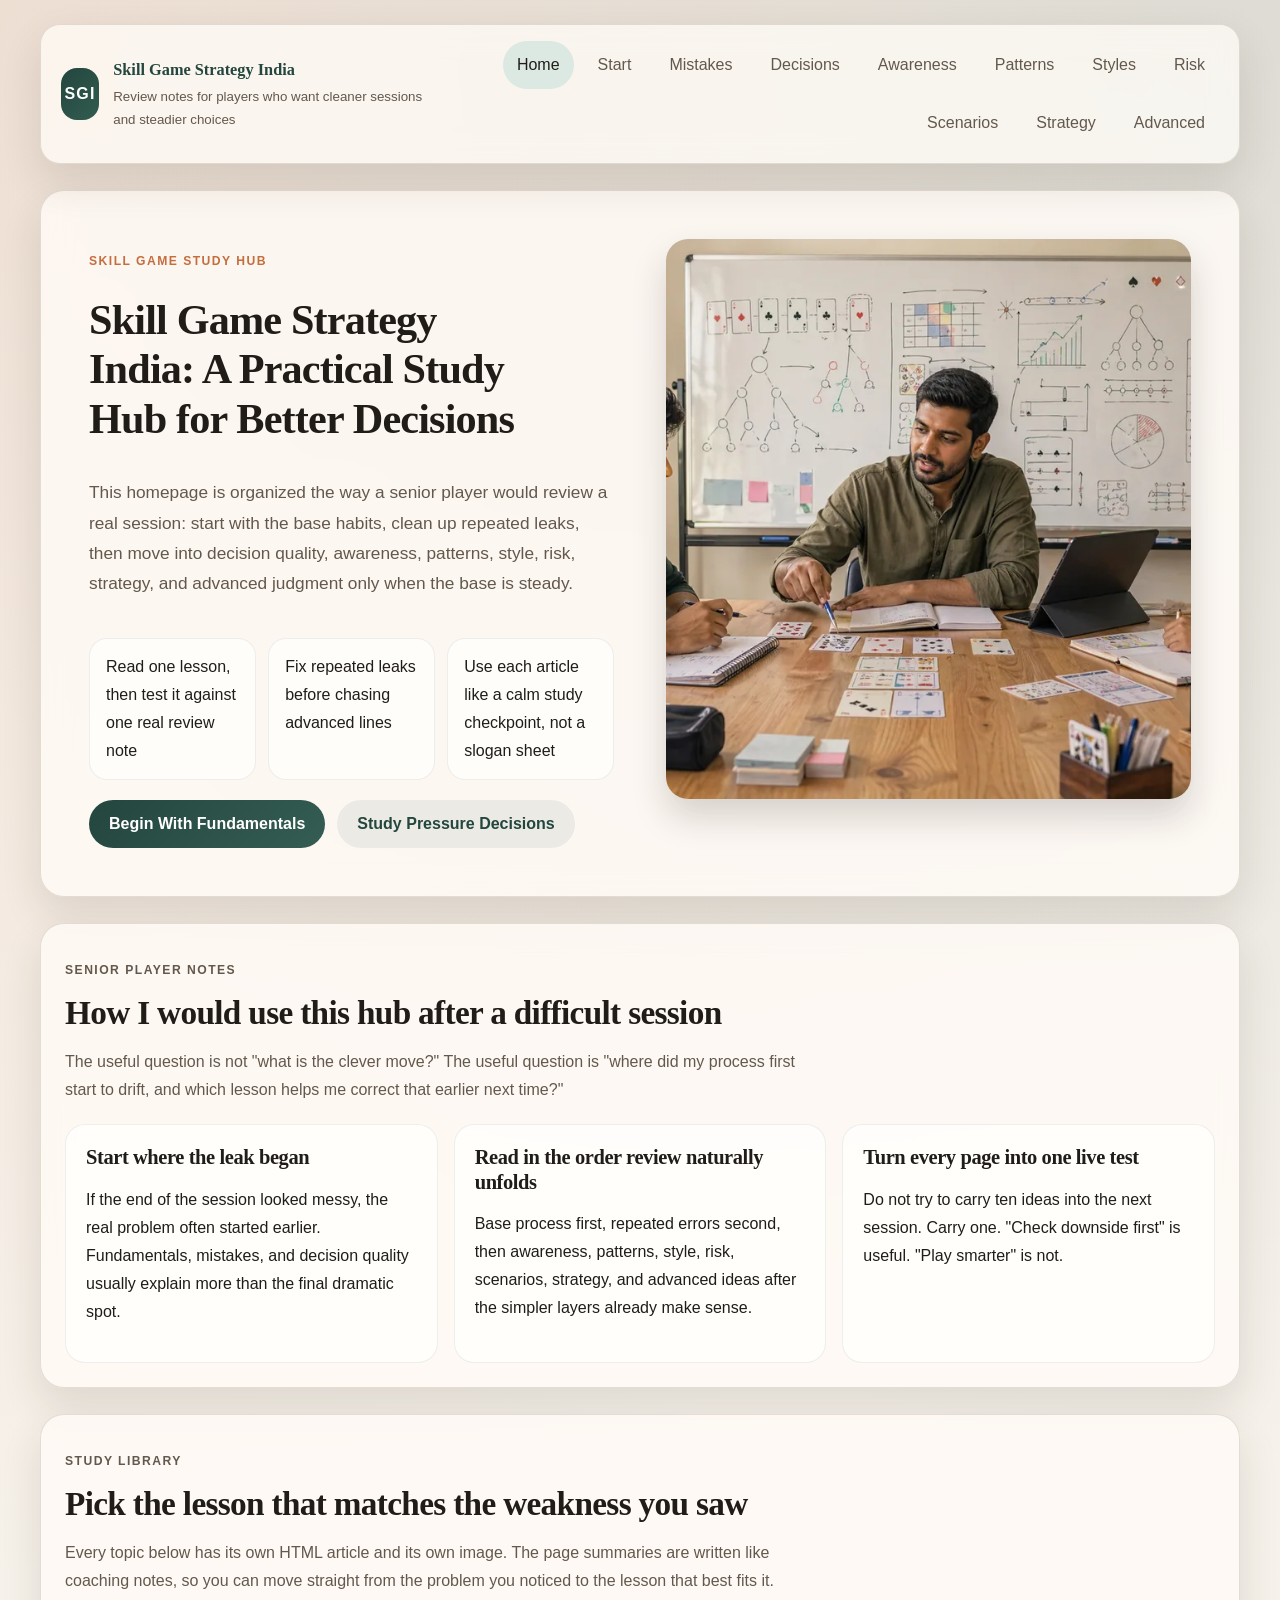
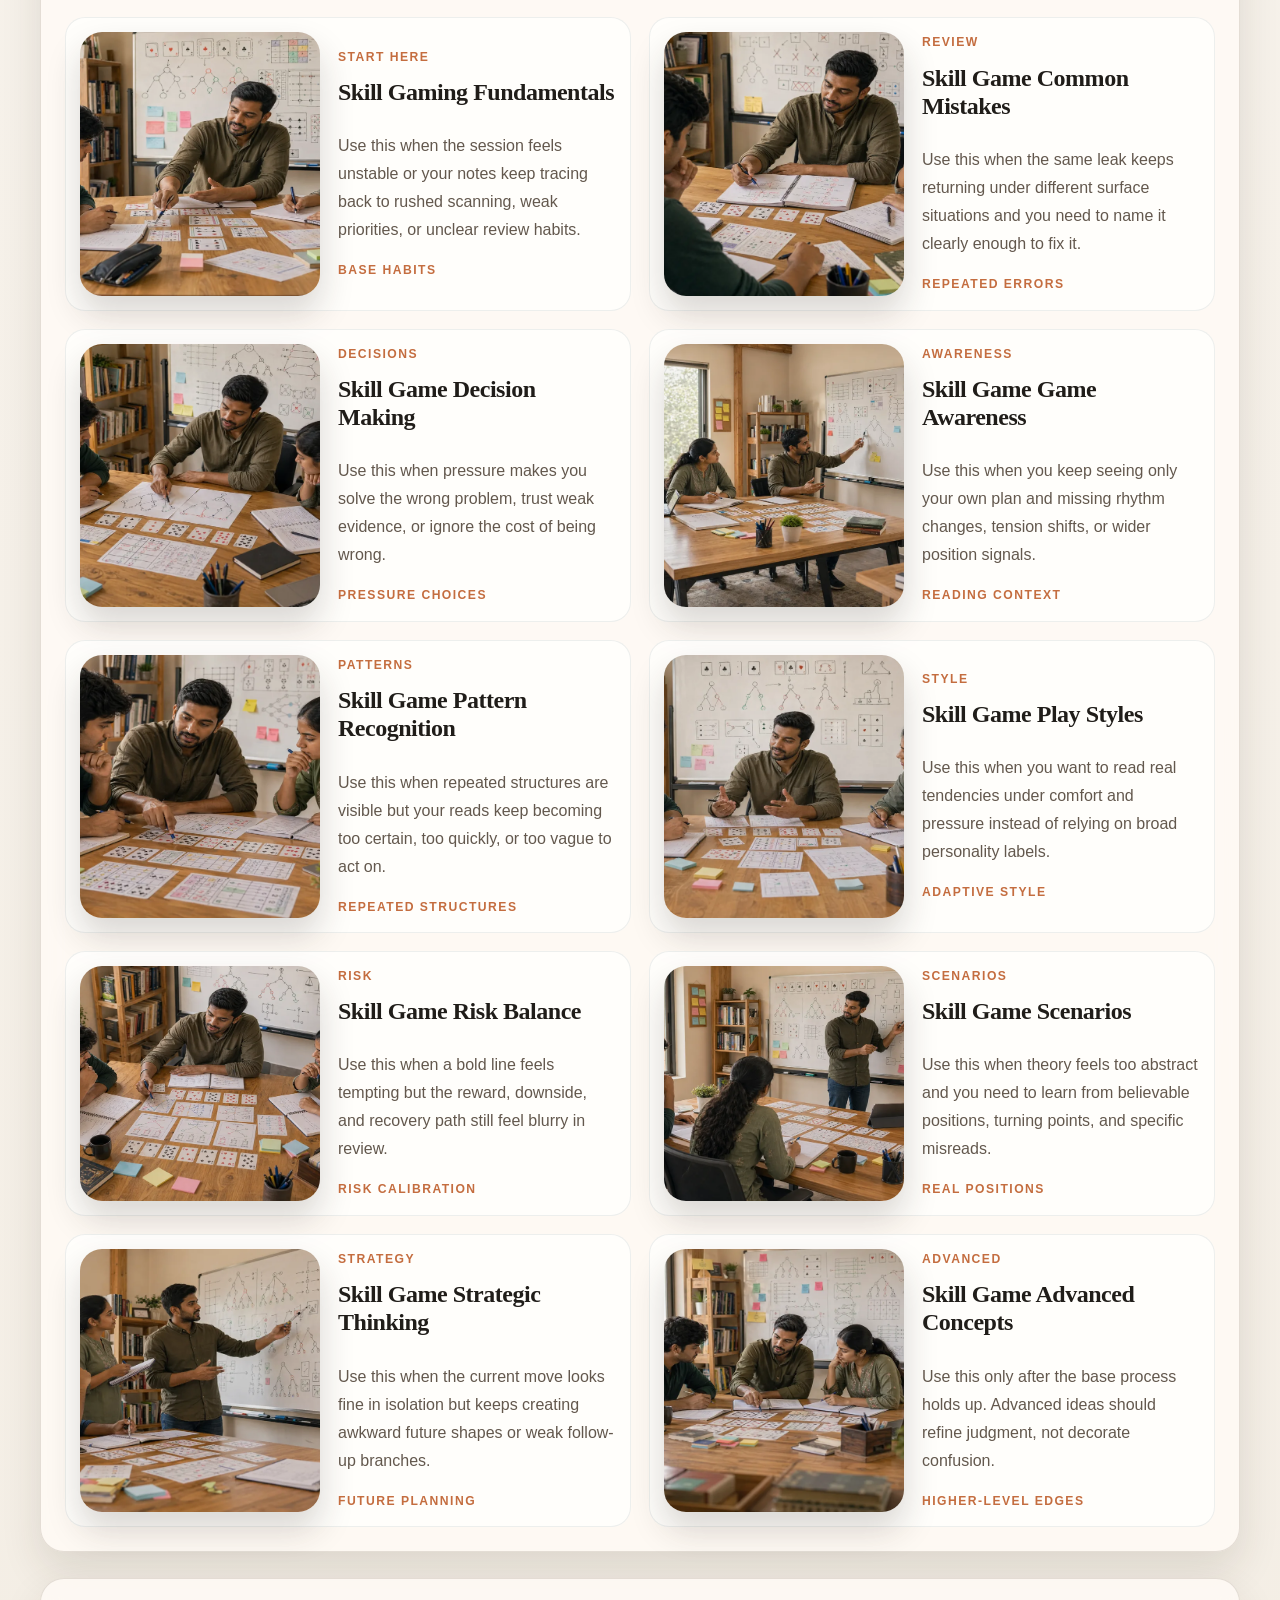
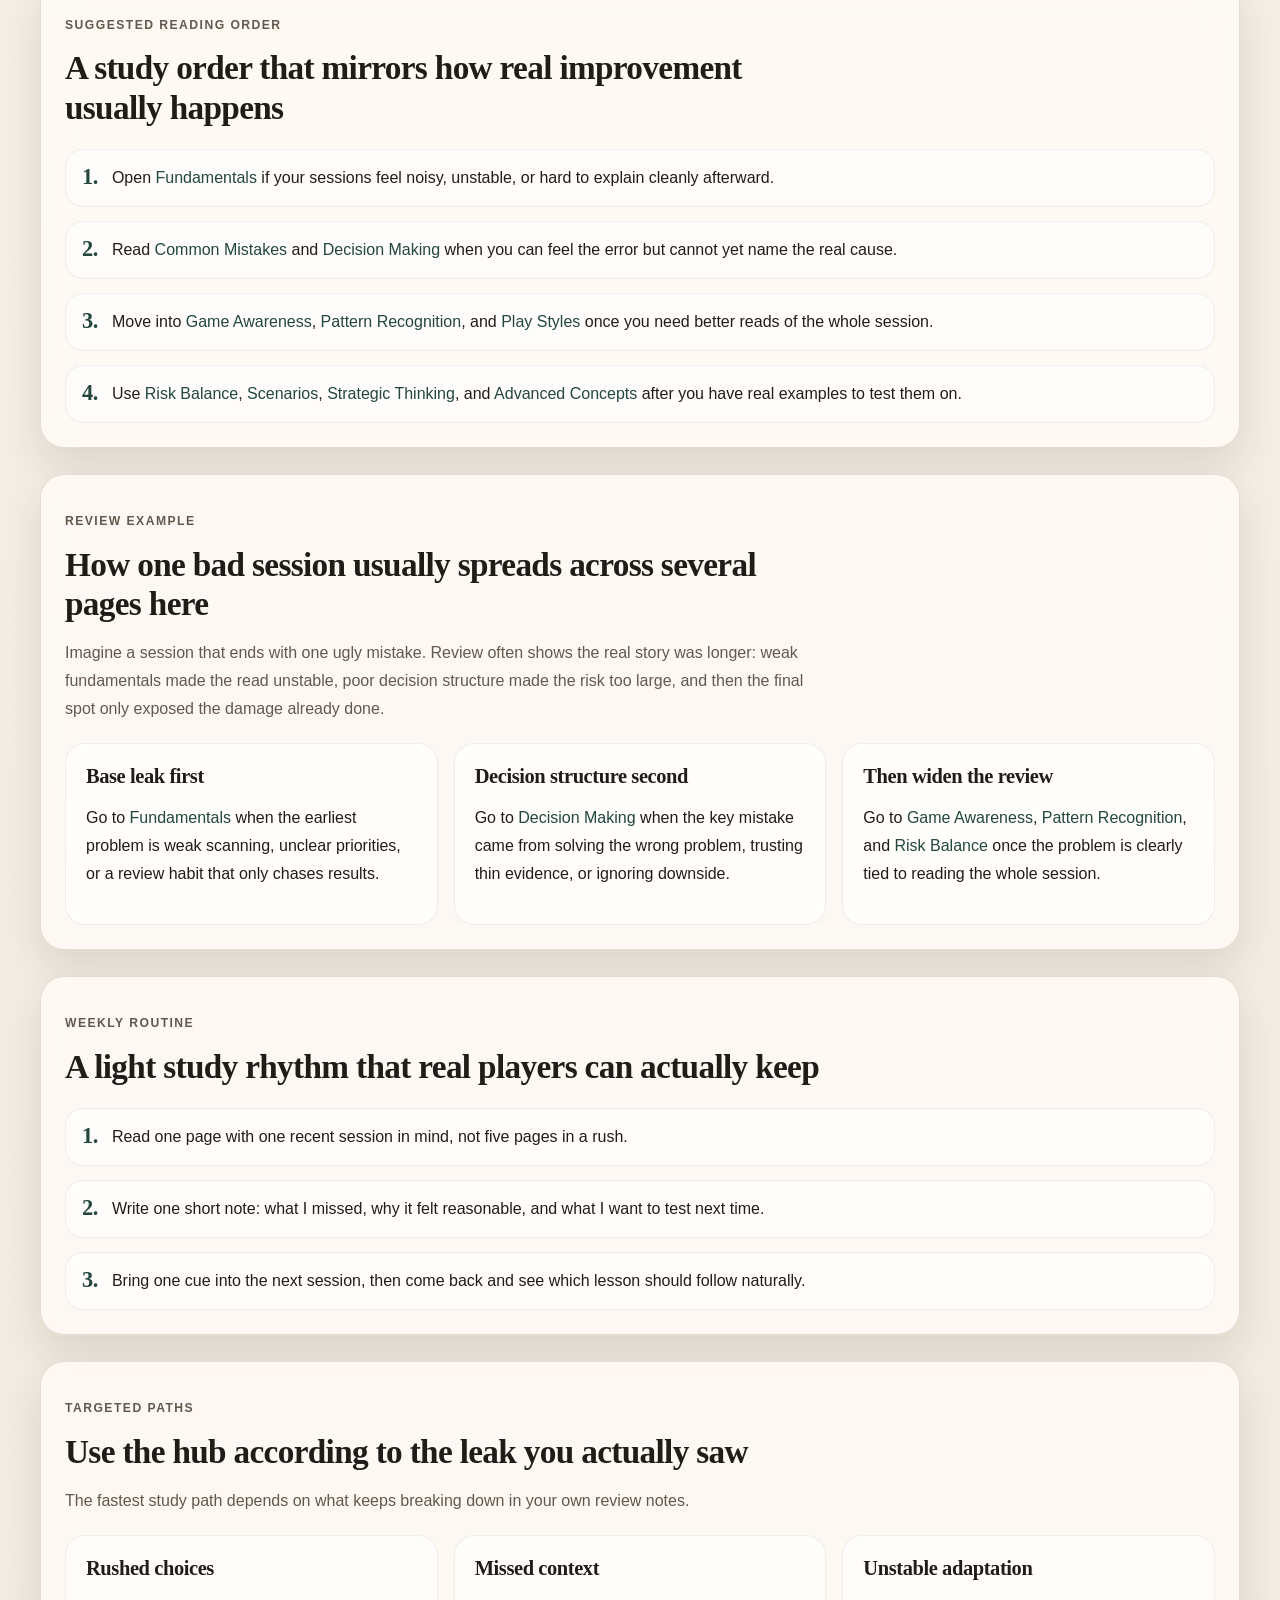
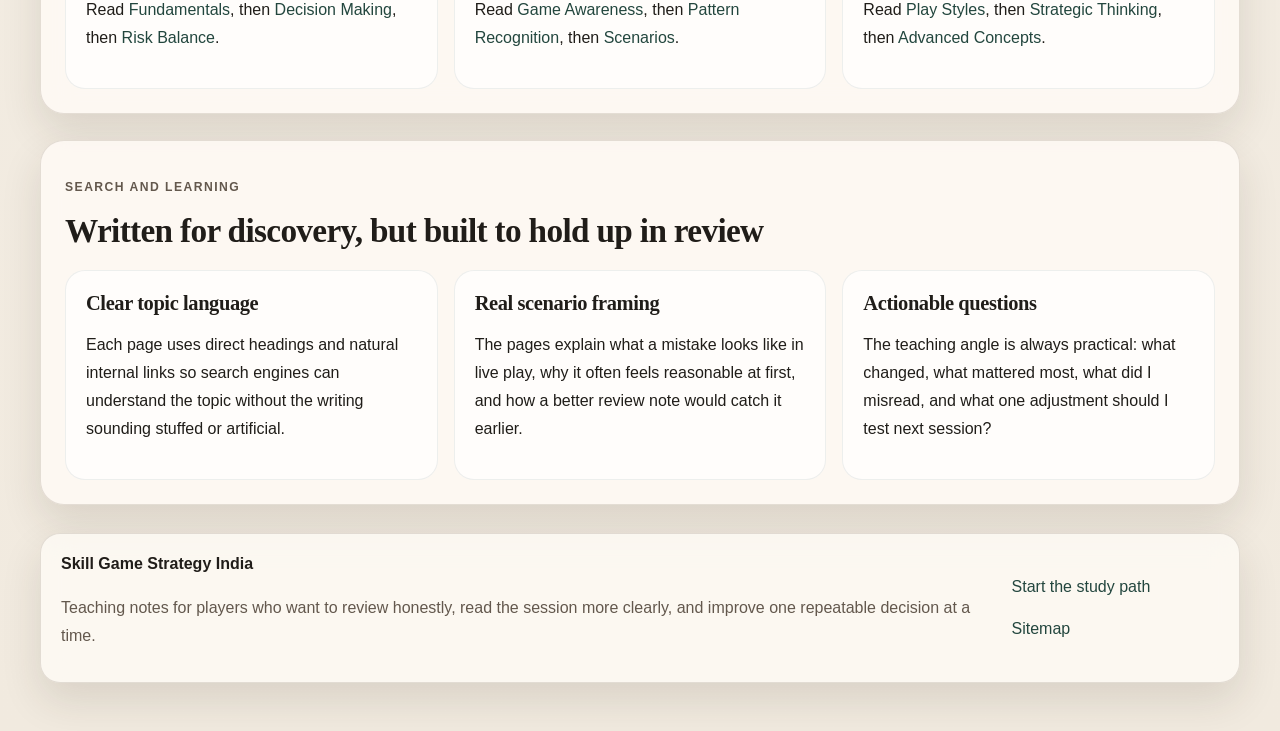
<file: index.html>
<!doctype html>
<html lang="en">
<head>
  <meta charset="utf-8" />
  <meta name="viewport" content="width=device-width, initial-scale=1" />
  <title>Skill Game Strategy India: A Practical Study Hub for Better Decisions</title>
  <meta name="description" content="A practical skill game study hub written from a serious player review desk, covering fundamentals, mistakes, decisions, awareness, styles, risk, scenarios, strategy, and advanced concepts." />
  <link rel="canonical" href="./index.html" />
  <meta property="og:type" content="website" />
  <meta property="og:title" content="Skill Game Strategy India: A Practical Study Hub for Better Decisions" />
  <meta property="og:description" content="A practical skill game study hub written from a serious player review desk, covering fundamentals, mistakes, decisions, awareness, styles, risk, scenarios, strategy, and advanced concepts." />
  <meta property="og:url" content="./index.html" />
  <meta property="og:image" content="./assets/images/overview.webp" />
  <meta name="twitter:card" content="summary_large_image" />
  <meta name="twitter:title" content="Skill Game Strategy India: A Practical Study Hub for Better Decisions" />
  <meta name="twitter:description" content="A practical skill game study hub written from a serious player review desk, covering fundamentals, mistakes, decisions, awareness, styles, risk, scenarios, strategy, and advanced concepts." />
  <meta name="twitter:image" content="./assets/images/overview.webp" />
  <link rel="stylesheet" href="assets/css/index.css" />
  <script type="application/ld+json">{
  "@context": "https://schema.org",
  "@type": "CollectionPage",
  "name": "Skill Game Strategy India: A Practical Study Hub for Better Decisions",
  "description": "A practical skill game study hub written from a serious player review desk, covering fundamentals, mistakes, decisions, awareness, styles, risk, scenarios, strategy, and advanced concepts.",
  "url": "./index.html",
  "hasPart": [
    {"@type": "Article", "headline": "Skill Gaming Fundamentals: The Base Habits Behind Better Play", "url": "./fundamentals.html"},
    {"@type": "Article", "headline": "Skill Game Common Mistakes: Repeated Leaks That Quietly Cost Good Sessions", "url": "./common-mistakes.html"},
    {"@type": "Article", "headline": "Skill Game Decision Making: How to Choose Better Lines Under Pressure", "url": "./decision-making.html"},
    {"@type": "Article", "headline": "Skill Game Game Awareness: How to Read the Whole Session More Clearly", "url": "./game-awareness.html"},
    {"@type": "Article", "headline": "Skill Game Pattern Recognition: Spotting Repeated Structures Without Forcing the Read", "url": "./pattern-recognition.html"},
    {"@type": "Article", "headline": "Skill Game Play Styles: How Different Tendencies Shape Real Decisions", "url": "./play-styles.html"},
    {"@type": "Article", "headline": "Skill Game Risk Balance: Choosing Risk That Makes Sense", "url": "./risk-balance.html"},
    {"@type": "Article", "headline": "Skill Game Scenarios: How to Learn From Real Positions Instead of Abstract Advice", "url": "./scenarios.html"},
    {"@type": "Article", "headline": "Skill Game Strategic Thinking: Planning Beyond the Immediate Move", "url": "./strategic-thinking.html"},
    {"@type": "Article", "headline": "Skill Game Advanced Concepts: Higher-Level Ideas That Only Work on a Stable Base", "url": "./advanced-concepts.html"}
  ]
}</script>
</head>
<body data-page="index">
  <div class="site-shell">
    <header class="site-header">
      <a class="brand" href="index.html">
        <span class="brand-mark">SGI</span>
        <span>
          <strong>Skill Game Strategy India</strong>
          <small>Review notes for players who want cleaner sessions and steadier choices</small>
        </span>
      </a>
      <button class="menu-toggle" type="button" aria-expanded="false" aria-controls="site-nav">Menu</button>
      <nav id="site-nav" class="site-nav"><a href="index.html" class="active">Home</a><a href="fundamentals.html">Start</a><a href="common-mistakes.html">Mistakes</a><a href="decision-making.html">Decisions</a><a href="game-awareness.html">Awareness</a><a href="pattern-recognition.html">Patterns</a><a href="play-styles.html">Styles</a><a href="risk-balance.html">Risk</a><a href="scenarios.html">Scenarios</a><a href="strategic-thinking.html">Strategy</a><a href="advanced-concepts.html">Advanced</a></nav>
    </header>
    <main>
      <section class="hero home-hero">
        <div class="hero-copy">
          <p class="eyebrow">Skill Game Study Hub</p>
          <h1>Skill Game Strategy India: A Practical Study Hub for Better Decisions</h1>
          <p class="hero-summary">This homepage is organized the way a senior player would review a real session: start with the base habits, clean up repeated leaks, then move into decision quality, awareness, patterns, style, risk, strategy, and advanced judgment only when the base is steady.</p>
          <div class="hero-points">
            <span>Read one lesson, then test it against one real review note</span>
            <span>Fix repeated leaks before chasing advanced lines</span>
            <span>Use each article like a calm study checkpoint, not a slogan sheet</span>
          </div>
          <div class="hero-actions">
            <a class="button primary" href="fundamentals.html">Begin With Fundamentals</a>
            <a class="button secondary" href="decision-making.html">Study Pressure Decisions</a>
          </div>
        </div>
        <div class="hero-visual">
          <img src="assets/images/overview.webp" alt="Skill Game Strategy India study desk with whiteboard notes, notebook, and calm strategy review setup" loading="eager" />
        </div>
      </section>
      <section class="story-panel">
        <div class="section-heading">
          <p class="eyebrow">Senior Player Notes</p>
          <h2>How I would use this hub after a difficult session</h2>
          <p>The useful question is not "what is the clever move?" The useful question is "where did my process first start to drift, and which lesson helps me correct that earlier next time?"</p>
        </div>
        <div class="story-grid">
          <div class="story-card"><h3>Start where the leak began</h3><p>If the end of the session looked messy, the real problem often started earlier. Fundamentals, mistakes, and decision quality usually explain more than the final dramatic spot.</p></div>
          <div class="story-card"><h3>Read in the order review naturally unfolds</h3><p>Base process first, repeated errors second, then awareness, patterns, style, risk, scenarios, strategy, and advanced ideas after the simpler layers already make sense.</p></div>
          <div class="story-card"><h3>Turn every page into one live test</h3><p>Do not try to carry ten ideas into the next session. Carry one. "Check downside first" is useful. "Play smarter" is not.</p></div>
        </div>
      </section>
      <section class="hub-grid-section">
        <div class="section-heading">
          <p class="eyebrow">Study Library</p>
          <h2>Pick the lesson that matches the weakness you saw</h2>
          <p>Every topic below has its own HTML article and its own image. The page summaries are written like coaching notes, so you can move straight from the problem you noticed to the lesson that best fits it.</p>
        </div>
        <div class="guide-grid">
          <a class="guide-card" href="fundamentals.html"><img src="assets/images/fundamentals.webp" alt="Skill gaming fundamentals study scene" loading="lazy" /><div class="guide-card-copy"><span class="eyebrow">Start Here</span><h3>Skill Gaming Fundamentals</h3><p>Use this when the session feels unstable or your notes keep tracing back to rushed scanning, weak priorities, or unclear review habits.</p><span class="guide-meta">Base habits</span></div></a>
          <a class="guide-card" href="common-mistakes.html"><img src="assets/images/common-mistakes.webp" alt="Skill game common mistakes review scene" loading="lazy" /><div class="guide-card-copy"><span class="eyebrow">Review</span><h3>Skill Game Common Mistakes</h3><p>Use this when the same leak keeps returning under different surface situations and you need to name it clearly enough to fix it.</p><span class="guide-meta">Repeated errors</span></div></a>
          <a class="guide-card" href="decision-making.html"><img src="assets/images/decision-making.webp" alt="Skill game decision making study scene" loading="lazy" /><div class="guide-card-copy"><span class="eyebrow">Decisions</span><h3>Skill Game Decision Making</h3><p>Use this when pressure makes you solve the wrong problem, trust weak evidence, or ignore the cost of being wrong.</p><span class="guide-meta">Pressure choices</span></div></a>
          <a class="guide-card" href="game-awareness.html"><img src="assets/images/game-awareness.webp" alt="Skill game awareness practice scene" loading="lazy" /><div class="guide-card-copy"><span class="eyebrow">Awareness</span><h3>Skill Game Game Awareness</h3><p>Use this when you keep seeing only your own plan and missing rhythm changes, tension shifts, or wider position signals.</p><span class="guide-meta">Reading context</span></div></a>
          <a class="guide-card" href="pattern-recognition.html"><img src="assets/images/pattern-recognition.webp" alt="Skill game pattern recognition study setup" loading="lazy" /><div class="guide-card-copy"><span class="eyebrow">Patterns</span><h3>Skill Game Pattern Recognition</h3><p>Use this when repeated structures are visible but your reads keep becoming too certain, too quickly, or too vague to act on.</p><span class="guide-meta">Repeated structures</span></div></a>
          <a class="guide-card" href="play-styles.html"><img src="assets/images/play-styles.webp" alt="Skill game play styles comparison workspace" loading="lazy" /><div class="guide-card-copy"><span class="eyebrow">Style</span><h3>Skill Game Play Styles</h3><p>Use this when you want to read real tendencies under comfort and pressure instead of relying on broad personality labels.</p><span class="guide-meta">Adaptive style</span></div></a>
          <a class="guide-card" href="risk-balance.html"><img src="assets/images/risk-balance.webp" alt="Skill game risk balance learning scene" loading="lazy" /><div class="guide-card-copy"><span class="eyebrow">Risk</span><h3>Skill Game Risk Balance</h3><p>Use this when a bold line feels tempting but the reward, downside, and recovery path still feel blurry in review.</p><span class="guide-meta">Risk calibration</span></div></a>
          <a class="guide-card" href="scenarios.html"><img src="assets/images/scenarios.webp" alt="Skill game scenario study scene" loading="lazy" /><div class="guide-card-copy"><span class="eyebrow">Scenarios</span><h3>Skill Game Scenarios</h3><p>Use this when theory feels too abstract and you need to learn from believable positions, turning points, and specific misreads.</p><span class="guide-meta">Real positions</span></div></a>
          <a class="guide-card" href="strategic-thinking.html"><img src="assets/images/strategic-thinking.webp" alt="Skill game strategic thinking workspace" loading="lazy" /><div class="guide-card-copy"><span class="eyebrow">Strategy</span><h3>Skill Game Strategic Thinking</h3><p>Use this when the current move looks fine in isolation but keeps creating awkward future shapes or weak follow-up branches.</p><span class="guide-meta">Future planning</span></div></a>
          <a class="guide-card" href="advanced-concepts.html"><img src="assets/images/advanced-concepts.webp" alt="Skill game advanced concepts study scene" loading="lazy" /><div class="guide-card-copy"><span class="eyebrow">Advanced</span><h3>Skill Game Advanced Concepts</h3><p>Use this only after the base process holds up. Advanced ideas should refine judgment, not decorate confusion.</p><span class="guide-meta">Higher-level edges</span></div></a>
        </div>
      </section>
      <section class="pathway-panel">
        <div class="section-heading">
          <p class="eyebrow">Suggested Reading Order</p>
          <h2>A study order that mirrors how real improvement usually happens</h2>
        </div>
        <div class="pathway-steps">
          <div class="path-step"><strong>1.</strong><span>Open <a href="fundamentals.html">Fundamentals</a> if your sessions feel noisy, unstable, or hard to explain cleanly afterward.</span></div>
          <div class="path-step"><strong>2.</strong><span>Read <a href="common-mistakes.html">Common Mistakes</a> and <a href="decision-making.html">Decision Making</a> when you can feel the error but cannot yet name the real cause.</span></div>
          <div class="path-step"><strong>3.</strong><span>Move into <a href="game-awareness.html">Game Awareness</a>, <a href="pattern-recognition.html">Pattern Recognition</a>, and <a href="play-styles.html">Play Styles</a> once you need better reads of the whole session.</span></div>
          <div class="path-step"><strong>4.</strong><span>Use <a href="risk-balance.html">Risk Balance</a>, <a href="scenarios.html">Scenarios</a>, <a href="strategic-thinking.html">Strategic Thinking</a>, and <a href="advanced-concepts.html">Advanced Concepts</a> after you have real examples to test them on.</span></div>
        </div>
      </section>
      <section class="story-panel">
        <div class="section-heading">
          <p class="eyebrow">Review Example</p>
          <h2>How one bad session usually spreads across several pages here</h2>
          <p>Imagine a session that ends with one ugly mistake. Review often shows the real story was longer: weak fundamentals made the read unstable, poor decision structure made the risk too large, and then the final spot only exposed the damage already done.</p>
        </div>
        <div class="story-grid">
          <div class="story-card"><h3>Base leak first</h3><p>Go to <a href="fundamentals.html">Fundamentals</a> when the earliest problem is weak scanning, unclear priorities, or a review habit that only chases results.</p></div>
          <div class="story-card"><h3>Decision structure second</h3><p>Go to <a href="decision-making.html">Decision Making</a> when the key mistake came from solving the wrong problem, trusting thin evidence, or ignoring downside.</p></div>
          <div class="story-card"><h3>Then widen the review</h3><p>Go to <a href="game-awareness.html">Game Awareness</a>, <a href="pattern-recognition.html">Pattern Recognition</a>, and <a href="risk-balance.html">Risk Balance</a> once the problem is clearly tied to reading the whole session.</p></div>
        </div>
      </section>
      <section class="pathway-panel">
        <div class="section-heading">
          <p class="eyebrow">Weekly Routine</p>
          <h2>A light study rhythm that real players can actually keep</h2>
        </div>
        <div class="pathway-steps">
          <div class="path-step"><strong>1.</strong><span>Read one page with one recent session in mind, not five pages in a rush.</span></div>
          <div class="path-step"><strong>2.</strong><span>Write one short note: what I missed, why it felt reasonable, and what I want to test next time.</span></div>
          <div class="path-step"><strong>3.</strong><span>Bring one cue into the next session, then come back and see which lesson should follow naturally.</span></div>
        </div>
      </section>
      <section class="hub-grid-section">
        <div class="section-heading">
          <p class="eyebrow">Targeted Paths</p>
          <h2>Use the hub according to the leak you actually saw</h2>
          <p>The fastest study path depends on what keeps breaking down in your own review notes.</p>
        </div>
        <div class="story-grid">
          <div class="story-card"><h3>Rushed choices</h3><p>Read <a href="fundamentals.html">Fundamentals</a>, then <a href="decision-making.html">Decision Making</a>, then <a href="risk-balance.html">Risk Balance</a>.</p></div>
          <div class="story-card"><h3>Missed context</h3><p>Read <a href="game-awareness.html">Game Awareness</a>, then <a href="pattern-recognition.html">Pattern Recognition</a>, then <a href="scenarios.html">Scenarios</a>.</p></div>
          <div class="story-card"><h3>Unstable adaptation</h3><p>Read <a href="play-styles.html">Play Styles</a>, then <a href="strategic-thinking.html">Strategic Thinking</a>, then <a href="advanced-concepts.html">Advanced Concepts</a>.</p></div>
        </div>
      </section>
      <section class="story-panel">
        <div class="section-heading">
          <p class="eyebrow">Search And Learning</p>
          <h2>Written for discovery, but built to hold up in review</h2>
        </div>
        <div class="story-grid">
          <div class="story-card"><h3>Clear topic language</h3><p>Each page uses direct headings and natural internal links so search engines can understand the topic without the writing sounding stuffed or artificial.</p></div>
          <div class="story-card"><h3>Real scenario framing</h3><p>The pages explain what a mistake looks like in live play, why it often feels reasonable at first, and how a better review note would catch it earlier.</p></div>
          <div class="story-card"><h3>Actionable questions</h3><p>The teaching angle is always practical: what changed, what mattered most, what did I misread, and what one adjustment should I test next session?</p></div>
        </div>
      </section>
    </main>
    <footer class="site-footer">
      <div>
        <strong>Skill Game Strategy India</strong>
        <p>Teaching notes for players who want to review honestly, read the session more clearly, and improve one repeatable decision at a time.</p>
      </div>
      <div class="footer-links">
        <a href="fundamentals.html">Start the study path</a>
        <a href="sitemap.xml">Sitemap</a>
      </div>
    </footer>
  </div>
  <script src="assets/js/index.js"></script>
</body>
</html>
</file>
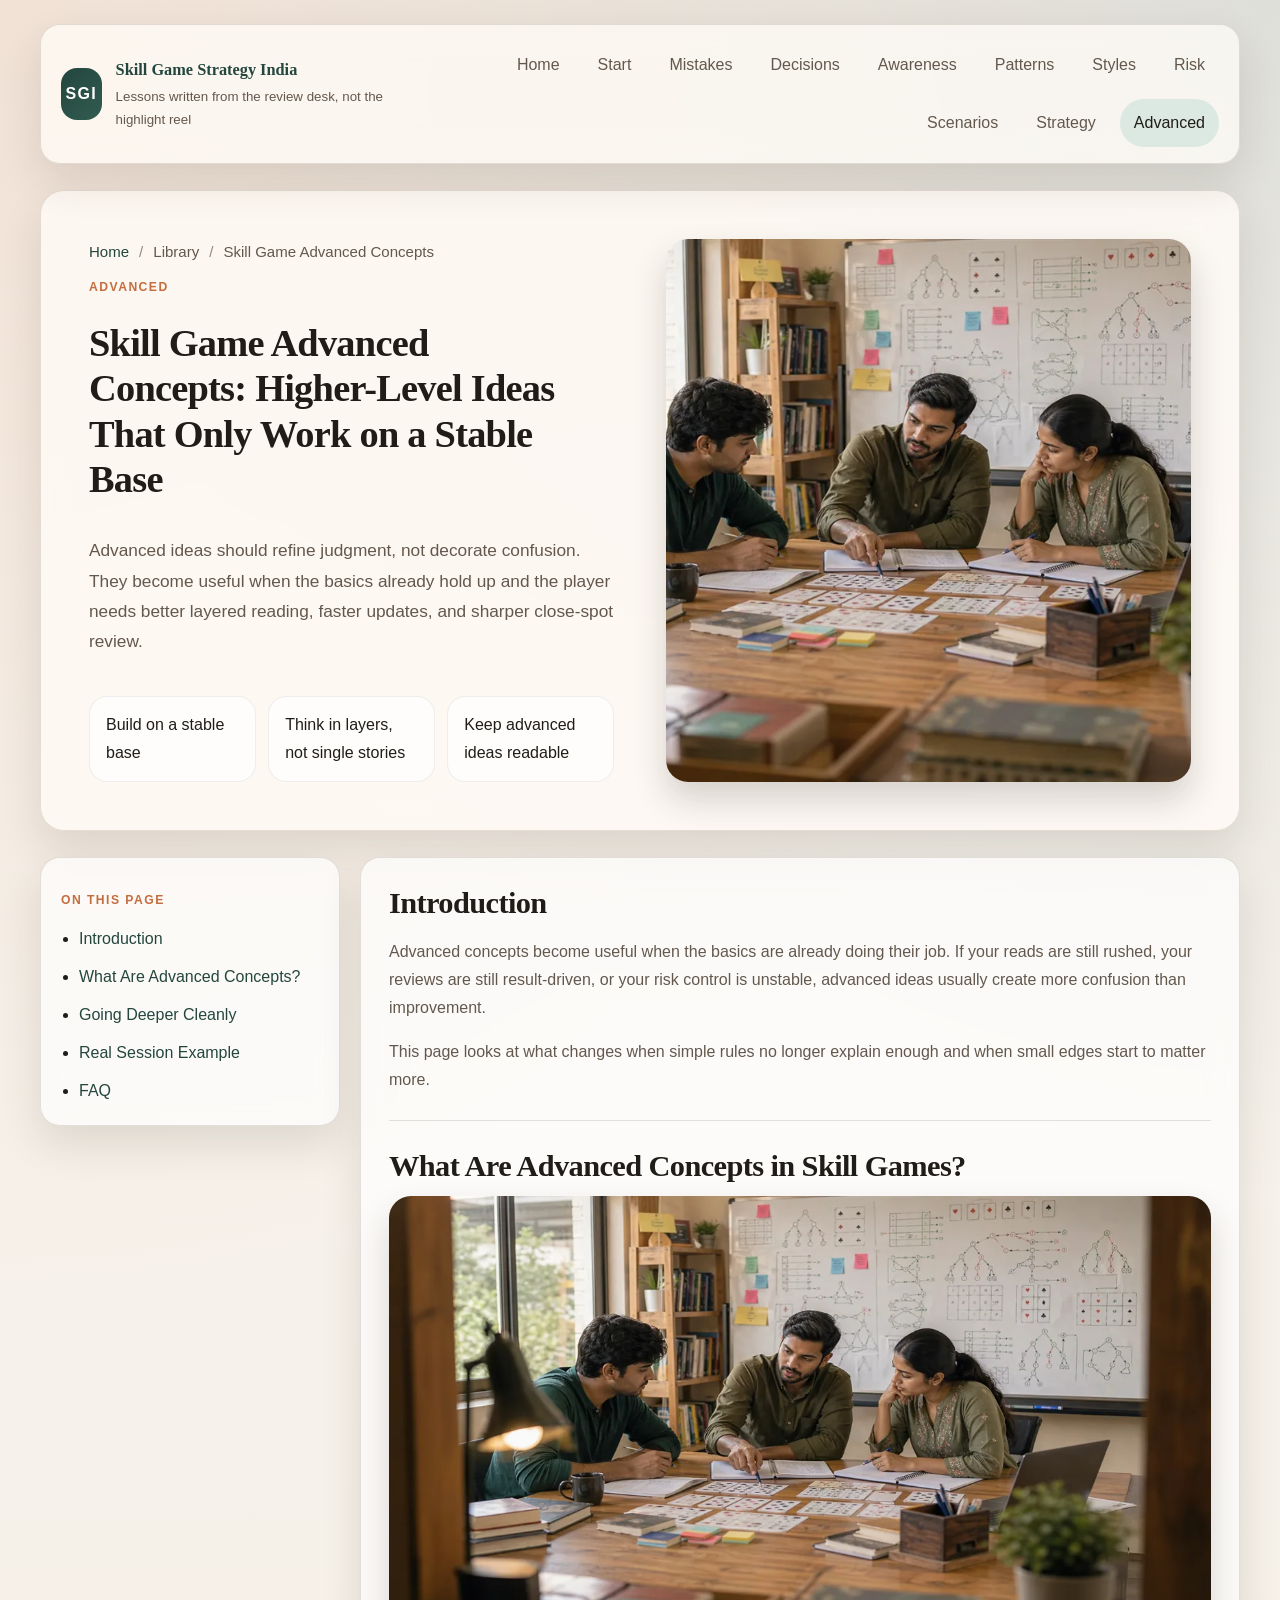
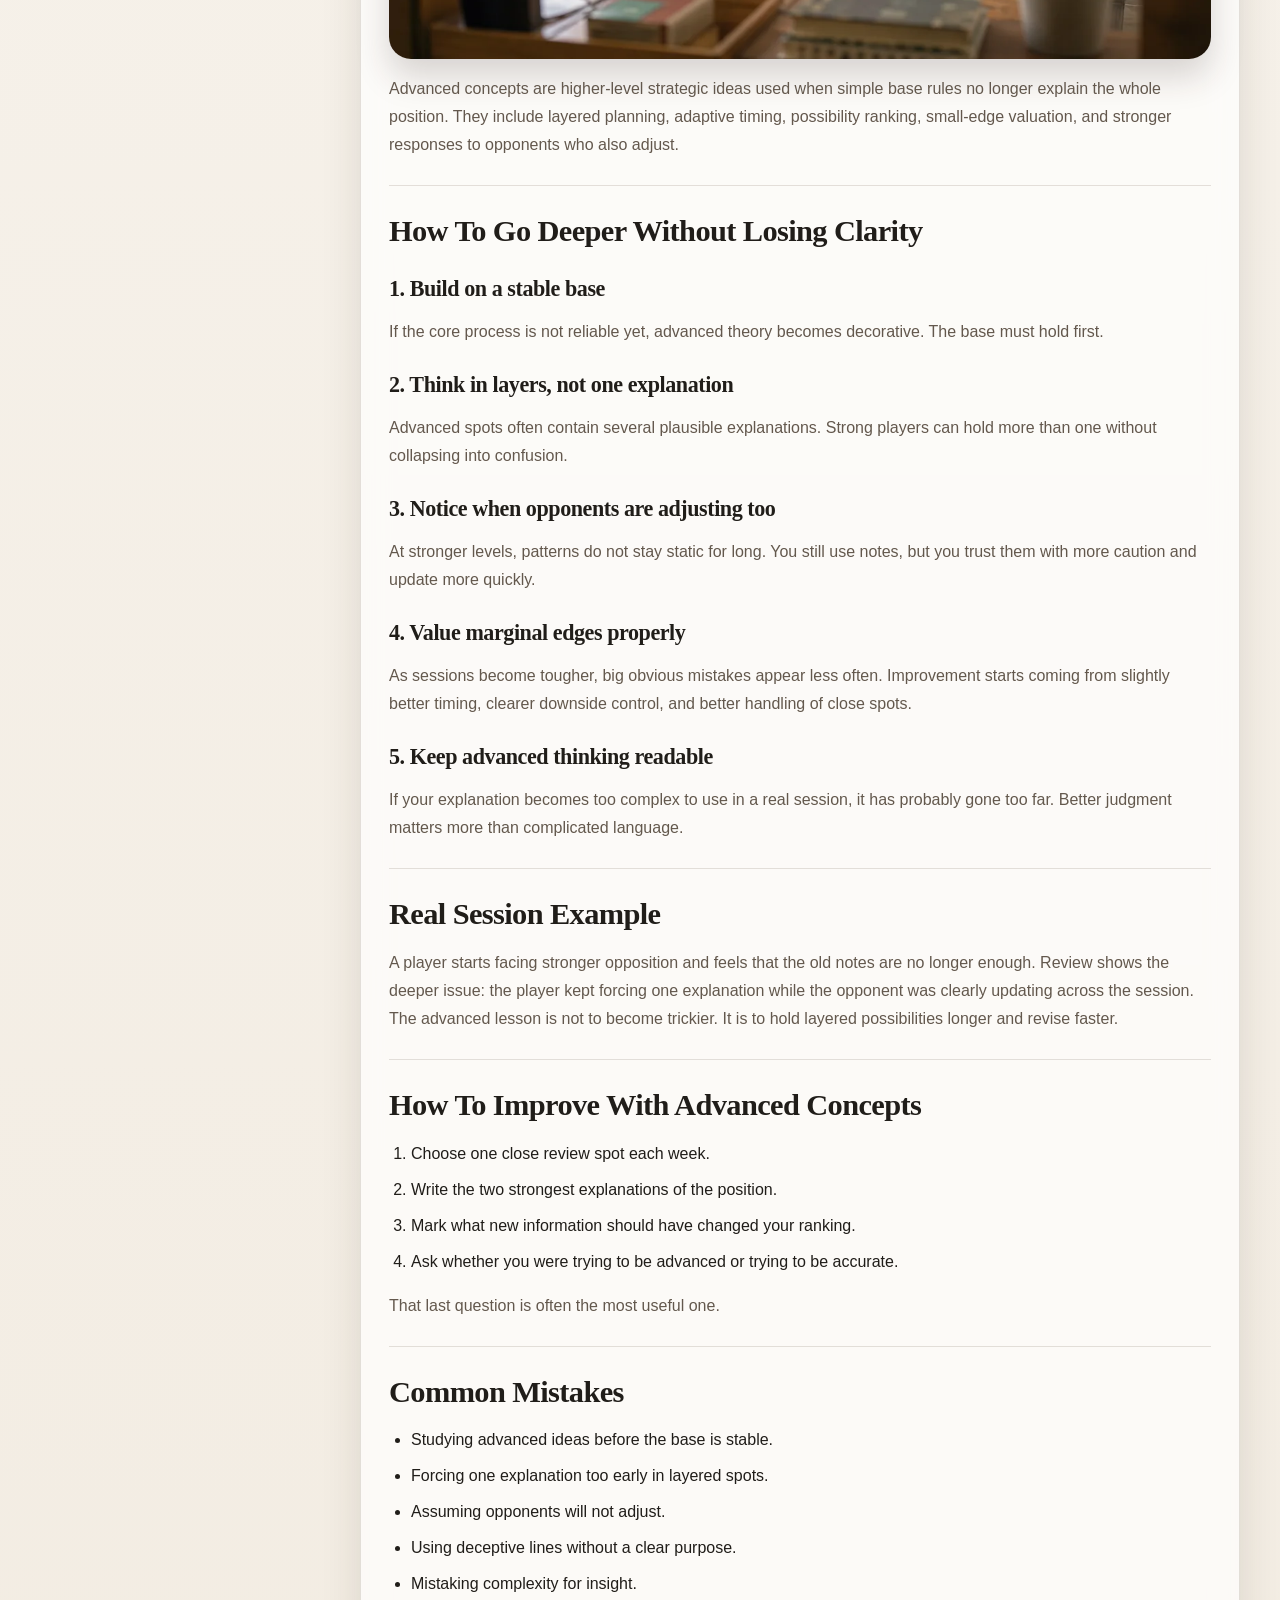
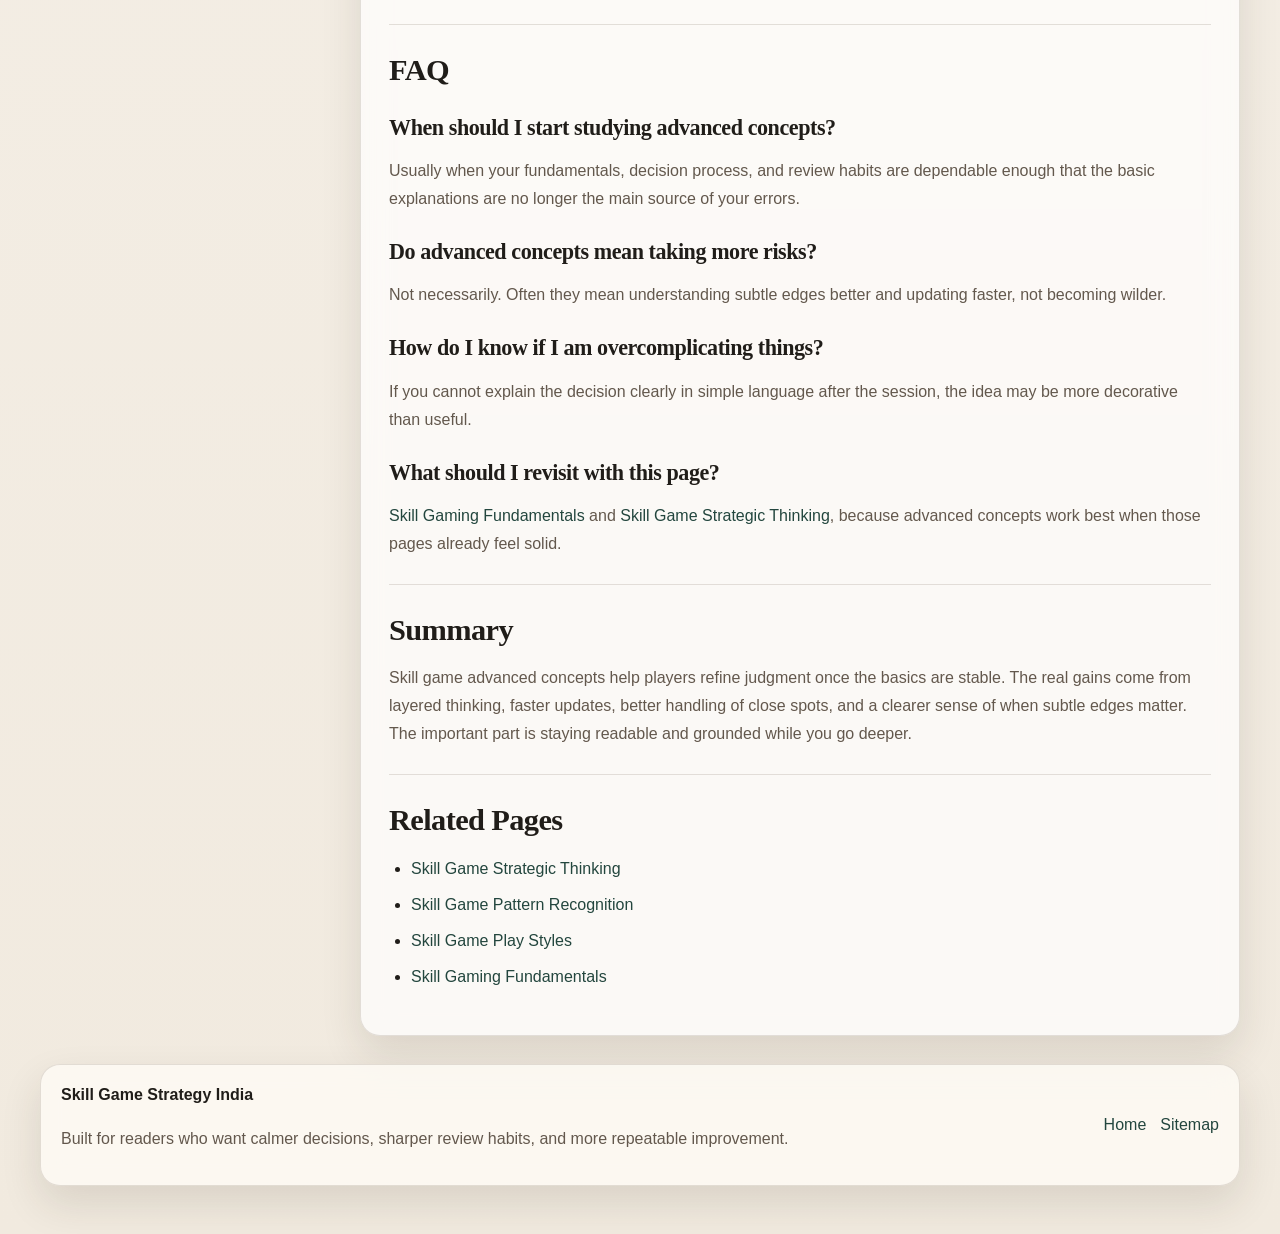
<file: advanced-concepts.html>
<!doctype html>
<html lang="en">
<head><meta charset="utf-8" /><meta name="viewport" content="width=device-width, initial-scale=1" /><title>Skill Game Advanced Concepts: Higher-Level Ideas That Only Work on a Stable Base</title><meta name="description" content="Learn practical advanced concepts for skill games, including layered thinking, faster adaptation, close-spot review, and how to go deeper without becoming decorative." /><link rel="canonical" href="./advanced-concepts.html" /><meta property="og:image" content="./assets/images/advanced-concepts.webp" /><link rel="stylesheet" href="assets/css/index.css" /></head>
<body data-page="advanced-concepts"><div class="site-shell"><header class="site-header"><a class="brand" href="index.html"><span class="brand-mark">SGI</span><span><strong>Skill Game Strategy India</strong><small>Lessons written from the review desk, not the highlight reel</small></span></a><button class="menu-toggle" type="button" aria-expanded="false" aria-controls="site-nav">Menu</button><nav id="site-nav" class="site-nav"><a href="index.html">Home</a><a href="fundamentals.html">Start</a><a href="common-mistakes.html">Mistakes</a><a href="decision-making.html">Decisions</a><a href="game-awareness.html">Awareness</a><a href="pattern-recognition.html">Patterns</a><a href="play-styles.html">Styles</a><a href="risk-balance.html">Risk</a><a href="scenarios.html">Scenarios</a><a href="strategic-thinking.html">Strategy</a><a href="advanced-concepts.html" class="active">Advanced</a></nav></header><main>
<section class="hero article-hero"><div class="hero-copy"><nav class="breadcrumbs"><a href="index.html">Home</a><span>Library</span><span>Skill Game Advanced Concepts</span></nav><p class="eyebrow">Advanced</p><h1>Skill Game Advanced Concepts: Higher-Level Ideas That Only Work on a Stable Base</h1><p class="hero-summary">Advanced ideas should refine judgment, not decorate confusion. They become useful when the basics already hold up and the player needs better layered reading, faster updates, and sharper close-spot review.</p><div class="hero-points"><span>Build on a stable base</span><span>Think in layers, not single stories</span><span>Keep advanced ideas readable</span></div></div><div class="hero-visual"><img src="assets/images/advanced-concepts.webp" alt="Skill game advanced concepts study scene with layered notes, diagrams, and focused analysis workspace" loading="eager" /></div></section>
<section class="page-layout"><aside class="page-toc"><div class="toc-card"><p class="toc-label">On This Page</p><ul><li><a href="#introduction">Introduction</a></li><li><a href="#what-are">What Are Advanced Concepts?</a></li><li><a href="#going-deeper">Going Deeper Cleanly</a></li><li><a href="#real-session-example">Real Session Example</a></li><li><a href="#faq">FAQ</a></li></ul></div></aside><article class="article-card"><div class="article-body">
<h2 id="introduction">Introduction</h2><p>Advanced concepts become useful when the basics are already doing their job. If your reads are still rushed, your reviews are still result-driven, or your risk control is unstable, advanced ideas usually create more confusion than improvement.</p><p>This page looks at what changes when simple rules no longer explain enough and when small edges start to matter more.</p><hr class="divider" />
<h2 id="what-are">What Are Advanced Concepts in Skill Games?</h2><figure class="feature-image"><img src="assets/images/advanced-concepts.webp" alt="Skill game advanced concepts study scene with layered notes, diagrams, and focused analysis workspace" loading="lazy" /></figure><p>Advanced concepts are higher-level strategic ideas used when simple base rules no longer explain the whole position. They include layered planning, adaptive timing, possibility ranking, small-edge valuation, and stronger responses to opponents who also adjust.</p><hr class="divider" />
<h2 id="going-deeper">How To Go Deeper Without Losing Clarity</h2><h3>1. Build on a stable base</h3><p>If the core process is not reliable yet, advanced theory becomes decorative. The base must hold first.</p><h3>2. Think in layers, not one explanation</h3><p>Advanced spots often contain several plausible explanations. Strong players can hold more than one without collapsing into confusion.</p><h3>3. Notice when opponents are adjusting too</h3><p>At stronger levels, patterns do not stay static for long. You still use notes, but you trust them with more caution and update more quickly.</p><h3>4. Value marginal edges properly</h3><p>As sessions become tougher, big obvious mistakes appear less often. Improvement starts coming from slightly better timing, clearer downside control, and better handling of close spots.</p><h3>5. Keep advanced thinking readable</h3><p>If your explanation becomes too complex to use in a real session, it has probably gone too far. Better judgment matters more than complicated language.</p><hr class="divider" />
<h2 id="real-session-example">Real Session Example</h2><p>A player starts facing stronger opposition and feels that the old notes are no longer enough. Review shows the deeper issue: the player kept forcing one explanation while the opponent was clearly updating across the session. The advanced lesson is not to become trickier. It is to hold layered possibilities longer and revise faster.</p><hr class="divider" />
<h2>How To Improve With Advanced Concepts</h2><ol><li>Choose one close review spot each week.</li><li>Write the two strongest explanations of the position.</li><li>Mark what new information should have changed your ranking.</li><li>Ask whether you were trying to be advanced or trying to be accurate.</li></ol><p>That last question is often the most useful one.</p><hr class="divider" />
<h2>Common Mistakes</h2><ul><li>Studying advanced ideas before the base is stable.</li><li>Forcing one explanation too early in layered spots.</li><li>Assuming opponents will not adjust.</li><li>Using deceptive lines without a clear purpose.</li><li>Mistaking complexity for insight.</li></ul><hr class="divider" />
<h2 id="faq">FAQ</h2><h3>When should I start studying advanced concepts?</h3><p>Usually when your fundamentals, decision process, and review habits are dependable enough that the basic explanations are no longer the main source of your errors.</p><h3>Do advanced concepts mean taking more risks?</h3><p>Not necessarily. Often they mean understanding subtle edges better and updating faster, not becoming wilder.</p><h3>How do I know if I am overcomplicating things?</h3><p>If you cannot explain the decision clearly in simple language after the session, the idea may be more decorative than useful.</p><h3>What should I revisit with this page?</h3><p><a href="fundamentals.html">Skill Gaming Fundamentals</a> and <a href="strategic-thinking.html">Skill Game Strategic Thinking</a>, because advanced concepts work best when those pages already feel solid.</p><hr class="divider" />
<h2>Summary</h2><p>Skill game advanced concepts help players refine judgment once the basics are stable. The real gains come from layered thinking, faster updates, better handling of close spots, and a clearer sense of when subtle edges matter. The important part is staying readable and grounded while you go deeper.</p><hr class="divider" />
<h2>Related Pages</h2><ul><li><a href="strategic-thinking.html">Skill Game Strategic Thinking</a></li><li><a href="pattern-recognition.html">Skill Game Pattern Recognition</a></li><li><a href="play-styles.html">Skill Game Play Styles</a></li><li><a href="fundamentals.html">Skill Gaming Fundamentals</a></li></ul>
</div></article></section></main><footer class="site-footer"><div><strong>Skill Game Strategy India</strong><p>Built for readers who want calmer decisions, sharper review habits, and more repeatable improvement.</p></div><div class="footer-links"><a href="index.html">Home</a><a href="sitemap.xml">Sitemap</a></div></footer></div><script src="assets/js/index.js"></script></body></html>
</file>
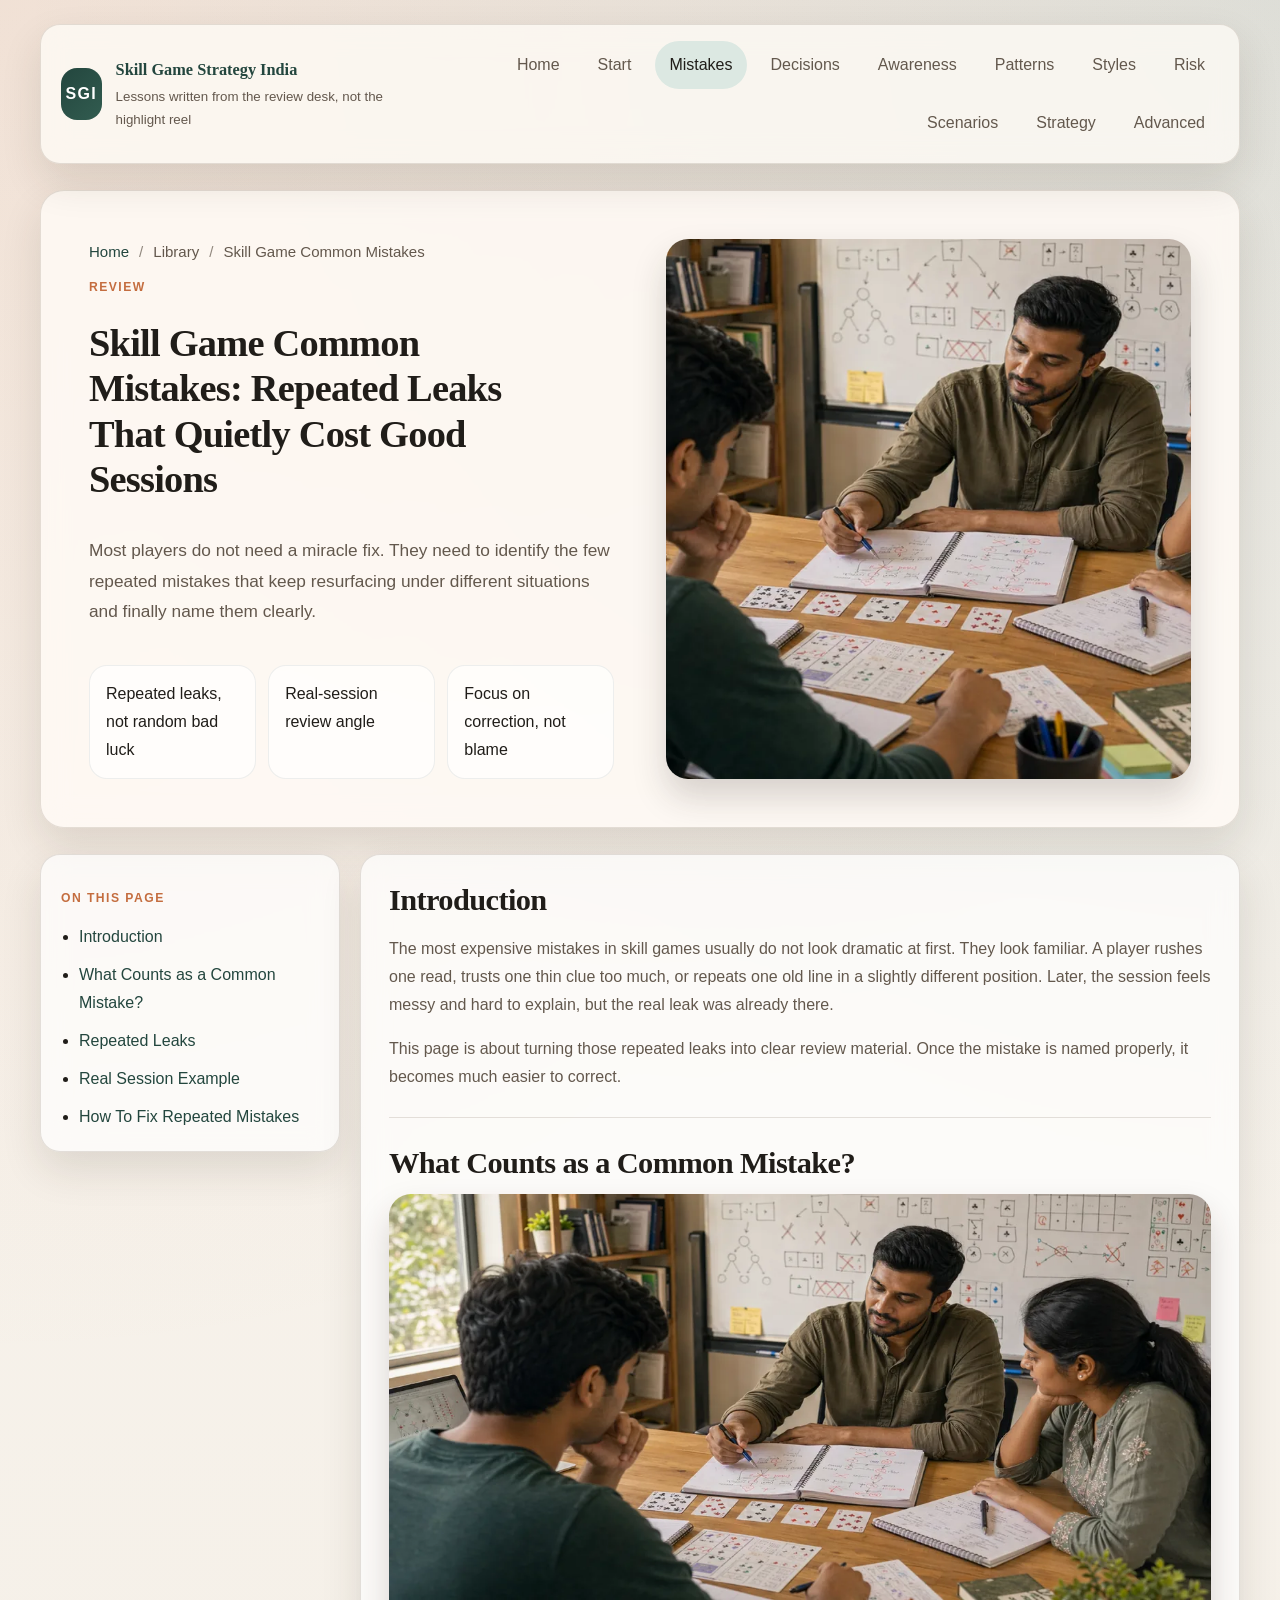
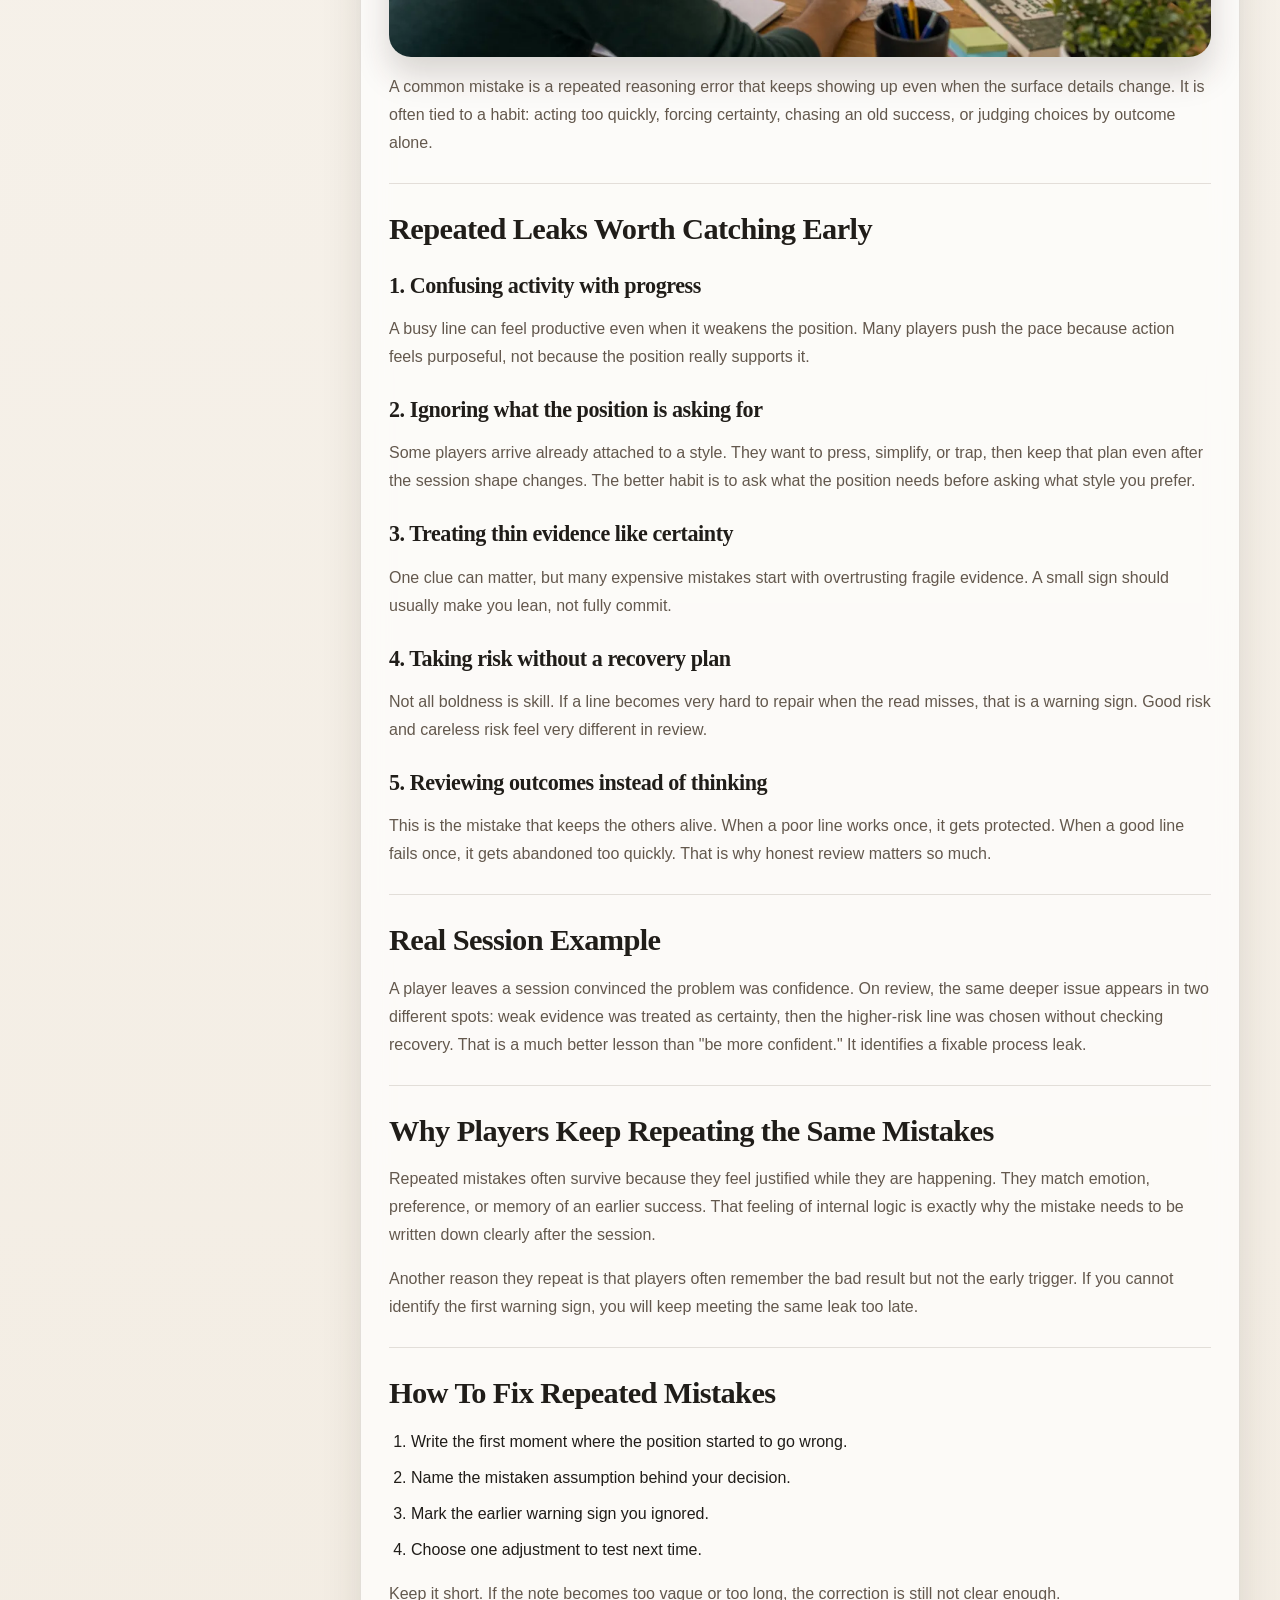
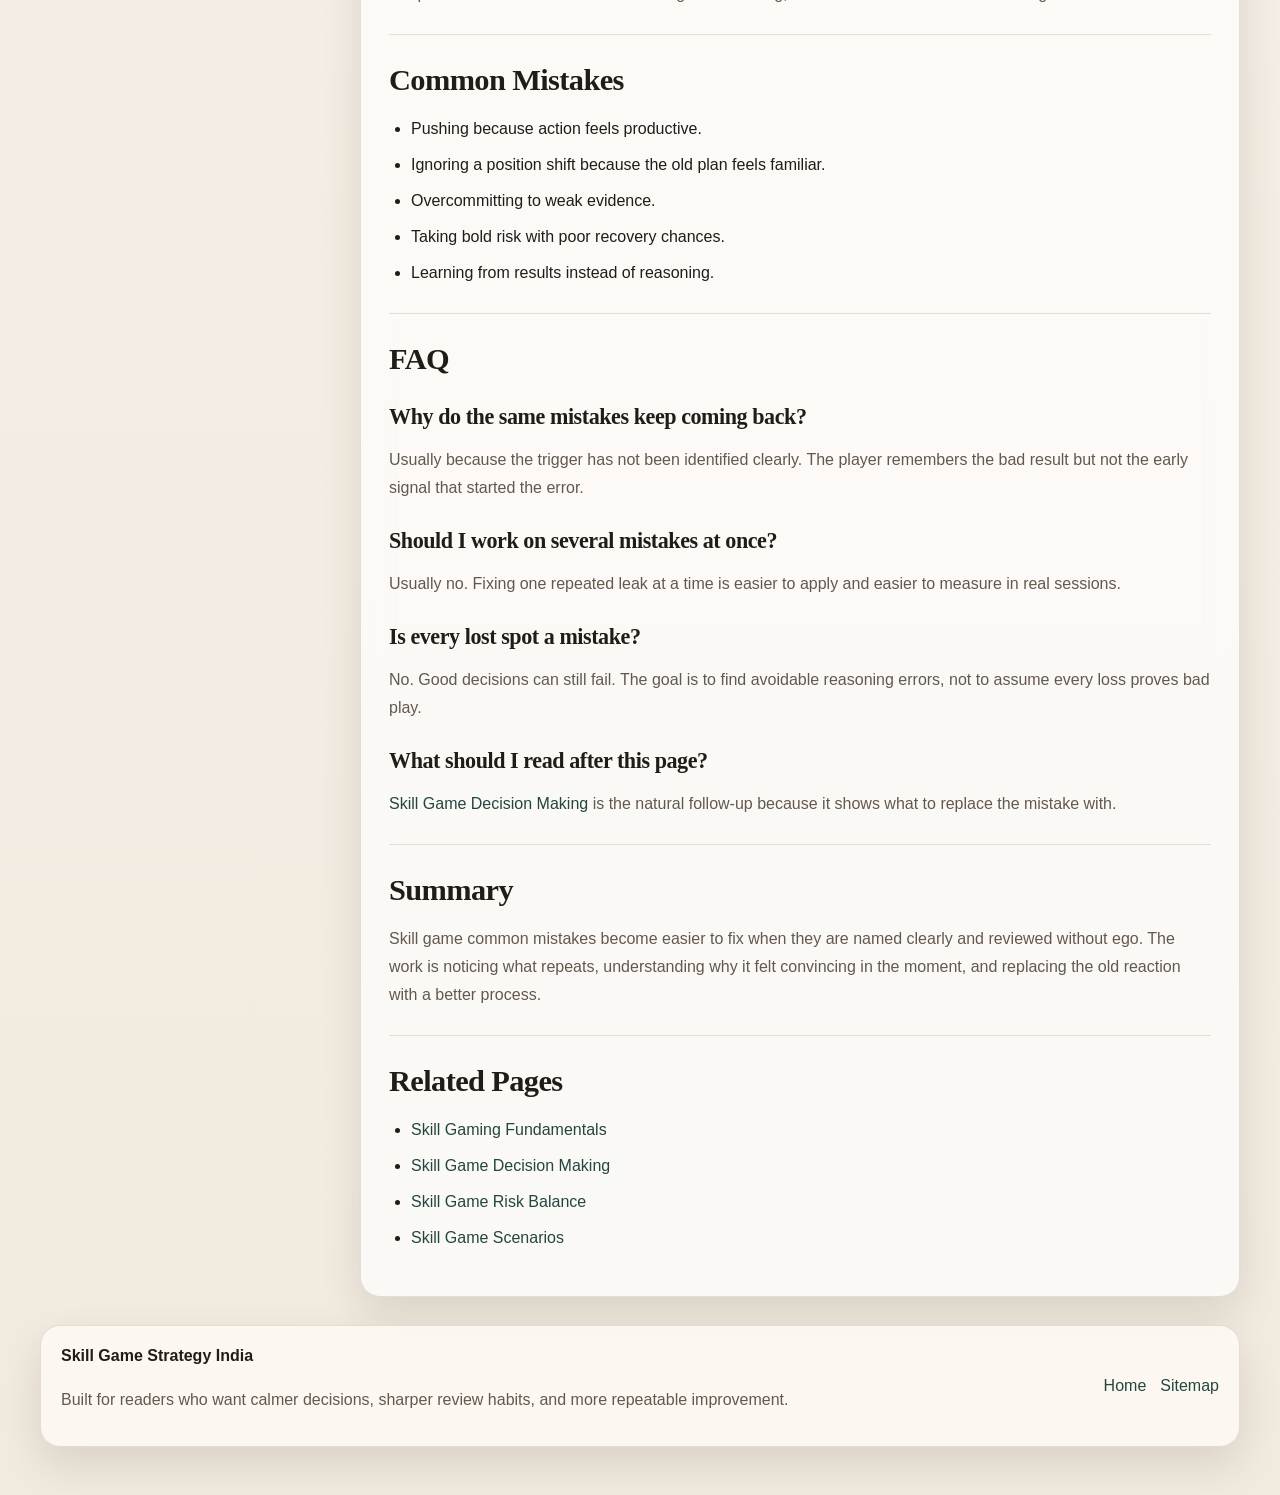
<file: common-mistakes.html>
<!doctype html>
<html lang="en">
<head>
  <meta charset="utf-8" />
  <meta name="viewport" content="width=device-width, initial-scale=1" />
  <title>Skill Game Common Mistakes: Repeated Leaks That Quietly Cost Good Sessions</title>
  <meta name="description" content="Study the repeated mistakes that quietly damage skill game sessions, from rushed reads and weak evidence to bad risk and result-driven review." />
  <link rel="canonical" href="./common-mistakes.html" />
  <meta property="og:type" content="article" />
  <meta property="og:title" content="Skill Game Common Mistakes: Repeated Leaks That Quietly Cost Good Sessions" />
  <meta property="og:description" content="Study the repeated mistakes that quietly damage skill game sessions, from rushed reads and weak evidence to bad risk and result-driven review." />
  <meta property="og:url" content="./common-mistakes.html" />
  <meta property="og:image" content="./assets/images/common-mistakes.webp" />
  <link rel="stylesheet" href="assets/css/index.css" />
</head>
<body data-page="common-mistakes">
  <div class="site-shell">
    <header class="site-header"><a class="brand" href="index.html"><span class="brand-mark">SGI</span><span><strong>Skill Game Strategy India</strong><small>Lessons written from the review desk, not the highlight reel</small></span></a><button class="menu-toggle" type="button" aria-expanded="false" aria-controls="site-nav">Menu</button><nav id="site-nav" class="site-nav"><a href="index.html">Home</a><a href="fundamentals.html">Start</a><a href="common-mistakes.html" class="active">Mistakes</a><a href="decision-making.html">Decisions</a><a href="game-awareness.html">Awareness</a><a href="pattern-recognition.html">Patterns</a><a href="play-styles.html">Styles</a><a href="risk-balance.html">Risk</a><a href="scenarios.html">Scenarios</a><a href="strategic-thinking.html">Strategy</a><a href="advanced-concepts.html">Advanced</a></nav></header>
    <main>
      <section class="hero article-hero"><div class="hero-copy"><nav class="breadcrumbs"><a href="index.html">Home</a><span>Library</span><span>Skill Game Common Mistakes</span></nav><p class="eyebrow">Review</p><h1>Skill Game Common Mistakes: Repeated Leaks That Quietly Cost Good Sessions</h1><p class="hero-summary">Most players do not need a miracle fix. They need to identify the few repeated mistakes that keep resurfacing under different situations and finally name them clearly.</p><div class="hero-points"><span>Repeated leaks, not random bad luck</span><span>Real-session review angle</span><span>Focus on correction, not blame</span></div></div><div class="hero-visual"><img src="assets/images/common-mistakes.webp" alt="Skill game common mistakes review setup with notes, highlighted errors, and calm study environment" loading="eager" /></div></section>
      <section class="page-layout"><aside class="page-toc"><div class="toc-card"><p class="toc-label">On This Page</p><ul><li><a href="#introduction">Introduction</a></li><li><a href="#what-counts">What Counts as a Common Mistake?</a></li><li><a href="#repeated-leaks">Repeated Leaks</a></li><li><a href="#real-session-example">Real Session Example</a></li><li><a href="#fixing">How To Fix Repeated Mistakes</a></li></ul></div></aside><article class="article-card"><div class="article-body">
        <h2 id="introduction">Introduction</h2>
        <p>The most expensive mistakes in skill games usually do not look dramatic at first. They look familiar. A player rushes one read, trusts one thin clue too much, or repeats one old line in a slightly different position. Later, the session feels messy and hard to explain, but the real leak was already there.</p>
        <p>This page is about turning those repeated leaks into clear review material. Once the mistake is named properly, it becomes much easier to correct.</p>
        <hr class="divider" />
        <h2 id="what-counts">What Counts as a Common Mistake?</h2>
        <figure class="feature-image"><img src="assets/images/common-mistakes.webp" alt="Skill game common mistakes review setup with notes, highlighted errors, and calm study environment" loading="lazy" /></figure>
        <p>A common mistake is a repeated reasoning error that keeps showing up even when the surface details change. It is often tied to a habit: acting too quickly, forcing certainty, chasing an old success, or judging choices by outcome alone.</p>
        <hr class="divider" />
        <h2 id="repeated-leaks">Repeated Leaks Worth Catching Early</h2>
        <h3>1. Confusing activity with progress</h3>
        <p>A busy line can feel productive even when it weakens the position. Many players push the pace because action feels purposeful, not because the position really supports it.</p>
        <h3>2. Ignoring what the position is asking for</h3>
        <p>Some players arrive already attached to a style. They want to press, simplify, or trap, then keep that plan even after the session shape changes. The better habit is to ask what the position needs before asking what style you prefer.</p>
        <h3>3. Treating thin evidence like certainty</h3>
        <p>One clue can matter, but many expensive mistakes start with overtrusting fragile evidence. A small sign should usually make you lean, not fully commit.</p>
        <h3>4. Taking risk without a recovery plan</h3>
        <p>Not all boldness is skill. If a line becomes very hard to repair when the read misses, that is a warning sign. Good risk and careless risk feel very different in review.</p>
        <h3>5. Reviewing outcomes instead of thinking</h3>
        <p>This is the mistake that keeps the others alive. When a poor line works once, it gets protected. When a good line fails once, it gets abandoned too quickly. That is why honest review matters so much.</p>
        <hr class="divider" />
        <h2 id="real-session-example">Real Session Example</h2>
        <p>A player leaves a session convinced the problem was confidence. On review, the same deeper issue appears in two different spots: weak evidence was treated as certainty, then the higher-risk line was chosen without checking recovery. That is a much better lesson than "be more confident." It identifies a fixable process leak.</p>
        <hr class="divider" />
        <h2>Why Players Keep Repeating the Same Mistakes</h2>
        <p>Repeated mistakes often survive because they feel justified while they are happening. They match emotion, preference, or memory of an earlier success. That feeling of internal logic is exactly why the mistake needs to be written down clearly after the session.</p>
        <p>Another reason they repeat is that players often remember the bad result but not the early trigger. If you cannot identify the first warning sign, you will keep meeting the same leak too late.</p>
        <hr class="divider" />
        <h2 id="fixing">How To Fix Repeated Mistakes</h2>
        <ol><li>Write the first moment where the position started to go wrong.</li><li>Name the mistaken assumption behind your decision.</li><li>Mark the earlier warning sign you ignored.</li><li>Choose one adjustment to test next time.</li></ol>
        <p>Keep it short. If the note becomes too vague or too long, the correction is still not clear enough.</p>
        <hr class="divider" />
        <h2>Common Mistakes</h2>
        <ul><li>Pushing because action feels productive.</li><li>Ignoring a position shift because the old plan feels familiar.</li><li>Overcommitting to weak evidence.</li><li>Taking bold risk with poor recovery chances.</li><li>Learning from results instead of reasoning.</li></ul>
        <hr class="divider" />
        <h2>FAQ</h2>
        <h3>Why do the same mistakes keep coming back?</h3><p>Usually because the trigger has not been identified clearly. The player remembers the bad result but not the early signal that started the error.</p>
        <h3>Should I work on several mistakes at once?</h3><p>Usually no. Fixing one repeated leak at a time is easier to apply and easier to measure in real sessions.</p>
        <h3>Is every lost spot a mistake?</h3><p>No. Good decisions can still fail. The goal is to find avoidable reasoning errors, not to assume every loss proves bad play.</p>
        <h3>What should I read after this page?</h3><p><a href="decision-making.html">Skill Game Decision Making</a> is the natural follow-up because it shows what to replace the mistake with.</p>
        <hr class="divider" />
        <h2>Summary</h2>
        <p>Skill game common mistakes become easier to fix when they are named clearly and reviewed without ego. The work is noticing what repeats, understanding why it felt convincing in the moment, and replacing the old reaction with a better process.</p>
        <hr class="divider" />
        <h2>Related Pages</h2>
        <ul><li><a href="fundamentals.html">Skill Gaming Fundamentals</a></li><li><a href="decision-making.html">Skill Game Decision Making</a></li><li><a href="risk-balance.html">Skill Game Risk Balance</a></li><li><a href="scenarios.html">Skill Game Scenarios</a></li></ul>
      </div></article></section>
    </main>
    <footer class="site-footer"><div><strong>Skill Game Strategy India</strong><p>Built for readers who want calmer decisions, sharper review habits, and more repeatable improvement.</p></div><div class="footer-links"><a href="index.html">Home</a><a href="sitemap.xml">Sitemap</a></div></footer>
  </div><script src="assets/js/index.js"></script>
</body>
</html>
</file>
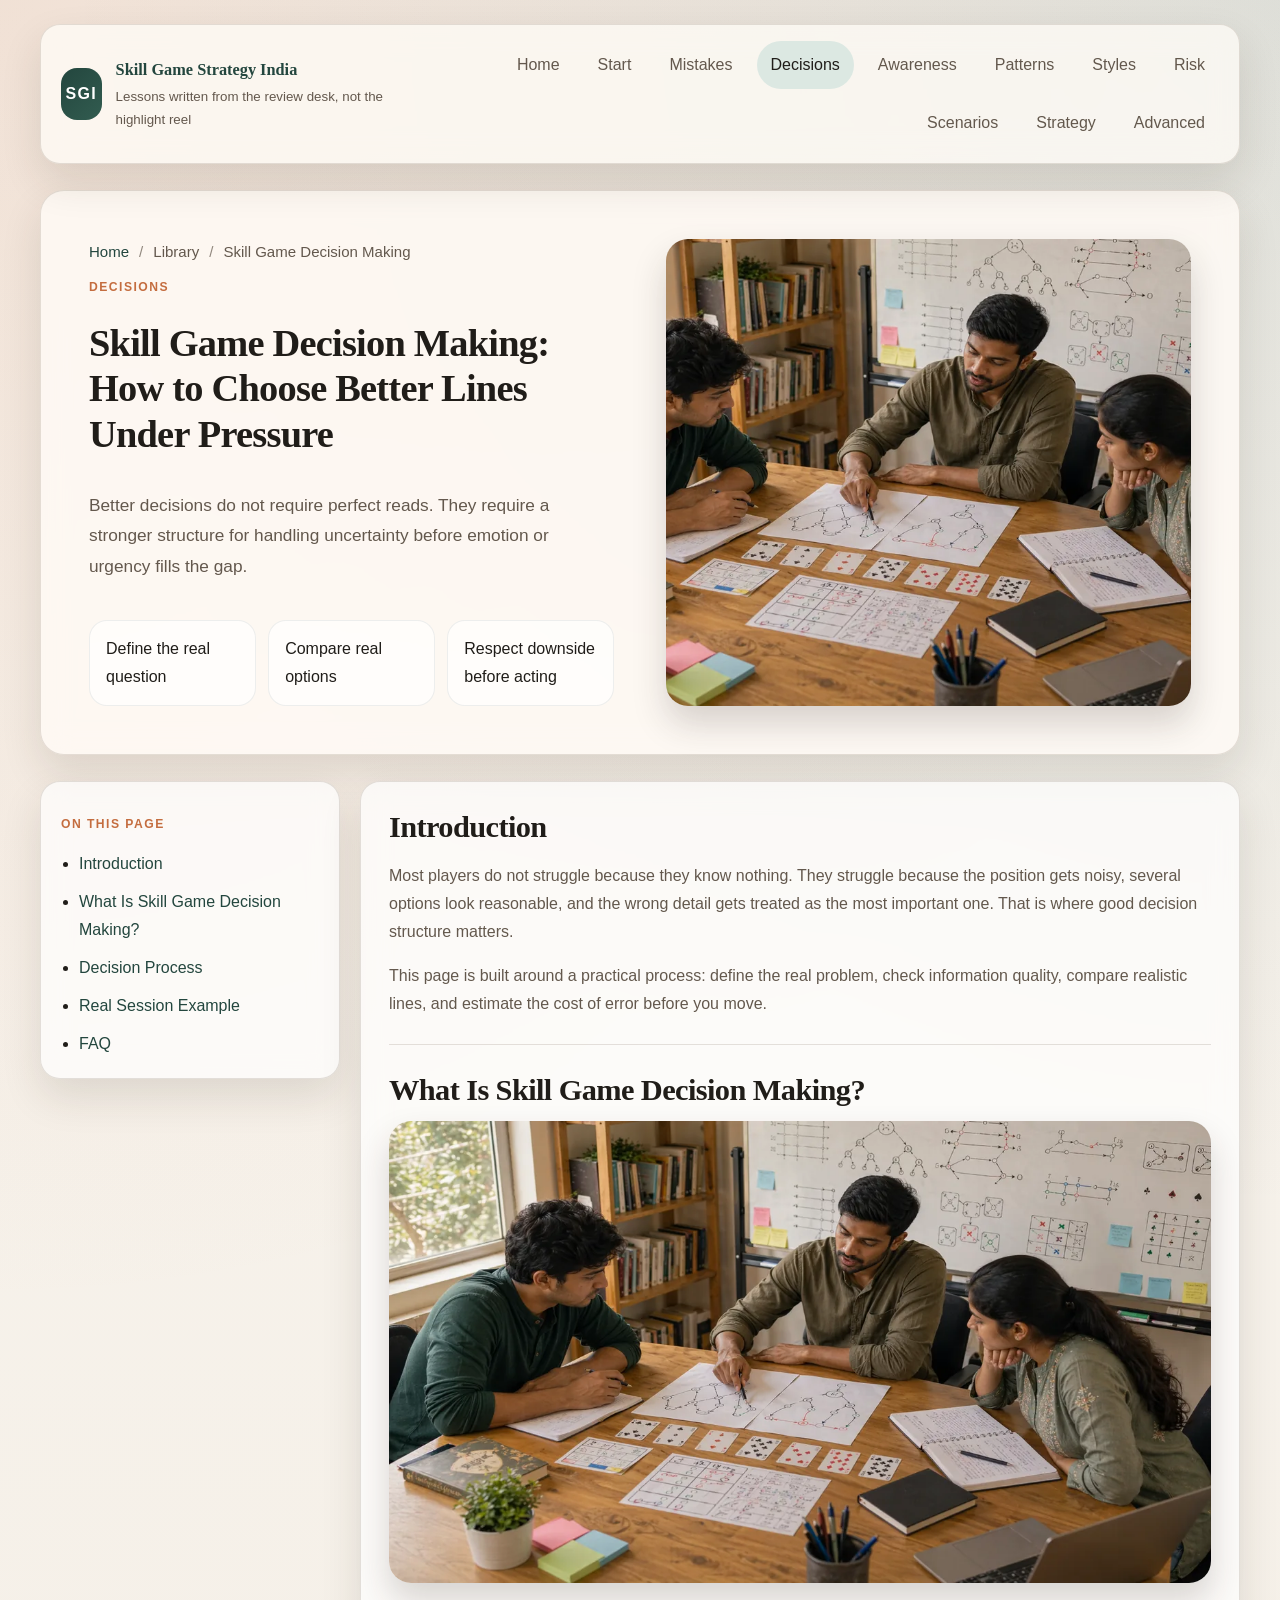
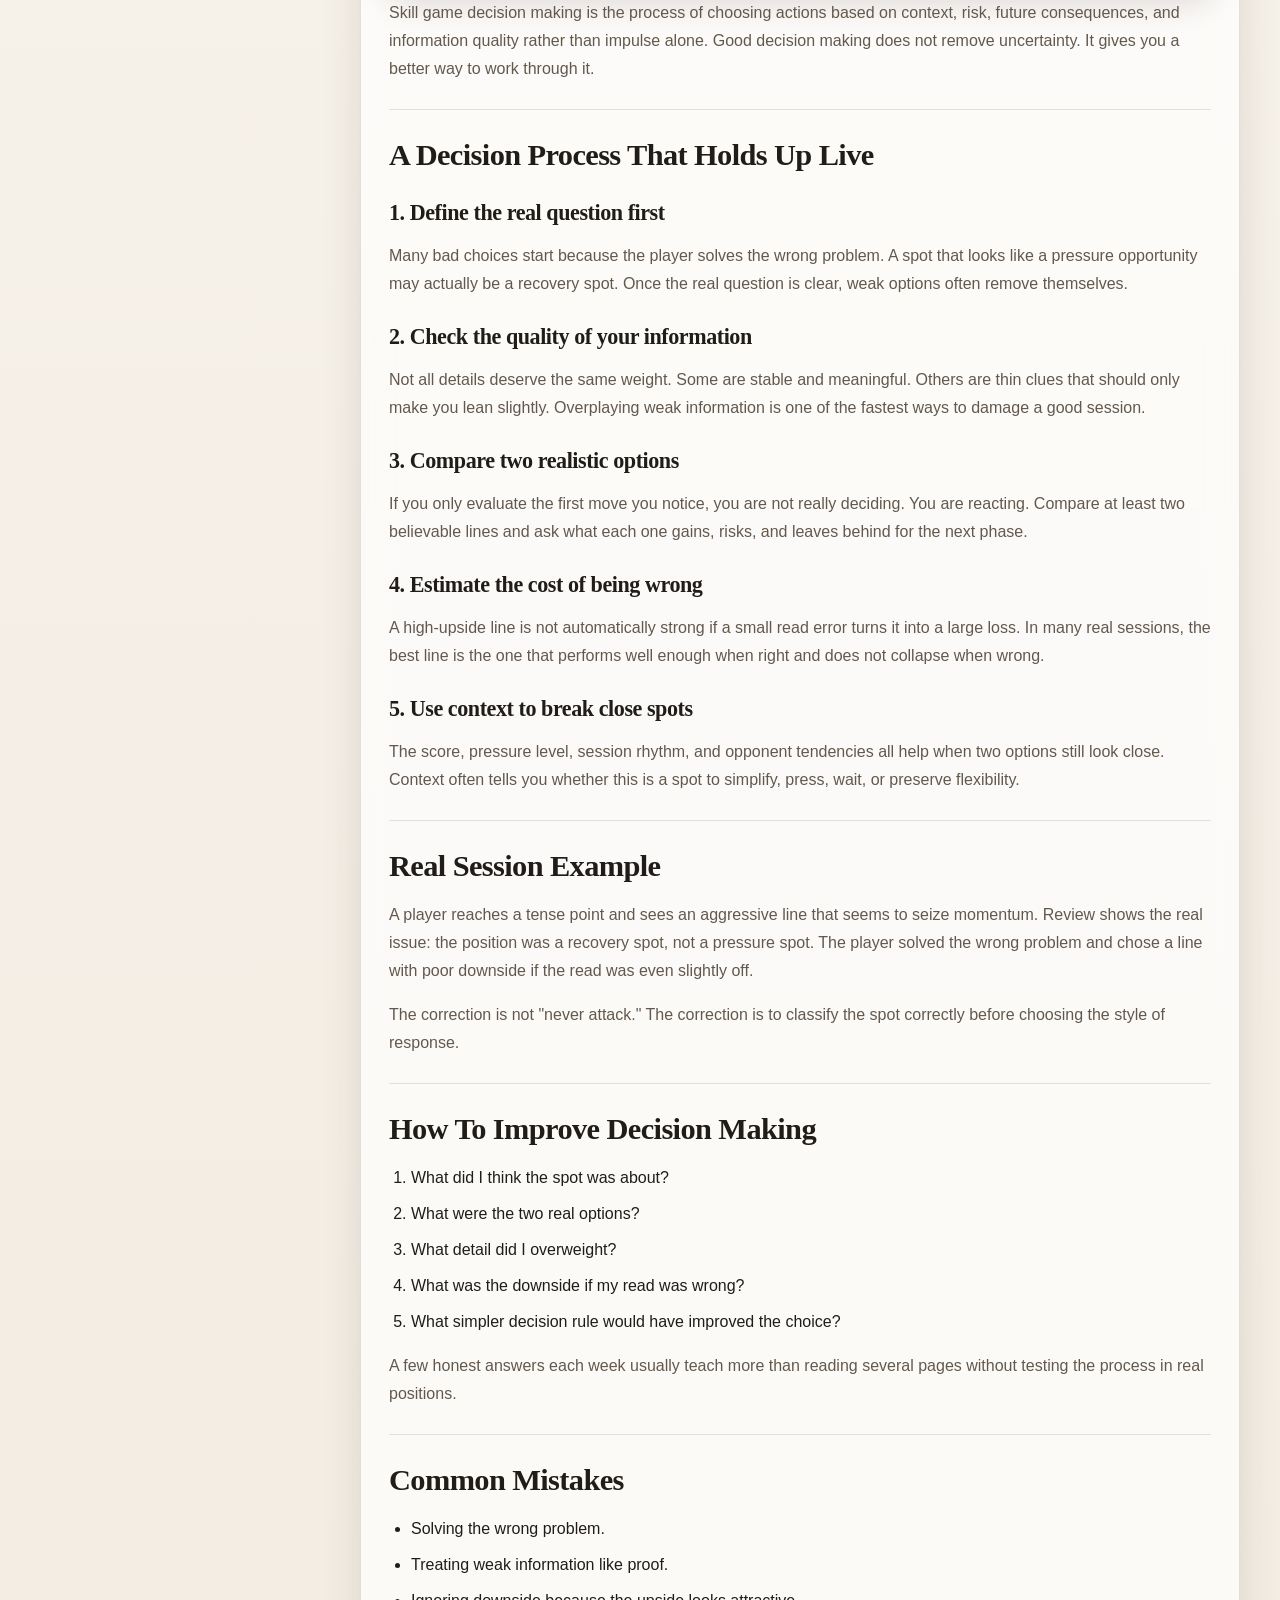
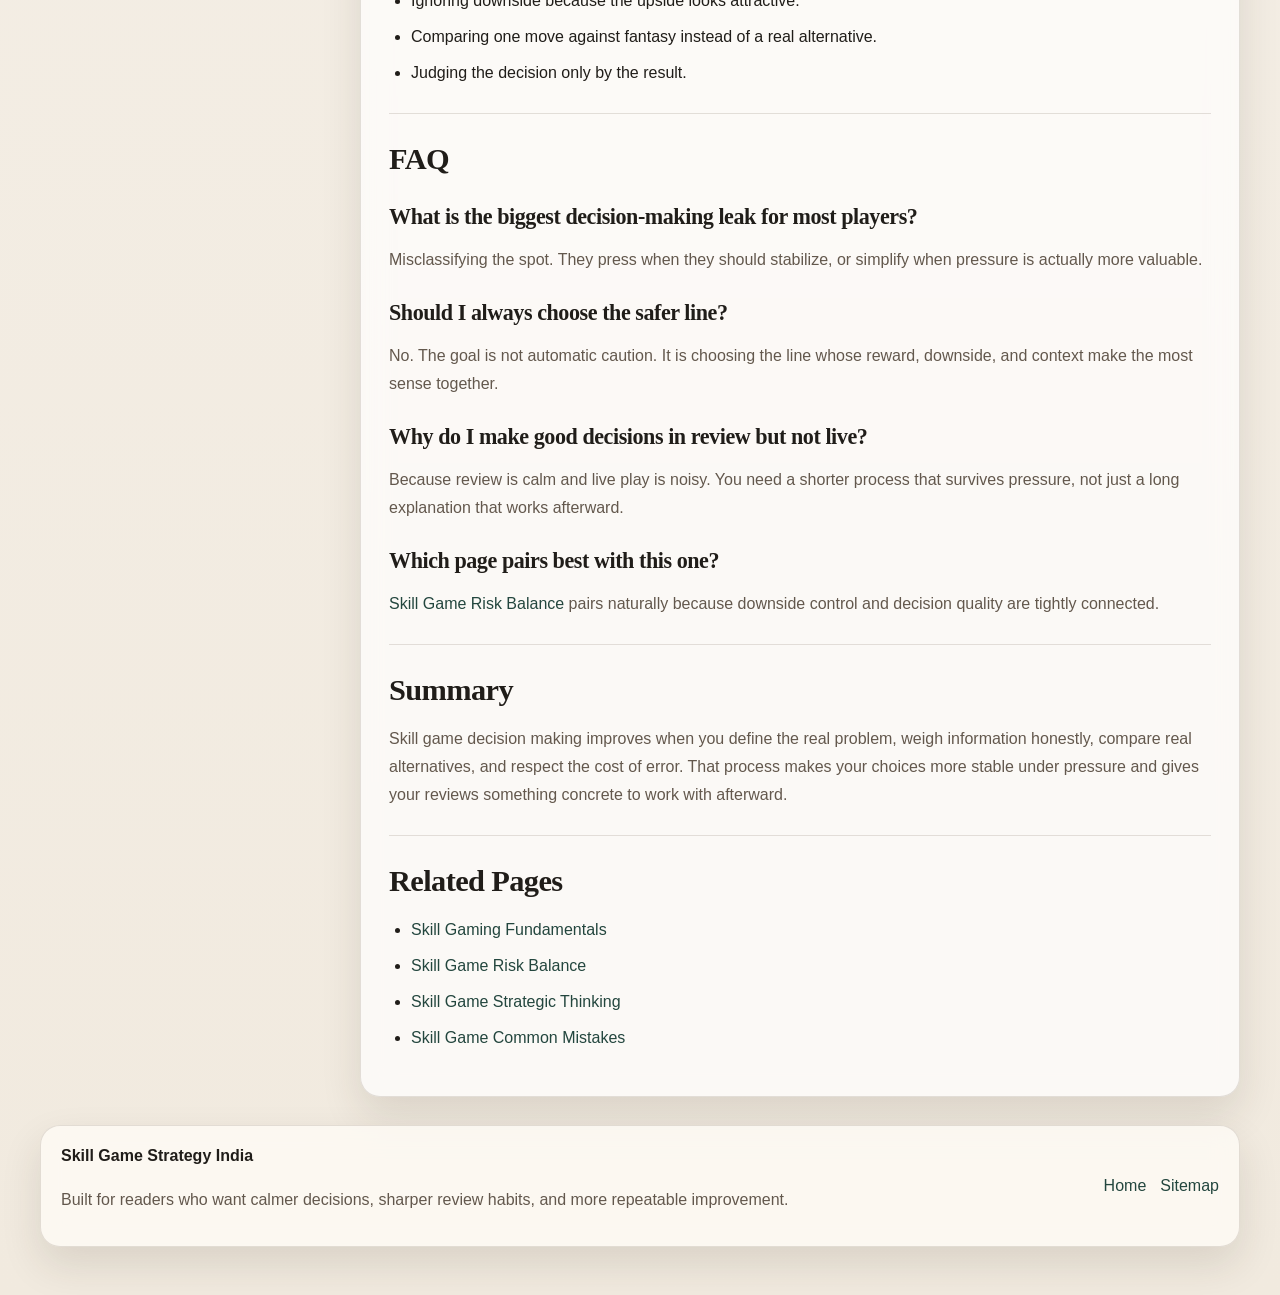
<file: decision-making.html>
<!doctype html>
<html lang="en">
<head><meta charset="utf-8" /><meta name="viewport" content="width=device-width, initial-scale=1" /><title>Skill Game Decision Making: How to Choose Better Lines Under Pressure</title><meta name="description" content="Learn a practical decision process for skill games: define the real problem, weigh information honestly, compare real options, and respect the cost of being wrong." /><link rel="canonical" href="./decision-making.html" /><meta property="og:type" content="article" /><meta property="og:title" content="Skill Game Decision Making: How to Choose Better Lines Under Pressure" /><meta property="og:description" content="Learn a practical decision process for skill games: define the real problem, weigh information honestly, compare real options, and respect the cost of being wrong." /><meta property="og:url" content="./decision-making.html" /><meta property="og:image" content="./assets/images/decision-making.webp" /><link rel="stylesheet" href="assets/css/index.css" /></head>
<body data-page="decision-making"><div class="site-shell"><header class="site-header"><a class="brand" href="index.html"><span class="brand-mark">SGI</span><span><strong>Skill Game Strategy India</strong><small>Lessons written from the review desk, not the highlight reel</small></span></a><button class="menu-toggle" type="button" aria-expanded="false" aria-controls="site-nav">Menu</button><nav id="site-nav" class="site-nav"><a href="index.html">Home</a><a href="fundamentals.html">Start</a><a href="common-mistakes.html">Mistakes</a><a href="decision-making.html" class="active">Decisions</a><a href="game-awareness.html">Awareness</a><a href="pattern-recognition.html">Patterns</a><a href="play-styles.html">Styles</a><a href="risk-balance.html">Risk</a><a href="scenarios.html">Scenarios</a><a href="strategic-thinking.html">Strategy</a><a href="advanced-concepts.html">Advanced</a></nav></header><main>
<section class="hero article-hero"><div class="hero-copy"><nav class="breadcrumbs"><a href="index.html">Home</a><span>Library</span><span>Skill Game Decision Making</span></nav><p class="eyebrow">Decisions</p><h1>Skill Game Decision Making: How to Choose Better Lines Under Pressure</h1><p class="hero-summary">Better decisions do not require perfect reads. They require a stronger structure for handling uncertainty before emotion or urgency fills the gap.</p><div class="hero-points"><span>Define the real question</span><span>Compare real options</span><span>Respect downside before acting</span></div></div><div class="hero-visual"><img src="assets/images/decision-making.webp" alt="Skill game decision making analysis scene with notes, diagrams, and focused study posture" loading="eager" /></div></section>
<section class="page-layout"><aside class="page-toc"><div class="toc-card"><p class="toc-label">On This Page</p><ul><li><a href="#introduction">Introduction</a></li><li><a href="#what-is">What Is Skill Game Decision Making?</a></li><li><a href="#process">Decision Process</a></li><li><a href="#real-session-example">Real Session Example</a></li><li><a href="#faq">FAQ</a></li></ul></div></aside><article class="article-card"><div class="article-body">
<h2 id="introduction">Introduction</h2><p>Most players do not struggle because they know nothing. They struggle because the position gets noisy, several options look reasonable, and the wrong detail gets treated as the most important one. That is where good decision structure matters.</p><p>This page is built around a practical process: define the real problem, check information quality, compare realistic lines, and estimate the cost of error before you move.</p><hr class="divider" />
<h2 id="what-is">What Is Skill Game Decision Making?</h2><figure class="feature-image"><img src="assets/images/decision-making.webp" alt="Skill game decision making analysis scene with notes, diagrams, and focused study posture" loading="lazy" /></figure><p>Skill game decision making is the process of choosing actions based on context, risk, future consequences, and information quality rather than impulse alone. Good decision making does not remove uncertainty. It gives you a better way to work through it.</p><hr class="divider" />
<h2 id="process">A Decision Process That Holds Up Live</h2><h3>1. Define the real question first</h3><p>Many bad choices start because the player solves the wrong problem. A spot that looks like a pressure opportunity may actually be a recovery spot. Once the real question is clear, weak options often remove themselves.</p><h3>2. Check the quality of your information</h3><p>Not all details deserve the same weight. Some are stable and meaningful. Others are thin clues that should only make you lean slightly. Overplaying weak information is one of the fastest ways to damage a good session.</p><h3>3. Compare two realistic options</h3><p>If you only evaluate the first move you notice, you are not really deciding. You are reacting. Compare at least two believable lines and ask what each one gains, risks, and leaves behind for the next phase.</p><h3>4. Estimate the cost of being wrong</h3><p>A high-upside line is not automatically strong if a small read error turns it into a large loss. In many real sessions, the best line is the one that performs well enough when right and does not collapse when wrong.</p><h3>5. Use context to break close spots</h3><p>The score, pressure level, session rhythm, and opponent tendencies all help when two options still look close. Context often tells you whether this is a spot to simplify, press, wait, or preserve flexibility.</p><hr class="divider" />
<h2 id="real-session-example">Real Session Example</h2><p>A player reaches a tense point and sees an aggressive line that seems to seize momentum. Review shows the real issue: the position was a recovery spot, not a pressure spot. The player solved the wrong problem and chose a line with poor downside if the read was even slightly off.</p><p>The correction is not "never attack." The correction is to classify the spot correctly before choosing the style of response.</p><hr class="divider" />
<h2>How To Improve Decision Making</h2><ol><li>What did I think the spot was about?</li><li>What were the two real options?</li><li>What detail did I overweight?</li><li>What was the downside if my read was wrong?</li><li>What simpler decision rule would have improved the choice?</li></ol><p>A few honest answers each week usually teach more than reading several pages without testing the process in real positions.</p><hr class="divider" />
<h2>Common Mistakes</h2><ul><li>Solving the wrong problem.</li><li>Treating weak information like proof.</li><li>Ignoring downside because the upside looks attractive.</li><li>Comparing one move against fantasy instead of a real alternative.</li><li>Judging the decision only by the result.</li></ul><hr class="divider" />
<h2 id="faq">FAQ</h2><h3>What is the biggest decision-making leak for most players?</h3><p>Misclassifying the spot. They press when they should stabilize, or simplify when pressure is actually more valuable.</p><h3>Should I always choose the safer line?</h3><p>No. The goal is not automatic caution. It is choosing the line whose reward, downside, and context make the most sense together.</p><h3>Why do I make good decisions in review but not live?</h3><p>Because review is calm and live play is noisy. You need a shorter process that survives pressure, not just a long explanation that works afterward.</p><h3>Which page pairs best with this one?</h3><p><a href="risk-balance.html">Skill Game Risk Balance</a> pairs naturally because downside control and decision quality are tightly connected.</p><hr class="divider" />
<h2>Summary</h2><p>Skill game decision making improves when you define the real problem, weigh information honestly, compare real alternatives, and respect the cost of error. That process makes your choices more stable under pressure and gives your reviews something concrete to work with afterward.</p><hr class="divider" />
<h2>Related Pages</h2><ul><li><a href="fundamentals.html">Skill Gaming Fundamentals</a></li><li><a href="risk-balance.html">Skill Game Risk Balance</a></li><li><a href="strategic-thinking.html">Skill Game Strategic Thinking</a></li><li><a href="common-mistakes.html">Skill Game Common Mistakes</a></li></ul>
</div></article></section></main><footer class="site-footer"><div><strong>Skill Game Strategy India</strong><p>Built for readers who want calmer decisions, sharper review habits, and more repeatable improvement.</p></div><div class="footer-links"><a href="index.html">Home</a><a href="sitemap.xml">Sitemap</a></div></footer></div><script src="assets/js/index.js"></script></body></html>
</file>
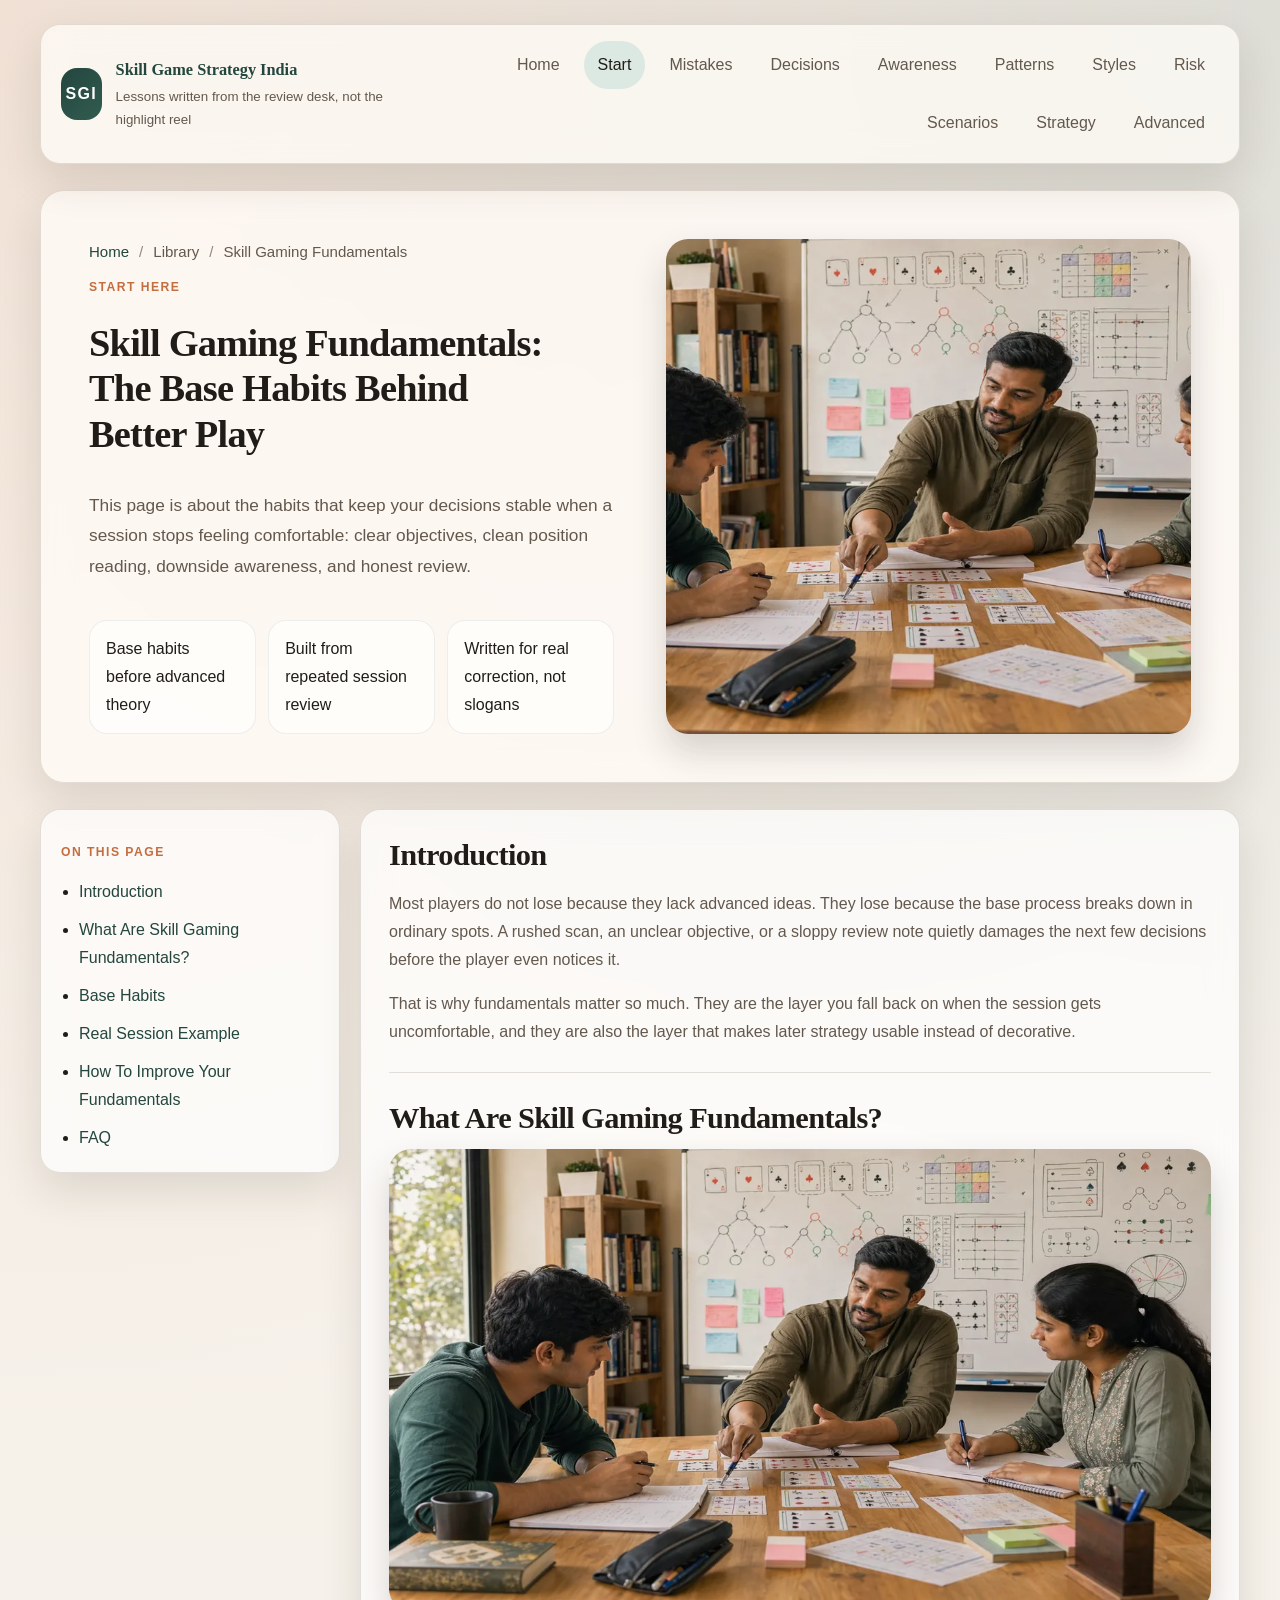
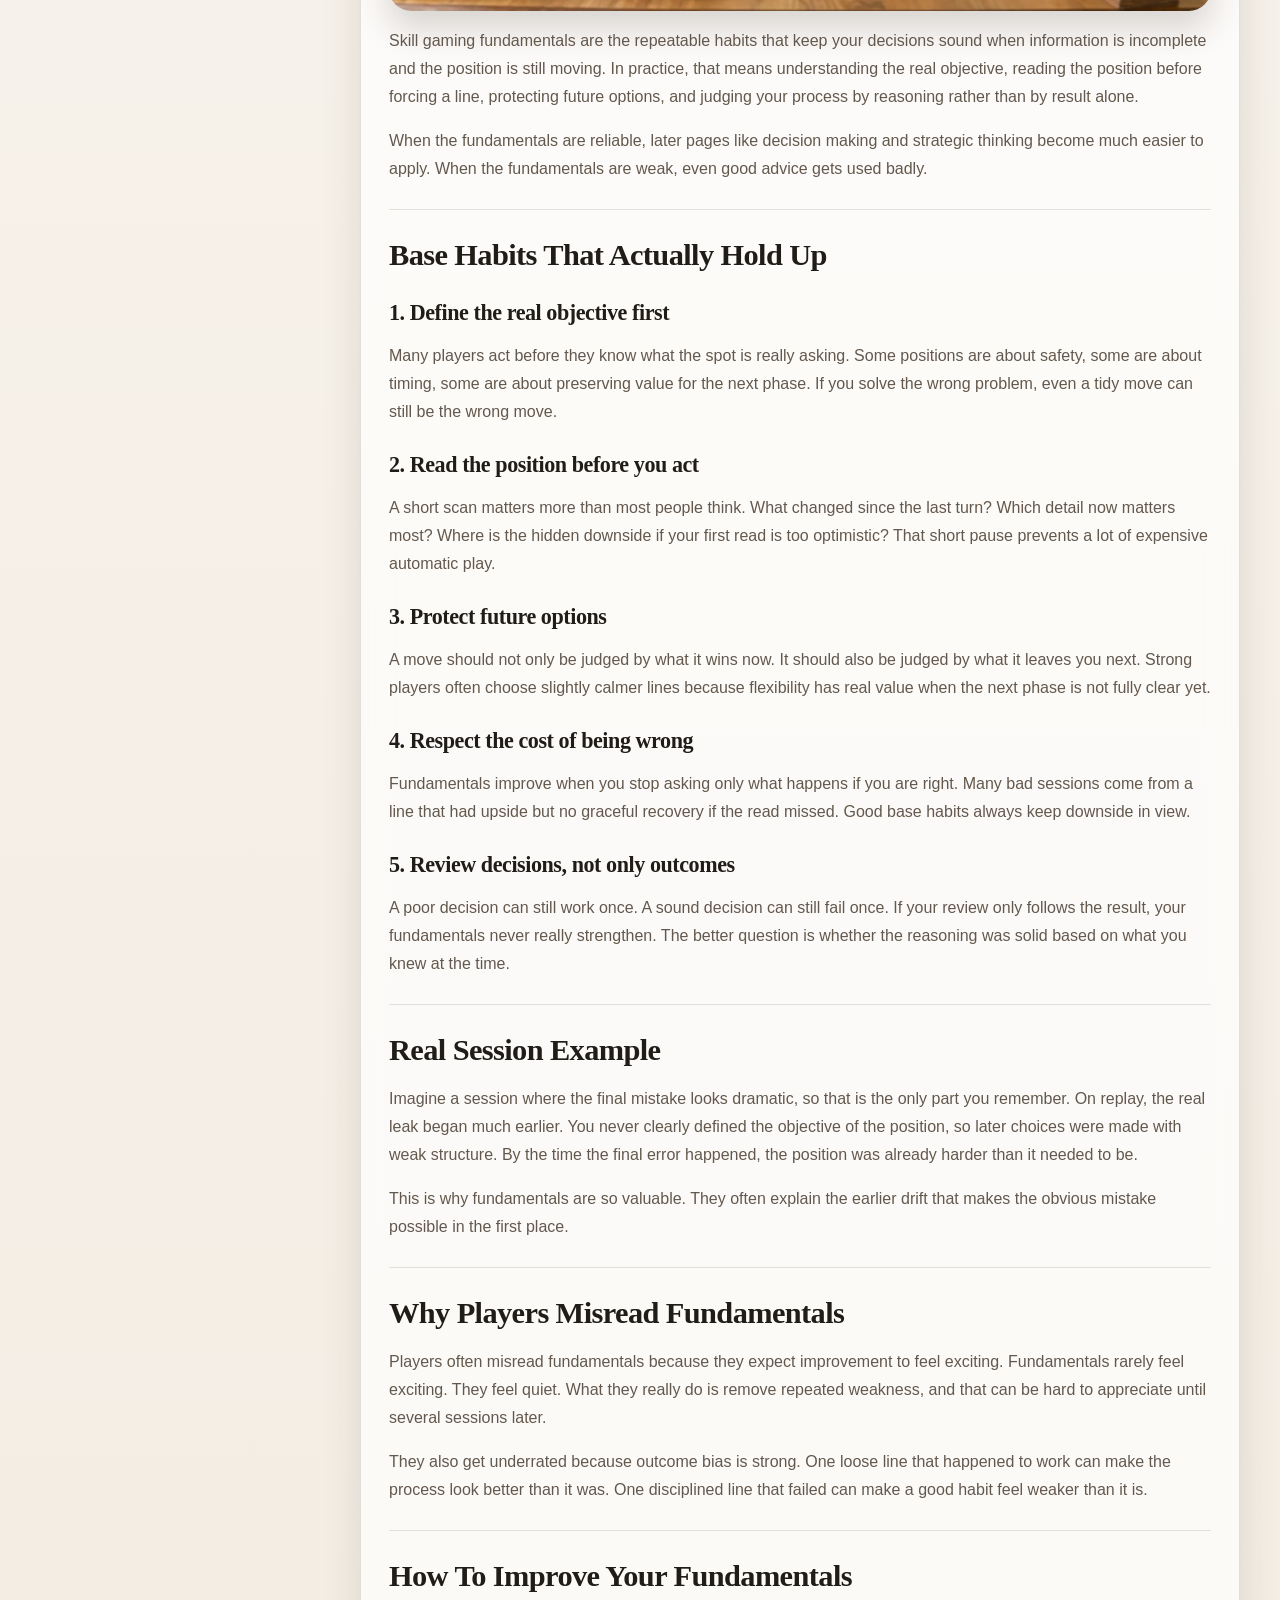
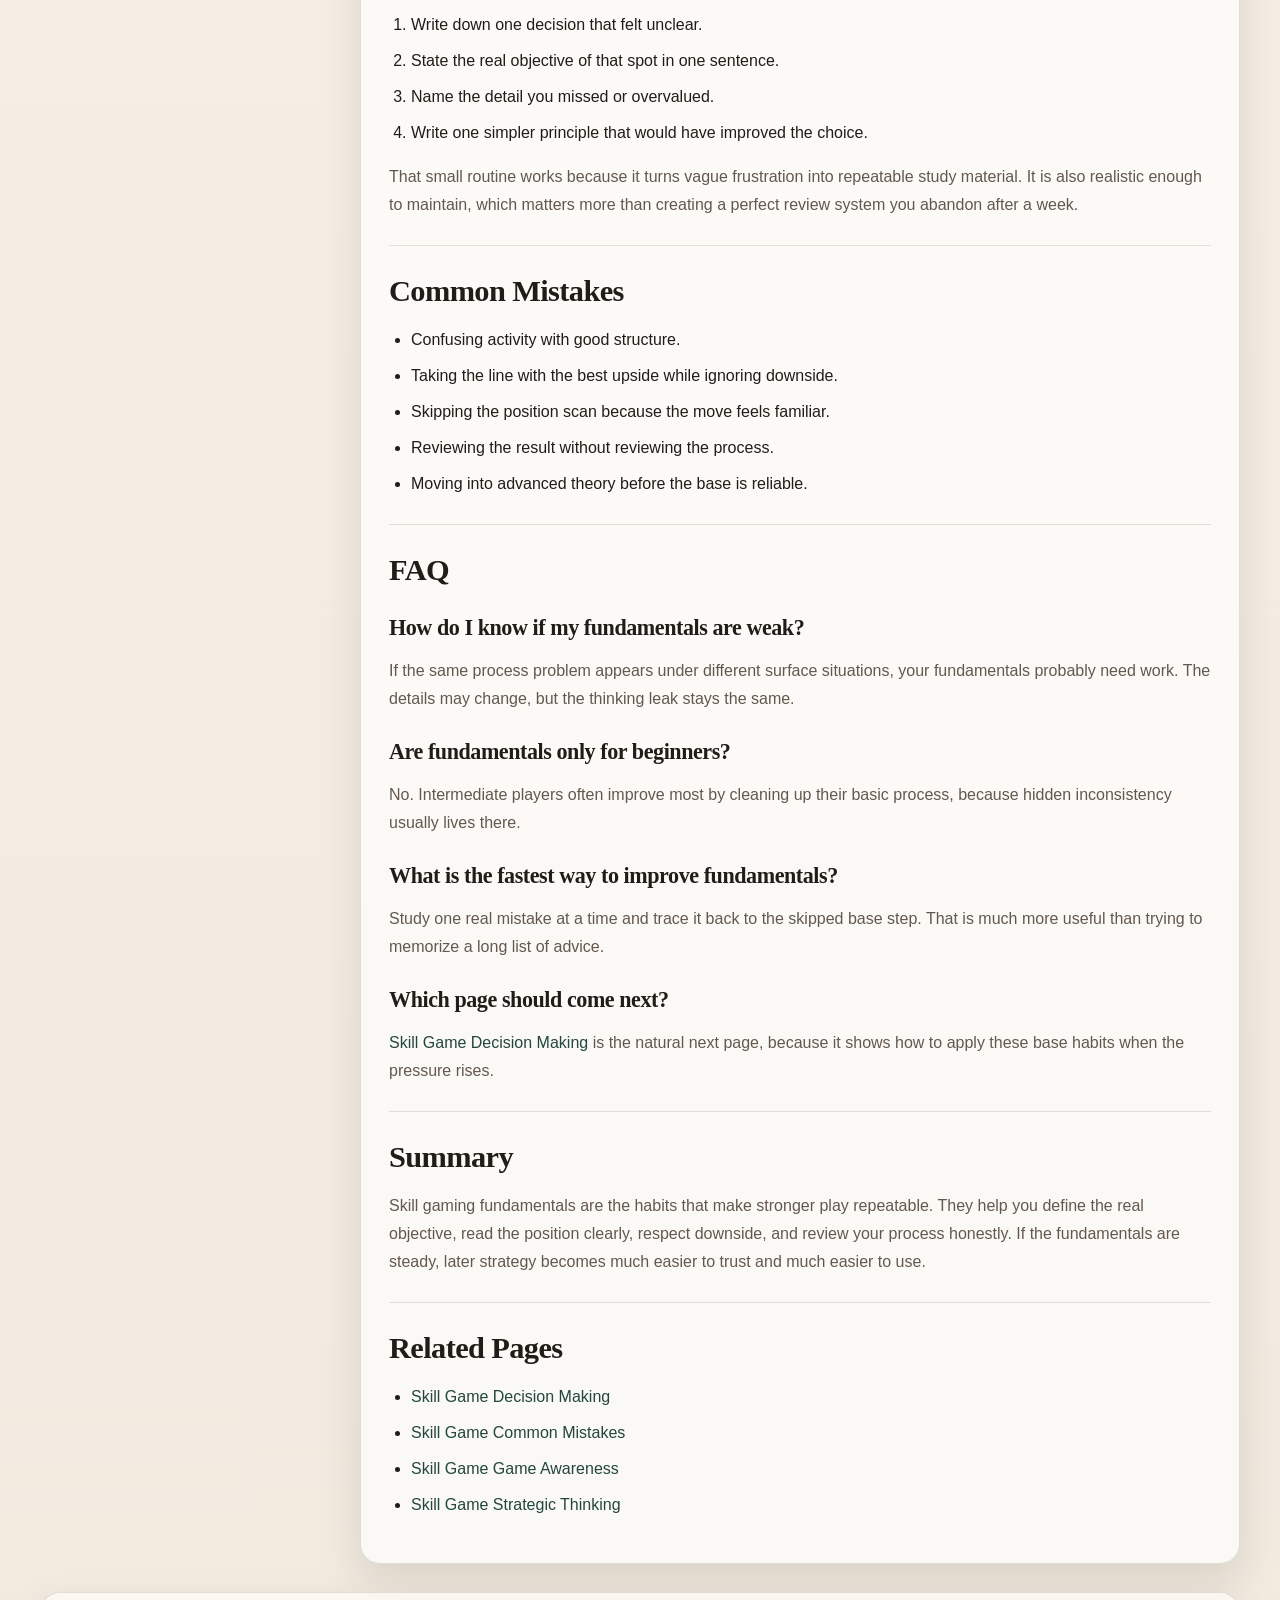
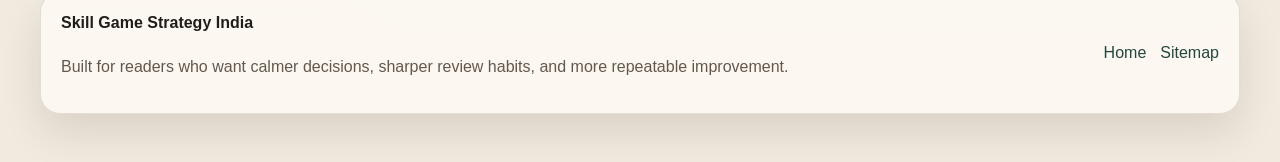
<file: fundamentals.html>
<!doctype html>
<html lang="en">
<head>
  <meta charset="utf-8" />
  <meta name="viewport" content="width=device-width, initial-scale=1" />
  <title>Skill Gaming Fundamentals: The Base Habits Behind Better Play</title>
  <meta name="description" content="Learn the base habits behind better play in skill games: reading the position, protecting future options, respecting downside, and reviewing decisions honestly." />
  <link rel="canonical" href="./fundamentals.html" />
  <meta property="og:type" content="article" />
  <meta property="og:title" content="Skill Gaming Fundamentals: The Base Habits Behind Better Play" />
  <meta property="og:description" content="Learn the base habits behind better play in skill games: reading the position, protecting future options, respecting downside, and reviewing decisions honestly." />
  <meta property="og:url" content="./fundamentals.html" />
  <meta property="og:image" content="./assets/images/fundamentals.webp" />
  <meta name="twitter:card" content="summary_large_image" />
  <meta name="twitter:title" content="Skill Gaming Fundamentals: The Base Habits Behind Better Play" />
  <meta name="twitter:description" content="Learn the base habits behind better play in skill games: reading the position, protecting future options, respecting downside, and reviewing decisions honestly." />
  <meta name="twitter:image" content="./assets/images/fundamentals.webp" />
  <link rel="stylesheet" href="assets/css/index.css" />
</head>
<body data-page="fundamentals">
  <div class="site-shell">
    <header class="site-header">
      <a class="brand" href="index.html"><span class="brand-mark">SGI</span><span><strong>Skill Game Strategy India</strong><small>Lessons written from the review desk, not the highlight reel</small></span></a>
      <button class="menu-toggle" type="button" aria-expanded="false" aria-controls="site-nav">Menu</button>
      <nav id="site-nav" class="site-nav"><a href="index.html">Home</a><a href="fundamentals.html" class="active">Start</a><a href="common-mistakes.html">Mistakes</a><a href="decision-making.html">Decisions</a><a href="game-awareness.html">Awareness</a><a href="pattern-recognition.html">Patterns</a><a href="play-styles.html">Styles</a><a href="risk-balance.html">Risk</a><a href="scenarios.html">Scenarios</a><a href="strategic-thinking.html">Strategy</a><a href="advanced-concepts.html">Advanced</a></nav>
    </header>
    <main>
      <section class="hero article-hero">
        <div class="hero-copy">
          <nav class="breadcrumbs"><a href="index.html">Home</a><span>Library</span><span>Skill Gaming Fundamentals</span></nav>
          <p class="eyebrow">Start Here</p>
          <h1>Skill Gaming Fundamentals: The Base Habits Behind Better Play</h1>
          <p class="hero-summary">This page is about the habits that keep your decisions stable when a session stops feeling comfortable: clear objectives, clean position reading, downside awareness, and honest review.</p>
          <div class="hero-points"><span>Base habits before advanced theory</span><span>Built from repeated session review</span><span>Written for real correction, not slogans</span></div>
        </div>
        <div class="hero-visual"><img src="assets/images/fundamentals.webp" alt="Skill gaming fundamentals study scene with notebook, board notes, and calm analysis setup" loading="eager" /></div>
      </section>
      <section class="page-layout">
        <aside class="page-toc"><div class="toc-card"><p class="toc-label">On This Page</p><ul><li><a href="#introduction">Introduction</a></li><li><a href="#what-are-fundamentals">What Are Skill Gaming Fundamentals?</a></li><li><a href="#base-habits">Base Habits</a></li><li><a href="#real-session-example">Real Session Example</a></li><li><a href="#how-to-improve">How To Improve Your Fundamentals</a></li><li><a href="#faq">FAQ</a></li></ul></div></aside>
        <article class="article-card">
          <div class="article-body">
            <h2 id="introduction">Introduction</h2>
            <p>Most players do not lose because they lack advanced ideas. They lose because the base process breaks down in ordinary spots. A rushed scan, an unclear objective, or a sloppy review note quietly damages the next few decisions before the player even notices it.</p>
            <p>That is why fundamentals matter so much. They are the layer you fall back on when the session gets uncomfortable, and they are also the layer that makes later strategy usable instead of decorative.</p>
            <hr class="divider" />
            <h2 id="what-are-fundamentals">What Are Skill Gaming Fundamentals?</h2>
            <figure class="feature-image"><img src="assets/images/fundamentals.webp" alt="Skill gaming fundamentals study scene with notebook, board notes, and calm analysis setup" loading="lazy" /></figure>
            <p>Skill gaming fundamentals are the repeatable habits that keep your decisions sound when information is incomplete and the position is still moving. In practice, that means understanding the real objective, reading the position before forcing a line, protecting future options, and judging your process by reasoning rather than by result alone.</p>
            <p>When the fundamentals are reliable, later pages like decision making and strategic thinking become much easier to apply. When the fundamentals are weak, even good advice gets used badly.</p>
            <hr class="divider" />
            <h2 id="base-habits">Base Habits That Actually Hold Up</h2>
            <h3>1. Define the real objective first</h3>
            <p>Many players act before they know what the spot is really asking. Some positions are about safety, some are about timing, some are about preserving value for the next phase. If you solve the wrong problem, even a tidy move can still be the wrong move.</p>
            <h3>2. Read the position before you act</h3>
            <p>A short scan matters more than most people think. What changed since the last turn? Which detail now matters most? Where is the hidden downside if your first read is too optimistic? That short pause prevents a lot of expensive automatic play.</p>
            <h3>3. Protect future options</h3>
            <p>A move should not only be judged by what it wins now. It should also be judged by what it leaves you next. Strong players often choose slightly calmer lines because flexibility has real value when the next phase is not fully clear yet.</p>
            <h3>4. Respect the cost of being wrong</h3>
            <p>Fundamentals improve when you stop asking only what happens if you are right. Many bad sessions come from a line that had upside but no graceful recovery if the read missed. Good base habits always keep downside in view.</p>
            <h3>5. Review decisions, not only outcomes</h3>
            <p>A poor decision can still work once. A sound decision can still fail once. If your review only follows the result, your fundamentals never really strengthen. The better question is whether the reasoning was solid based on what you knew at the time.</p>
            <hr class="divider" />
            <h2 id="real-session-example">Real Session Example</h2>
            <p>Imagine a session where the final mistake looks dramatic, so that is the only part you remember. On replay, the real leak began much earlier. You never clearly defined the objective of the position, so later choices were made with weak structure. By the time the final error happened, the position was already harder than it needed to be.</p>
            <p>This is why fundamentals are so valuable. They often explain the earlier drift that makes the obvious mistake possible in the first place.</p>
            <hr class="divider" />
            <h2>Why Players Misread Fundamentals</h2>
            <p>Players often misread fundamentals because they expect improvement to feel exciting. Fundamentals rarely feel exciting. They feel quiet. What they really do is remove repeated weakness, and that can be hard to appreciate until several sessions later.</p>
            <p>They also get underrated because outcome bias is strong. One loose line that happened to work can make the process look better than it was. One disciplined line that failed can make a good habit feel weaker than it is.</p>
            <hr class="divider" />
            <h2 id="how-to-improve">How To Improve Your Fundamentals</h2>
            <ol>
              <li>Write down one decision that felt unclear.</li>
              <li>State the real objective of that spot in one sentence.</li>
              <li>Name the detail you missed or overvalued.</li>
              <li>Write one simpler principle that would have improved the choice.</li>
            </ol>
            <p>That small routine works because it turns vague frustration into repeatable study material. It is also realistic enough to maintain, which matters more than creating a perfect review system you abandon after a week.</p>
            <hr class="divider" />
            <h2>Common Mistakes</h2>
            <ul>
              <li>Confusing activity with good structure.</li>
              <li>Taking the line with the best upside while ignoring downside.</li>
              <li>Skipping the position scan because the move feels familiar.</li>
              <li>Reviewing the result without reviewing the process.</li>
              <li>Moving into advanced theory before the base is reliable.</li>
            </ul>
            <hr class="divider" />
            <h2 id="faq">FAQ</h2>
            <h3>How do I know if my fundamentals are weak?</h3>
            <p>If the same process problem appears under different surface situations, your fundamentals probably need work. The details may change, but the thinking leak stays the same.</p>
            <h3>Are fundamentals only for beginners?</h3>
            <p>No. Intermediate players often improve most by cleaning up their basic process, because hidden inconsistency usually lives there.</p>
            <h3>What is the fastest way to improve fundamentals?</h3>
            <p>Study one real mistake at a time and trace it back to the skipped base step. That is much more useful than trying to memorize a long list of advice.</p>
            <h3>Which page should come next?</h3>
            <p><a href="decision-making.html">Skill Game Decision Making</a> is the natural next page, because it shows how to apply these base habits when the pressure rises.</p>
            <hr class="divider" />
            <h2>Summary</h2>
            <p>Skill gaming fundamentals are the habits that make stronger play repeatable. They help you define the real objective, read the position clearly, respect downside, and review your process honestly. If the fundamentals are steady, later strategy becomes much easier to trust and much easier to use.</p>
            <hr class="divider" />
            <h2>Related Pages</h2>
            <ul><li><a href="decision-making.html">Skill Game Decision Making</a></li><li><a href="common-mistakes.html">Skill Game Common Mistakes</a></li><li><a href="game-awareness.html">Skill Game Game Awareness</a></li><li><a href="strategic-thinking.html">Skill Game Strategic Thinking</a></li></ul>
          </div>
        </article>
      </section>
    </main>
    <footer class="site-footer"><div><strong>Skill Game Strategy India</strong><p>Built for readers who want calmer decisions, sharper review habits, and more repeatable improvement.</p></div><div class="footer-links"><a href="index.html">Home</a><a href="sitemap.xml">Sitemap</a></div></footer>
  </div>
  <script src="assets/js/index.js"></script>
</body>
</html>
</file>
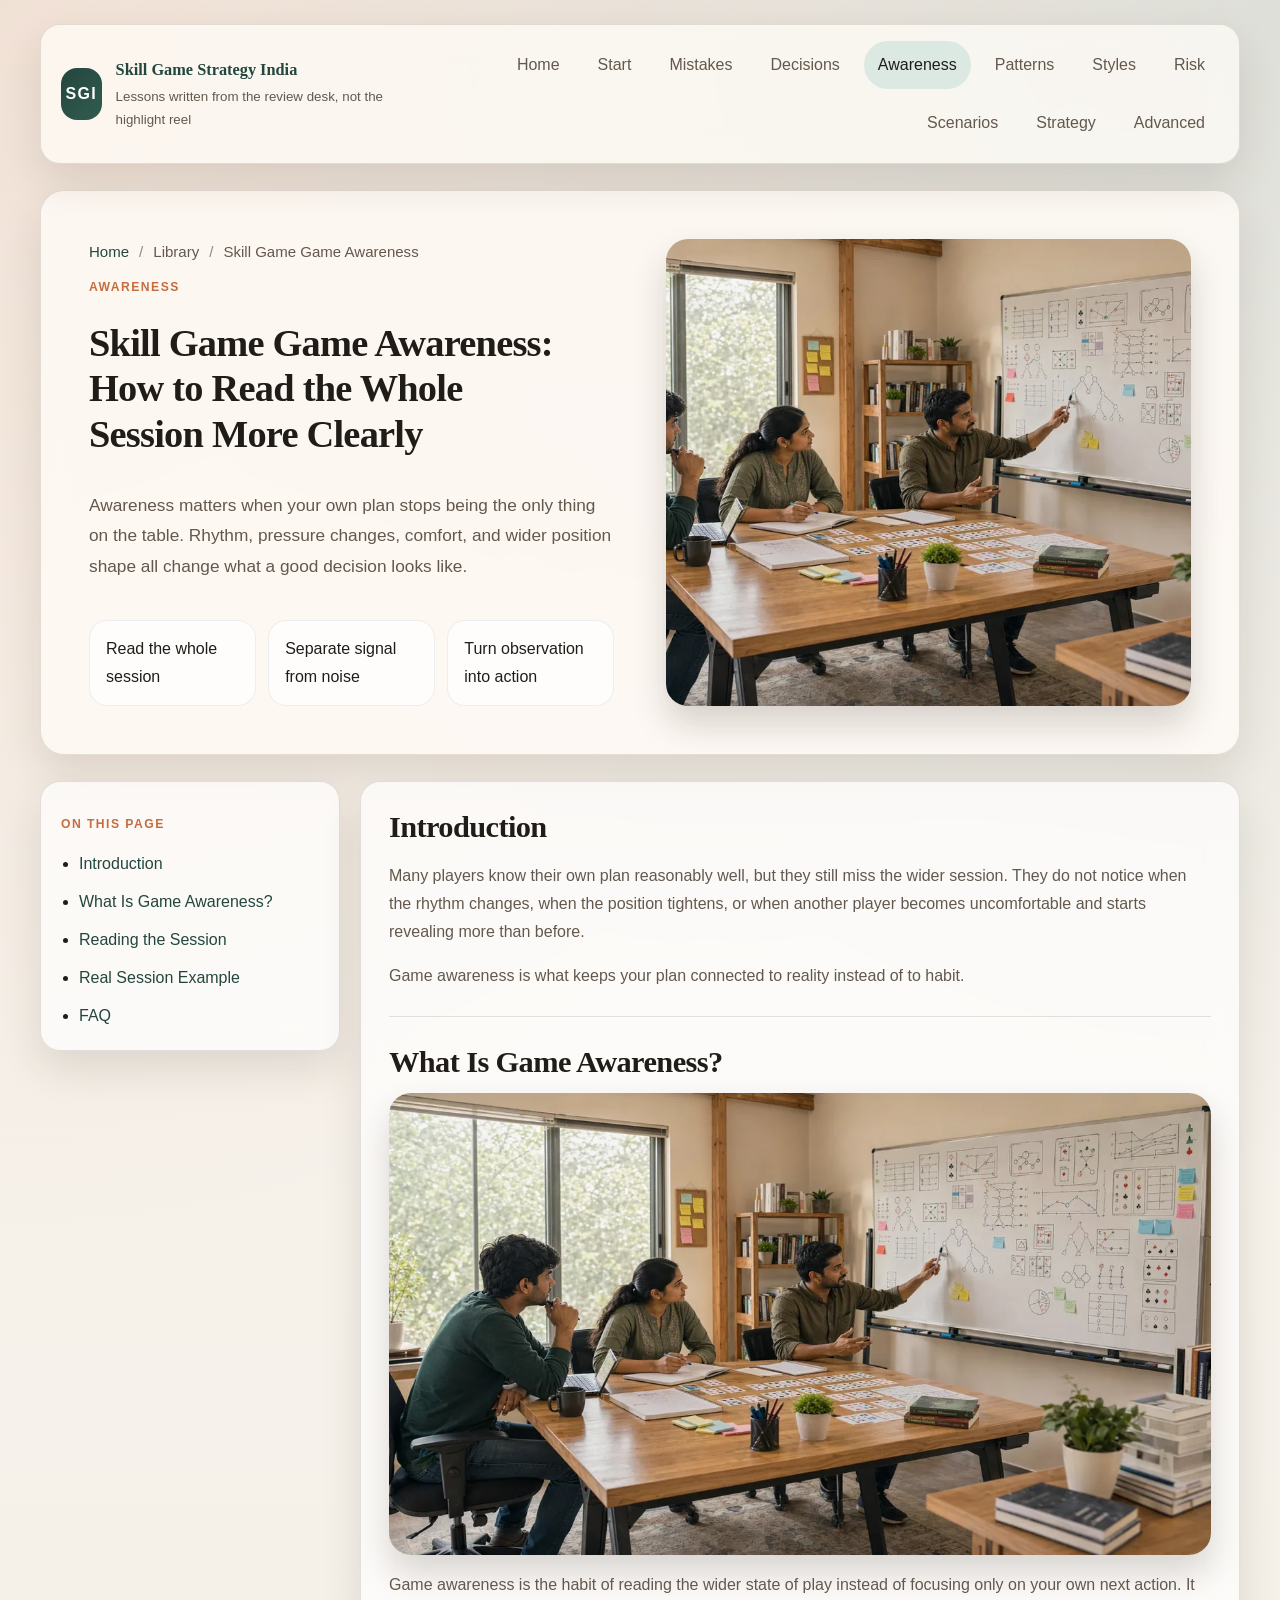
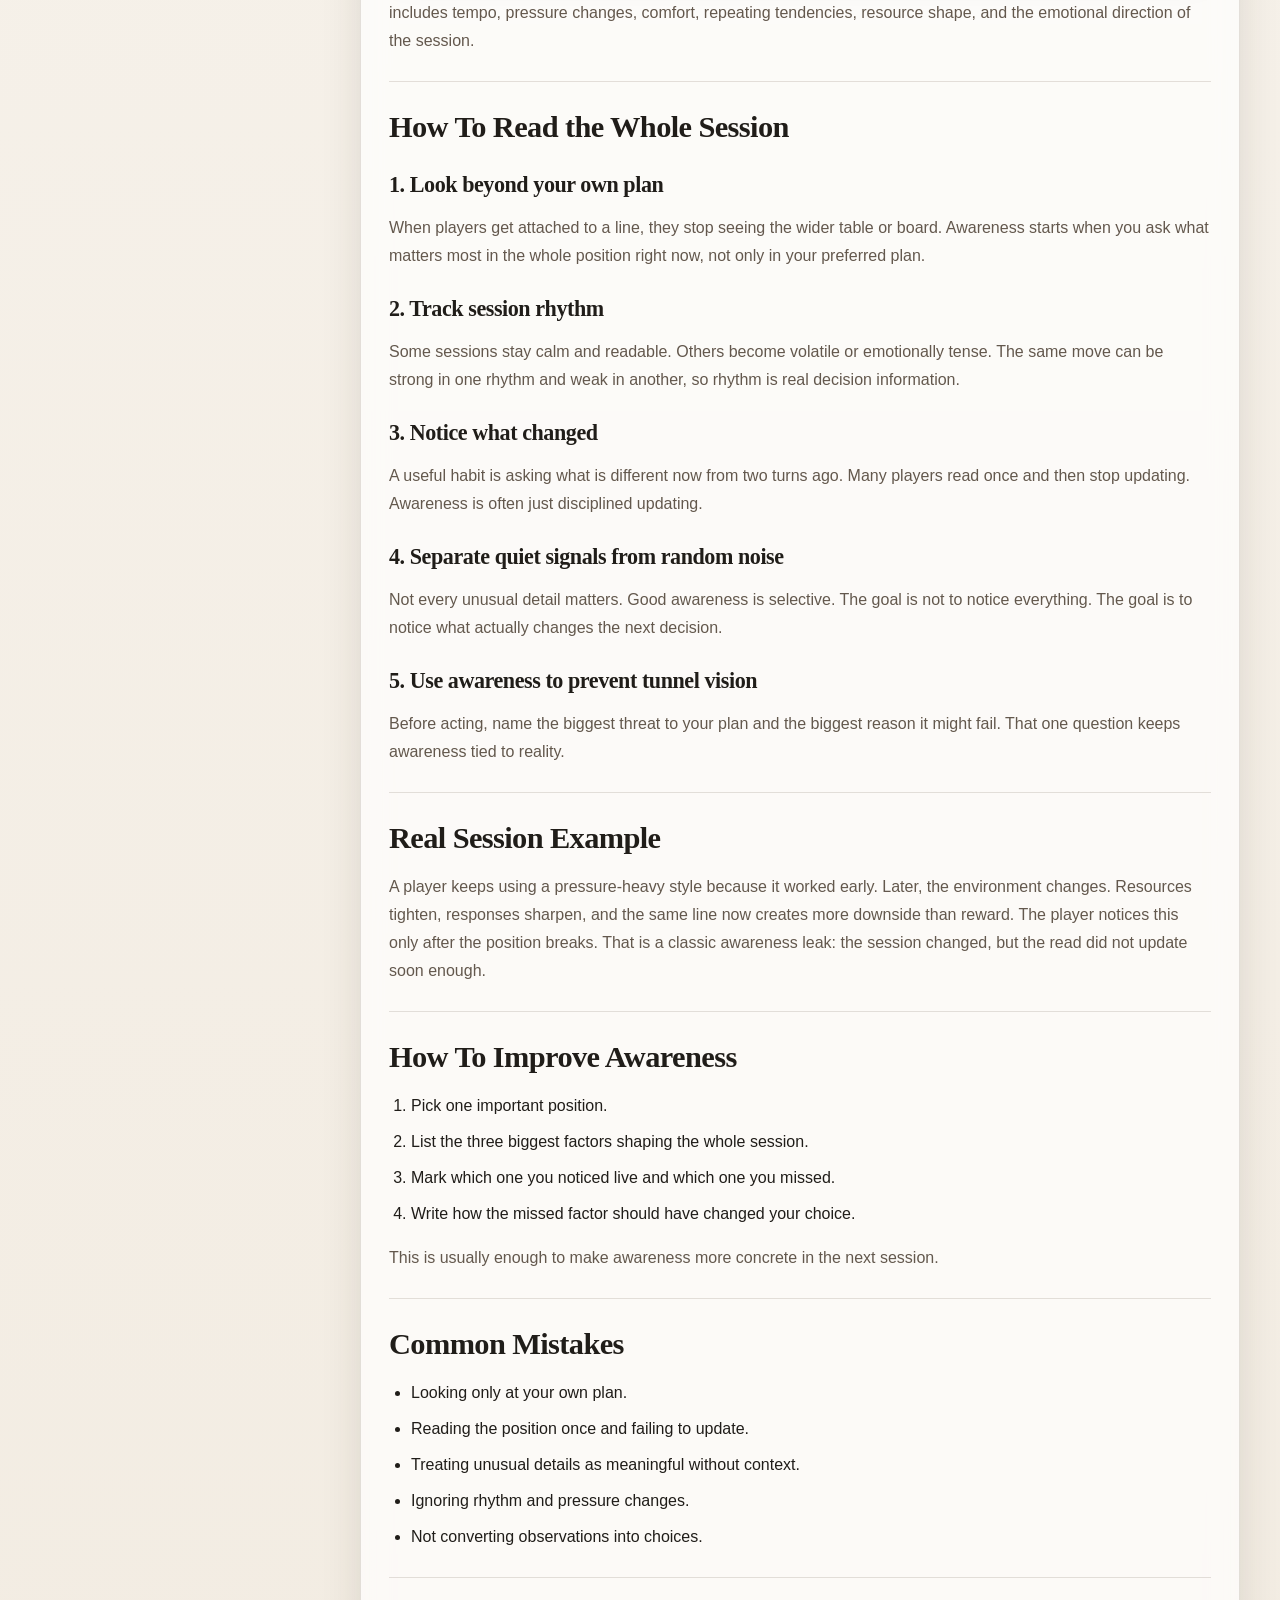
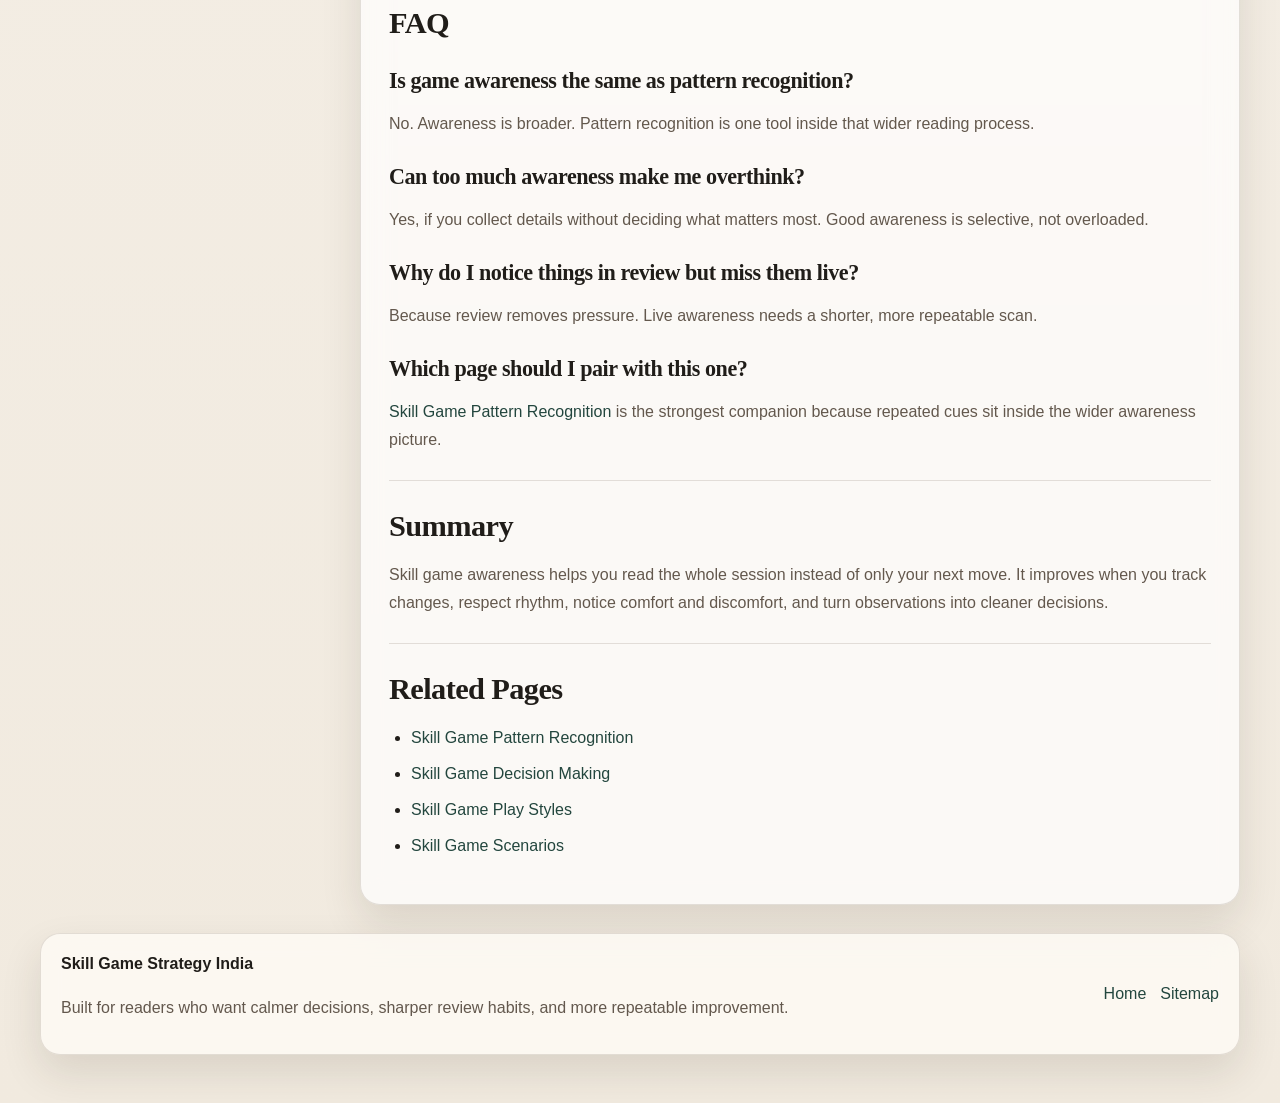
<file: game-awareness.html>
<!doctype html>
<html lang="en">
<head><meta charset="utf-8" /><meta name="viewport" content="width=device-width, initial-scale=1" /><title>Skill Game Game Awareness: How to Read the Whole Session More Clearly</title><meta name="description" content="Learn how to read the whole skill game session more clearly by tracking rhythm, pressure shifts, comfort, and the signals that actually change your next decision." /><link rel="canonical" href="./game-awareness.html" /><meta property="og:image" content="./assets/images/game-awareness.webp" /><link rel="stylesheet" href="assets/css/index.css" /></head>
<body data-page="game-awareness"><div class="site-shell"><header class="site-header"><a class="brand" href="index.html"><span class="brand-mark">SGI</span><span><strong>Skill Game Strategy India</strong><small>Lessons written from the review desk, not the highlight reel</small></span></a><button class="menu-toggle" type="button" aria-expanded="false" aria-controls="site-nav">Menu</button><nav id="site-nav" class="site-nav"><a href="index.html">Home</a><a href="fundamentals.html">Start</a><a href="common-mistakes.html">Mistakes</a><a href="decision-making.html">Decisions</a><a href="game-awareness.html" class="active">Awareness</a><a href="pattern-recognition.html">Patterns</a><a href="play-styles.html">Styles</a><a href="risk-balance.html">Risk</a><a href="scenarios.html">Scenarios</a><a href="strategic-thinking.html">Strategy</a><a href="advanced-concepts.html">Advanced</a></nav></header><main>
<section class="hero article-hero"><div class="hero-copy"><nav class="breadcrumbs"><a href="index.html">Home</a><span>Library</span><span>Skill Game Game Awareness</span></nav><p class="eyebrow">Awareness</p><h1>Skill Game Game Awareness: How to Read the Whole Session More Clearly</h1><p class="hero-summary">Awareness matters when your own plan stops being the only thing on the table. Rhythm, pressure changes, comfort, and wider position shape all change what a good decision looks like.</p><div class="hero-points"><span>Read the whole session</span><span>Separate signal from noise</span><span>Turn observation into action</span></div></div><div class="hero-visual"><img src="assets/images/game-awareness.webp" alt="Skill game awareness study scene with whiteboard, position notes, and careful observation setup" loading="eager" /></div></section>
<section class="page-layout"><aside class="page-toc"><div class="toc-card"><p class="toc-label">On This Page</p><ul><li><a href="#introduction">Introduction</a></li><li><a href="#what-is">What Is Game Awareness?</a></li><li><a href="#reading">Reading the Session</a></li><li><a href="#real-session-example">Real Session Example</a></li><li><a href="#faq">FAQ</a></li></ul></div></aside><article class="article-card"><div class="article-body">
<h2 id="introduction">Introduction</h2><p>Many players know their own plan reasonably well, but they still miss the wider session. They do not notice when the rhythm changes, when the position tightens, or when another player becomes uncomfortable and starts revealing more than before.</p><p>Game awareness is what keeps your plan connected to reality instead of to habit.</p><hr class="divider" />
<h2 id="what-is">What Is Game Awareness?</h2><figure class="feature-image"><img src="assets/images/game-awareness.webp" alt="Skill game awareness study scene with whiteboard, position notes, and careful observation setup" loading="lazy" /></figure><p>Game awareness is the habit of reading the wider state of play instead of focusing only on your own next action. It includes tempo, pressure changes, comfort, repeating tendencies, resource shape, and the emotional direction of the session.</p><hr class="divider" />
<h2 id="reading">How To Read the Whole Session</h2><h3>1. Look beyond your own plan</h3><p>When players get attached to a line, they stop seeing the wider table or board. Awareness starts when you ask what matters most in the whole position right now, not only in your preferred plan.</p><h3>2. Track session rhythm</h3><p>Some sessions stay calm and readable. Others become volatile or emotionally tense. The same move can be strong in one rhythm and weak in another, so rhythm is real decision information.</p><h3>3. Notice what changed</h3><p>A useful habit is asking what is different now from two turns ago. Many players read once and then stop updating. Awareness is often just disciplined updating.</p><h3>4. Separate quiet signals from random noise</h3><p>Not every unusual detail matters. Good awareness is selective. The goal is not to notice everything. The goal is to notice what actually changes the next decision.</p><h3>5. Use awareness to prevent tunnel vision</h3><p>Before acting, name the biggest threat to your plan and the biggest reason it might fail. That one question keeps awareness tied to reality.</p><hr class="divider" />
<h2 id="real-session-example">Real Session Example</h2><p>A player keeps using a pressure-heavy style because it worked early. Later, the environment changes. Resources tighten, responses sharpen, and the same line now creates more downside than reward. The player notices this only after the position breaks. That is a classic awareness leak: the session changed, but the read did not update soon enough.</p><hr class="divider" />
<h2>How To Improve Awareness</h2><ol><li>Pick one important position.</li><li>List the three biggest factors shaping the whole session.</li><li>Mark which one you noticed live and which one you missed.</li><li>Write how the missed factor should have changed your choice.</li></ol><p>This is usually enough to make awareness more concrete in the next session.</p><hr class="divider" />
<h2>Common Mistakes</h2><ul><li>Looking only at your own plan.</li><li>Reading the position once and failing to update.</li><li>Treating unusual details as meaningful without context.</li><li>Ignoring rhythm and pressure changes.</li><li>Not converting observations into choices.</li></ul><hr class="divider" />
<h2 id="faq">FAQ</h2><h3>Is game awareness the same as pattern recognition?</h3><p>No. Awareness is broader. Pattern recognition is one tool inside that wider reading process.</p><h3>Can too much awareness make me overthink?</h3><p>Yes, if you collect details without deciding what matters most. Good awareness is selective, not overloaded.</p><h3>Why do I notice things in review but miss them live?</h3><p>Because review removes pressure. Live awareness needs a shorter, more repeatable scan.</p><h3>Which page should I pair with this one?</h3><p><a href="pattern-recognition.html">Skill Game Pattern Recognition</a> is the strongest companion because repeated cues sit inside the wider awareness picture.</p><hr class="divider" />
<h2>Summary</h2><p>Skill game awareness helps you read the whole session instead of only your next move. It improves when you track changes, respect rhythm, notice comfort and discomfort, and turn observations into cleaner decisions.</p><hr class="divider" />
<h2>Related Pages</h2><ul><li><a href="pattern-recognition.html">Skill Game Pattern Recognition</a></li><li><a href="decision-making.html">Skill Game Decision Making</a></li><li><a href="play-styles.html">Skill Game Play Styles</a></li><li><a href="scenarios.html">Skill Game Scenarios</a></li></ul>
</div></article></section></main><footer class="site-footer"><div><strong>Skill Game Strategy India</strong><p>Built for readers who want calmer decisions, sharper review habits, and more repeatable improvement.</p></div><div class="footer-links"><a href="index.html">Home</a><a href="sitemap.xml">Sitemap</a></div></footer></div><script src="assets/js/index.js"></script></body></html>
</file>
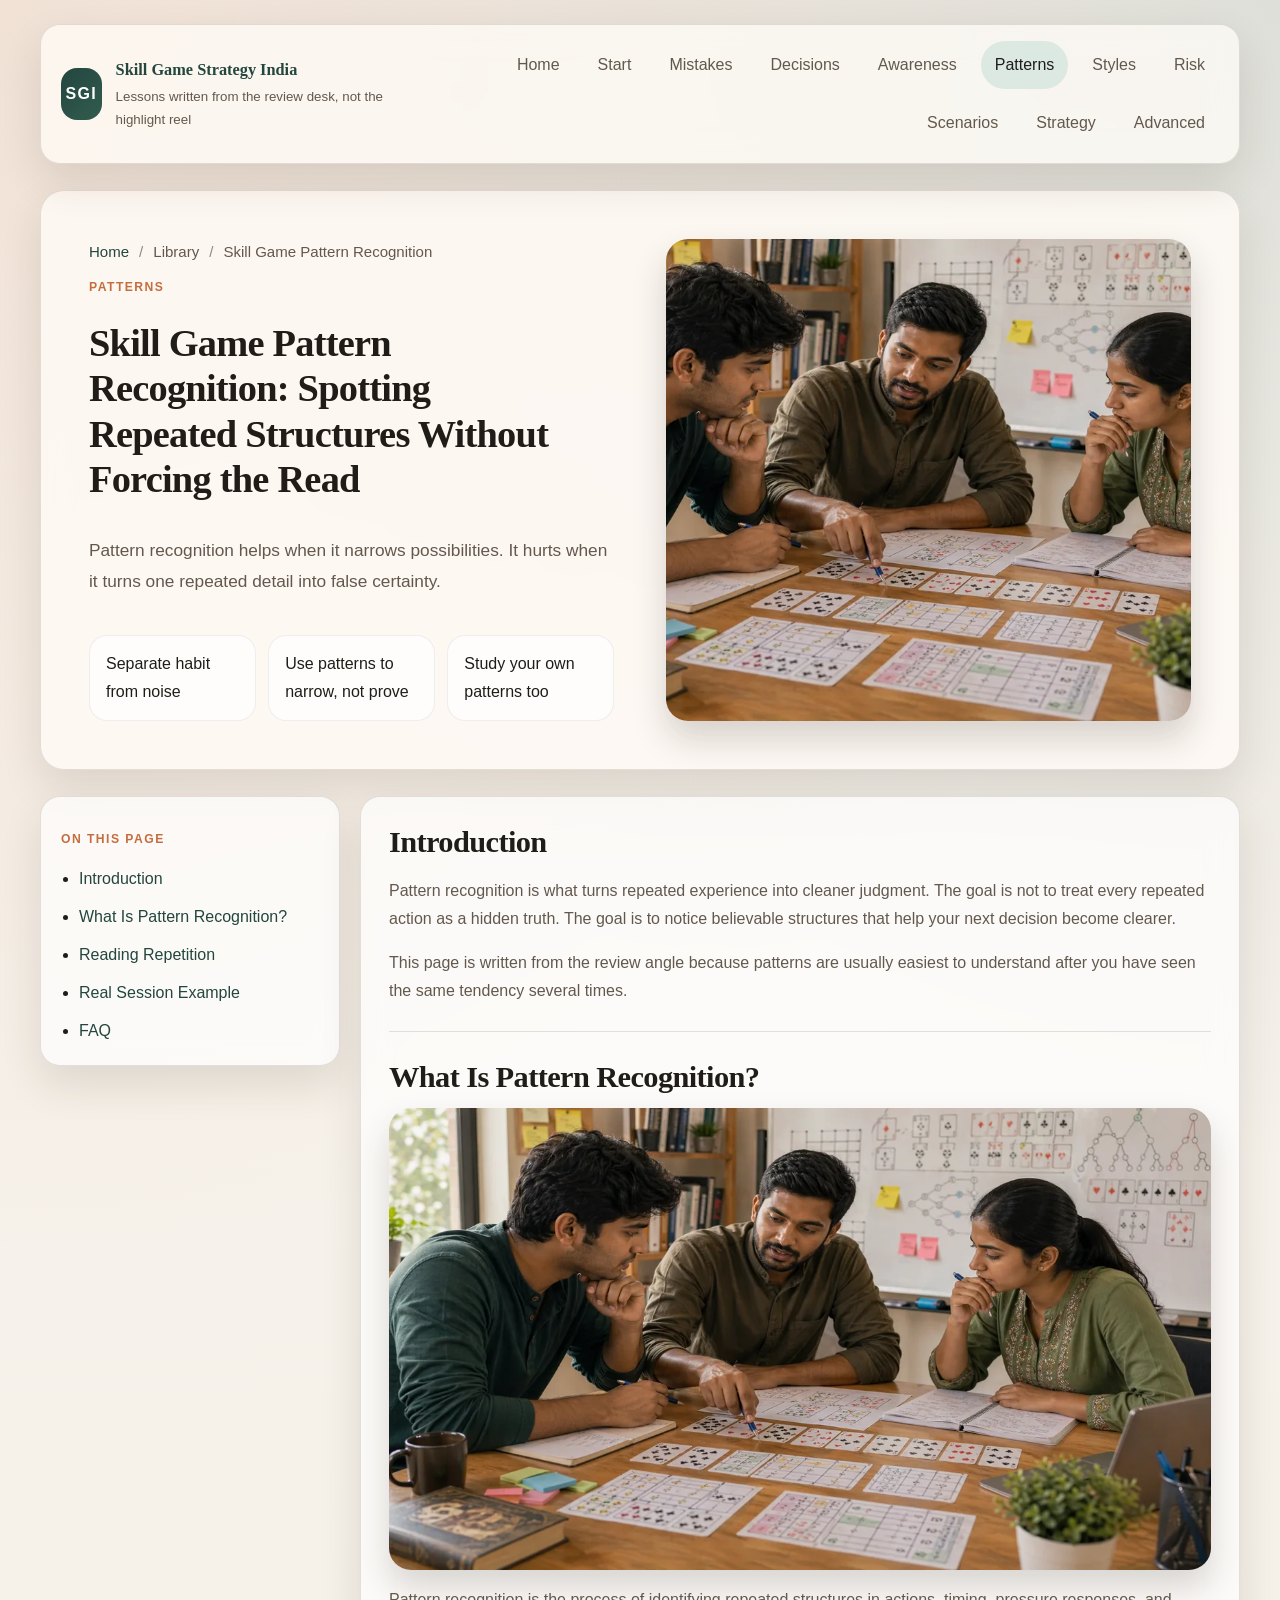
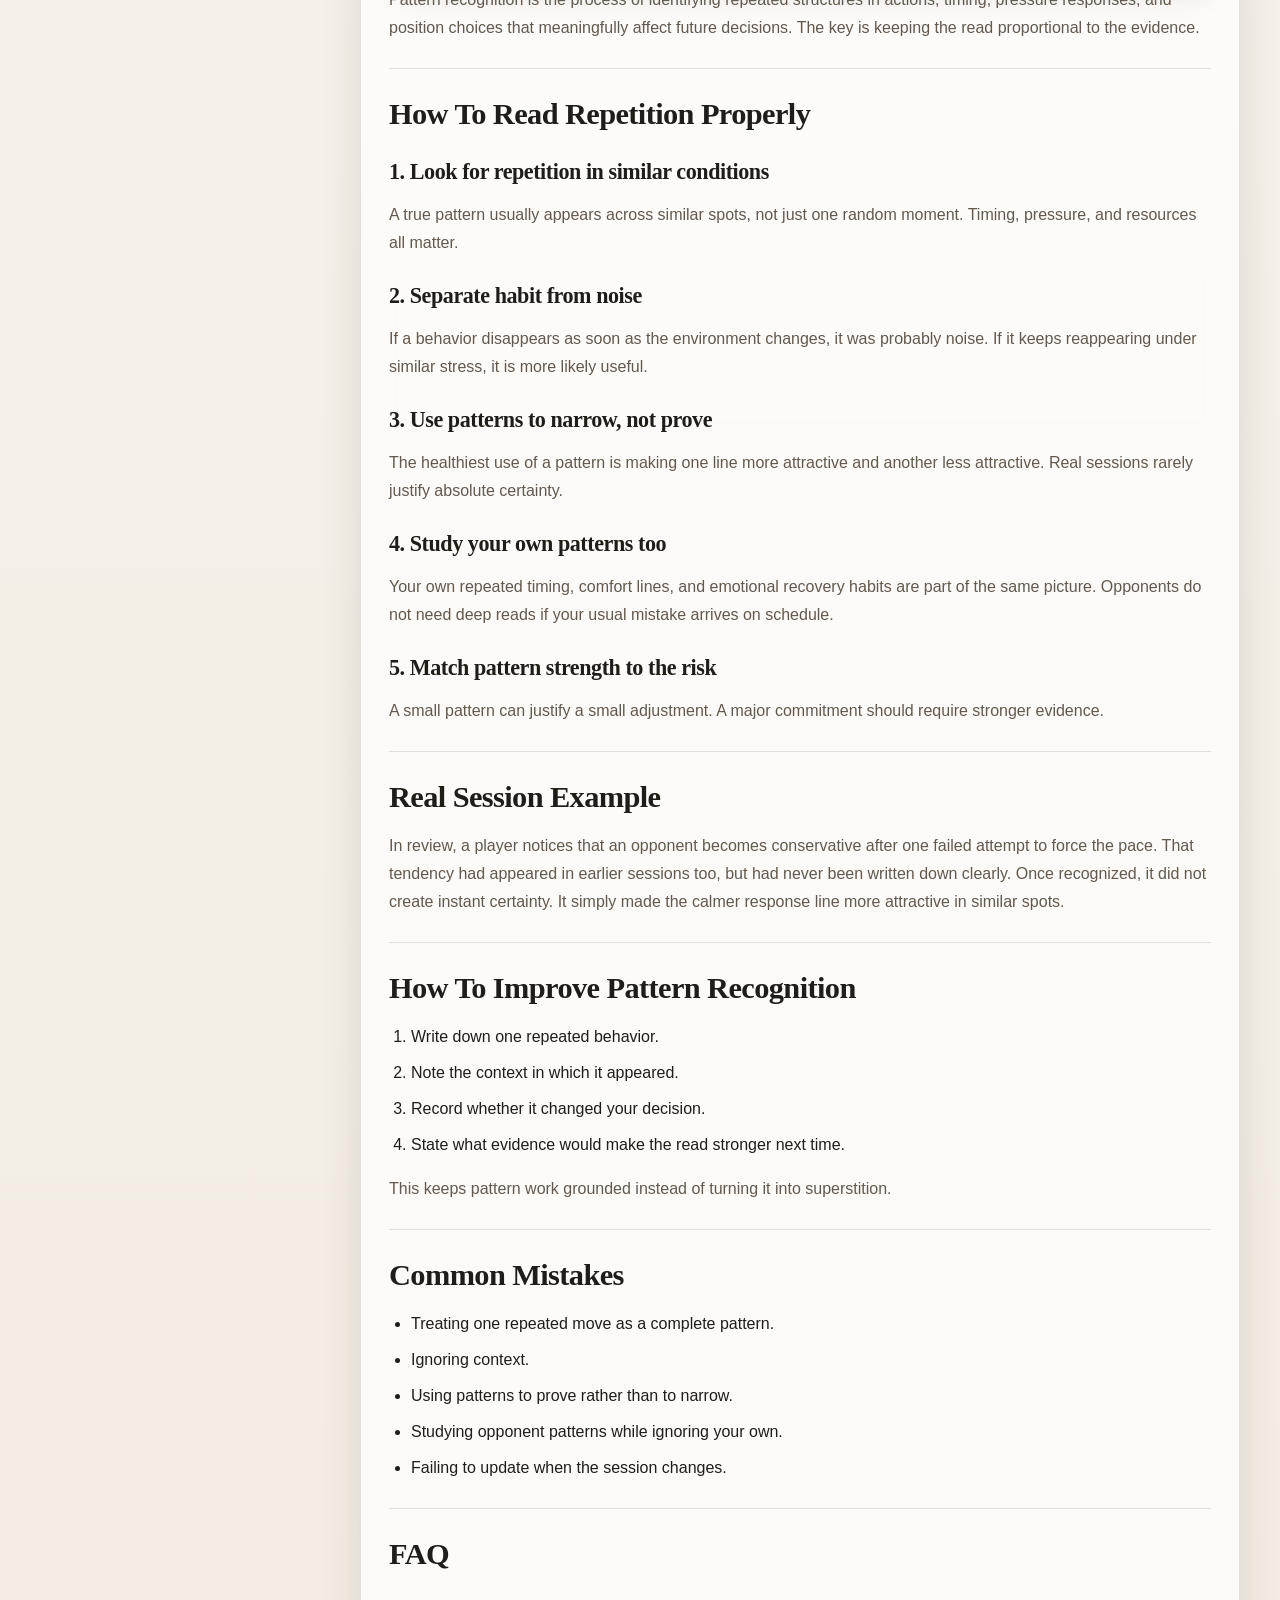
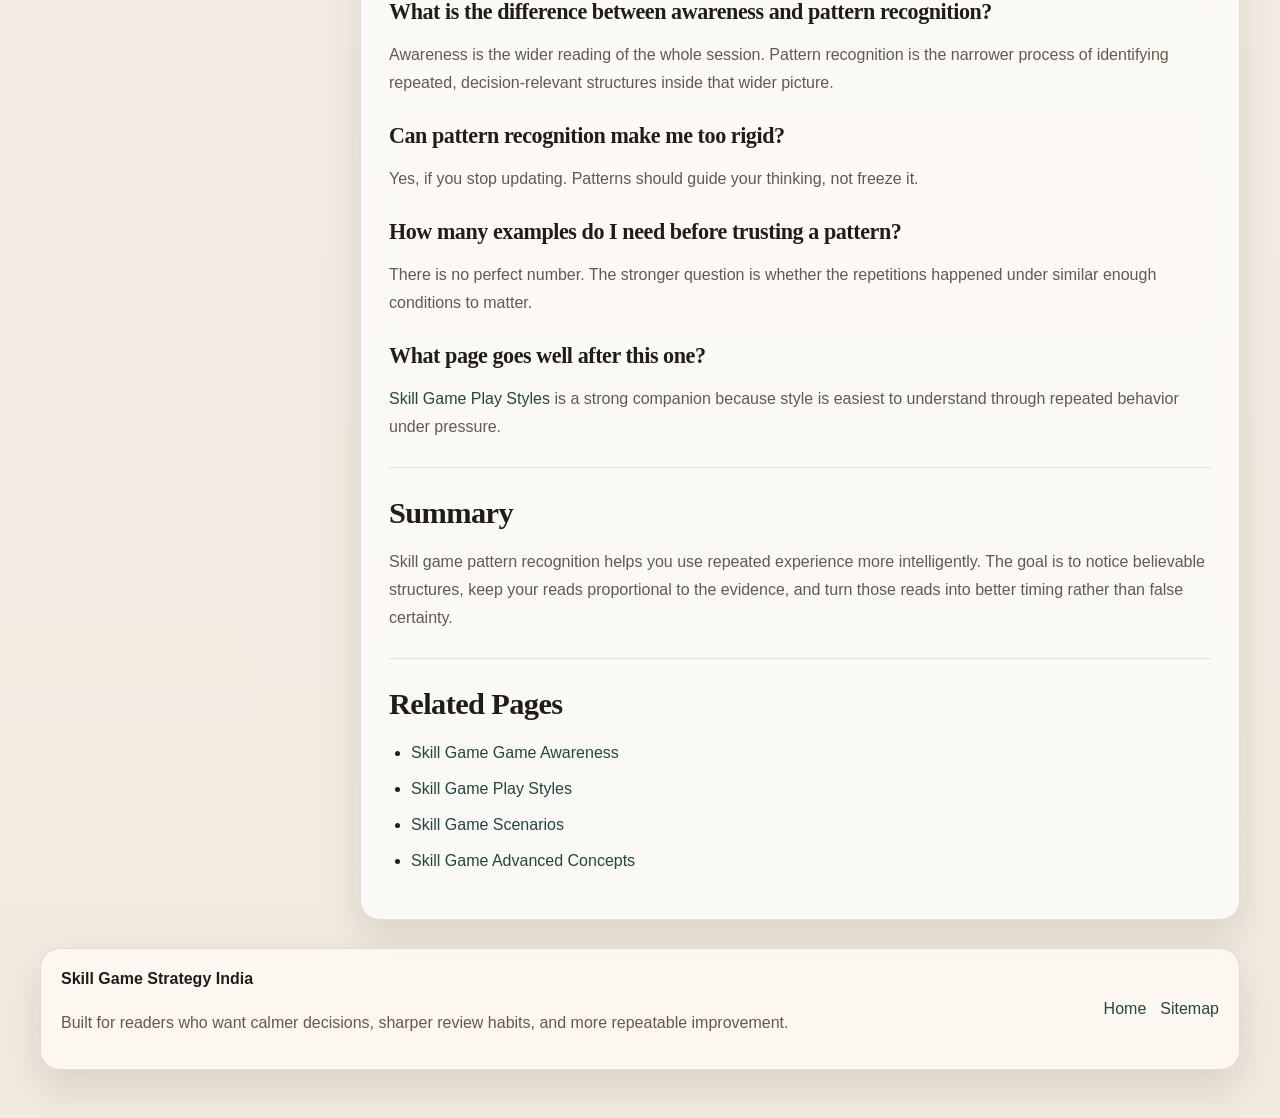
<file: pattern-recognition.html>
<!doctype html>
<html lang="en">
<head><meta charset="utf-8" /><meta name="viewport" content="width=device-width, initial-scale=1" /><title>Skill Game Pattern Recognition: Spotting Repeated Structures Without Forcing the Read</title><meta name="description" content="Learn how to recognize real patterns in skill games without over-reading weak evidence, and turn repeated structures into cleaner timing and better decisions." /><link rel="canonical" href="./pattern-recognition.html" /><meta property="og:image" content="./assets/images/pattern-recognition.webp" /><link rel="stylesheet" href="assets/css/index.css" /></head>
<body data-page="pattern-recognition"><div class="site-shell"><header class="site-header"><a class="brand" href="index.html"><span class="brand-mark">SGI</span><span><strong>Skill Game Strategy India</strong><small>Lessons written from the review desk, not the highlight reel</small></span></a><button class="menu-toggle" type="button" aria-expanded="false" aria-controls="site-nav">Menu</button><nav id="site-nav" class="site-nav"><a href="index.html">Home</a><a href="fundamentals.html">Start</a><a href="common-mistakes.html">Mistakes</a><a href="decision-making.html">Decisions</a><a href="game-awareness.html">Awareness</a><a href="pattern-recognition.html" class="active">Patterns</a><a href="play-styles.html">Styles</a><a href="risk-balance.html">Risk</a><a href="scenarios.html">Scenarios</a><a href="strategic-thinking.html">Strategy</a><a href="advanced-concepts.html">Advanced</a></nav></header><main>
<section class="hero article-hero"><div class="hero-copy"><nav class="breadcrumbs"><a href="index.html">Home</a><span>Library</span><span>Skill Game Pattern Recognition</span></nav><p class="eyebrow">Patterns</p><h1>Skill Game Pattern Recognition: Spotting Repeated Structures Without Forcing the Read</h1><p class="hero-summary">Pattern recognition helps when it narrows possibilities. It hurts when it turns one repeated detail into false certainty.</p><div class="hero-points"><span>Separate habit from noise</span><span>Use patterns to narrow, not prove</span><span>Study your own patterns too</span></div></div><div class="hero-visual"><img src="assets/images/pattern-recognition.webp" alt="Skill game pattern recognition study setup with diagrams, repeated sequence notes, and focused review environment" loading="eager" /></div></section>
<section class="page-layout"><aside class="page-toc"><div class="toc-card"><p class="toc-label">On This Page</p><ul><li><a href="#introduction">Introduction</a></li><li><a href="#what-is">What Is Pattern Recognition?</a></li><li><a href="#repetition">Reading Repetition</a></li><li><a href="#real-session-example">Real Session Example</a></li><li><a href="#faq">FAQ</a></li></ul></div></aside><article class="article-card"><div class="article-body">
<h2 id="introduction">Introduction</h2><p>Pattern recognition is what turns repeated experience into cleaner judgment. The goal is not to treat every repeated action as a hidden truth. The goal is to notice believable structures that help your next decision become clearer.</p><p>This page is written from the review angle because patterns are usually easiest to understand after you have seen the same tendency several times.</p><hr class="divider" />
<h2 id="what-is">What Is Pattern Recognition?</h2><figure class="feature-image"><img src="assets/images/pattern-recognition.webp" alt="Skill game pattern recognition study setup with diagrams, repeated sequence notes, and focused review environment" loading="lazy" /></figure><p>Pattern recognition is the process of identifying repeated structures in actions, timing, pressure responses, and position choices that meaningfully affect future decisions. The key is keeping the read proportional to the evidence.</p><hr class="divider" />
<h2 id="repetition">How To Read Repetition Properly</h2><h3>1. Look for repetition in similar conditions</h3><p>A true pattern usually appears across similar spots, not just one random moment. Timing, pressure, and resources all matter.</p><h3>2. Separate habit from noise</h3><p>If a behavior disappears as soon as the environment changes, it was probably noise. If it keeps reappearing under similar stress, it is more likely useful.</p><h3>3. Use patterns to narrow, not prove</h3><p>The healthiest use of a pattern is making one line more attractive and another less attractive. Real sessions rarely justify absolute certainty.</p><h3>4. Study your own patterns too</h3><p>Your own repeated timing, comfort lines, and emotional recovery habits are part of the same picture. Opponents do not need deep reads if your usual mistake arrives on schedule.</p><h3>5. Match pattern strength to the risk</h3><p>A small pattern can justify a small adjustment. A major commitment should require stronger evidence.</p><hr class="divider" />
<h2 id="real-session-example">Real Session Example</h2><p>In review, a player notices that an opponent becomes conservative after one failed attempt to force the pace. That tendency had appeared in earlier sessions too, but had never been written down clearly. Once recognized, it did not create instant certainty. It simply made the calmer response line more attractive in similar spots.</p><hr class="divider" />
<h2>How To Improve Pattern Recognition</h2><ol><li>Write down one repeated behavior.</li><li>Note the context in which it appeared.</li><li>Record whether it changed your decision.</li><li>State what evidence would make the read stronger next time.</li></ol><p>This keeps pattern work grounded instead of turning it into superstition.</p><hr class="divider" />
<h2>Common Mistakes</h2><ul><li>Treating one repeated move as a complete pattern.</li><li>Ignoring context.</li><li>Using patterns to prove rather than to narrow.</li><li>Studying opponent patterns while ignoring your own.</li><li>Failing to update when the session changes.</li></ul><hr class="divider" />
<h2 id="faq">FAQ</h2><h3>What is the difference between awareness and pattern recognition?</h3><p>Awareness is the wider reading of the whole session. Pattern recognition is the narrower process of identifying repeated, decision-relevant structures inside that wider picture.</p><h3>Can pattern recognition make me too rigid?</h3><p>Yes, if you stop updating. Patterns should guide your thinking, not freeze it.</p><h3>How many examples do I need before trusting a pattern?</h3><p>There is no perfect number. The stronger question is whether the repetitions happened under similar enough conditions to matter.</p><h3>What page goes well after this one?</h3><p><a href="play-styles.html">Skill Game Play Styles</a> is a strong companion because style is easiest to understand through repeated behavior under pressure.</p><hr class="divider" />
<h2>Summary</h2><p>Skill game pattern recognition helps you use repeated experience more intelligently. The goal is to notice believable structures, keep your reads proportional to the evidence, and turn those reads into better timing rather than false certainty.</p><hr class="divider" />
<h2>Related Pages</h2><ul><li><a href="game-awareness.html">Skill Game Game Awareness</a></li><li><a href="play-styles.html">Skill Game Play Styles</a></li><li><a href="scenarios.html">Skill Game Scenarios</a></li><li><a href="advanced-concepts.html">Skill Game Advanced Concepts</a></li></ul>
</div></article></section></main><footer class="site-footer"><div><strong>Skill Game Strategy India</strong><p>Built for readers who want calmer decisions, sharper review habits, and more repeatable improvement.</p></div><div class="footer-links"><a href="index.html">Home</a><a href="sitemap.xml">Sitemap</a></div></footer></div><script src="assets/js/index.js"></script></body></html>
</file>
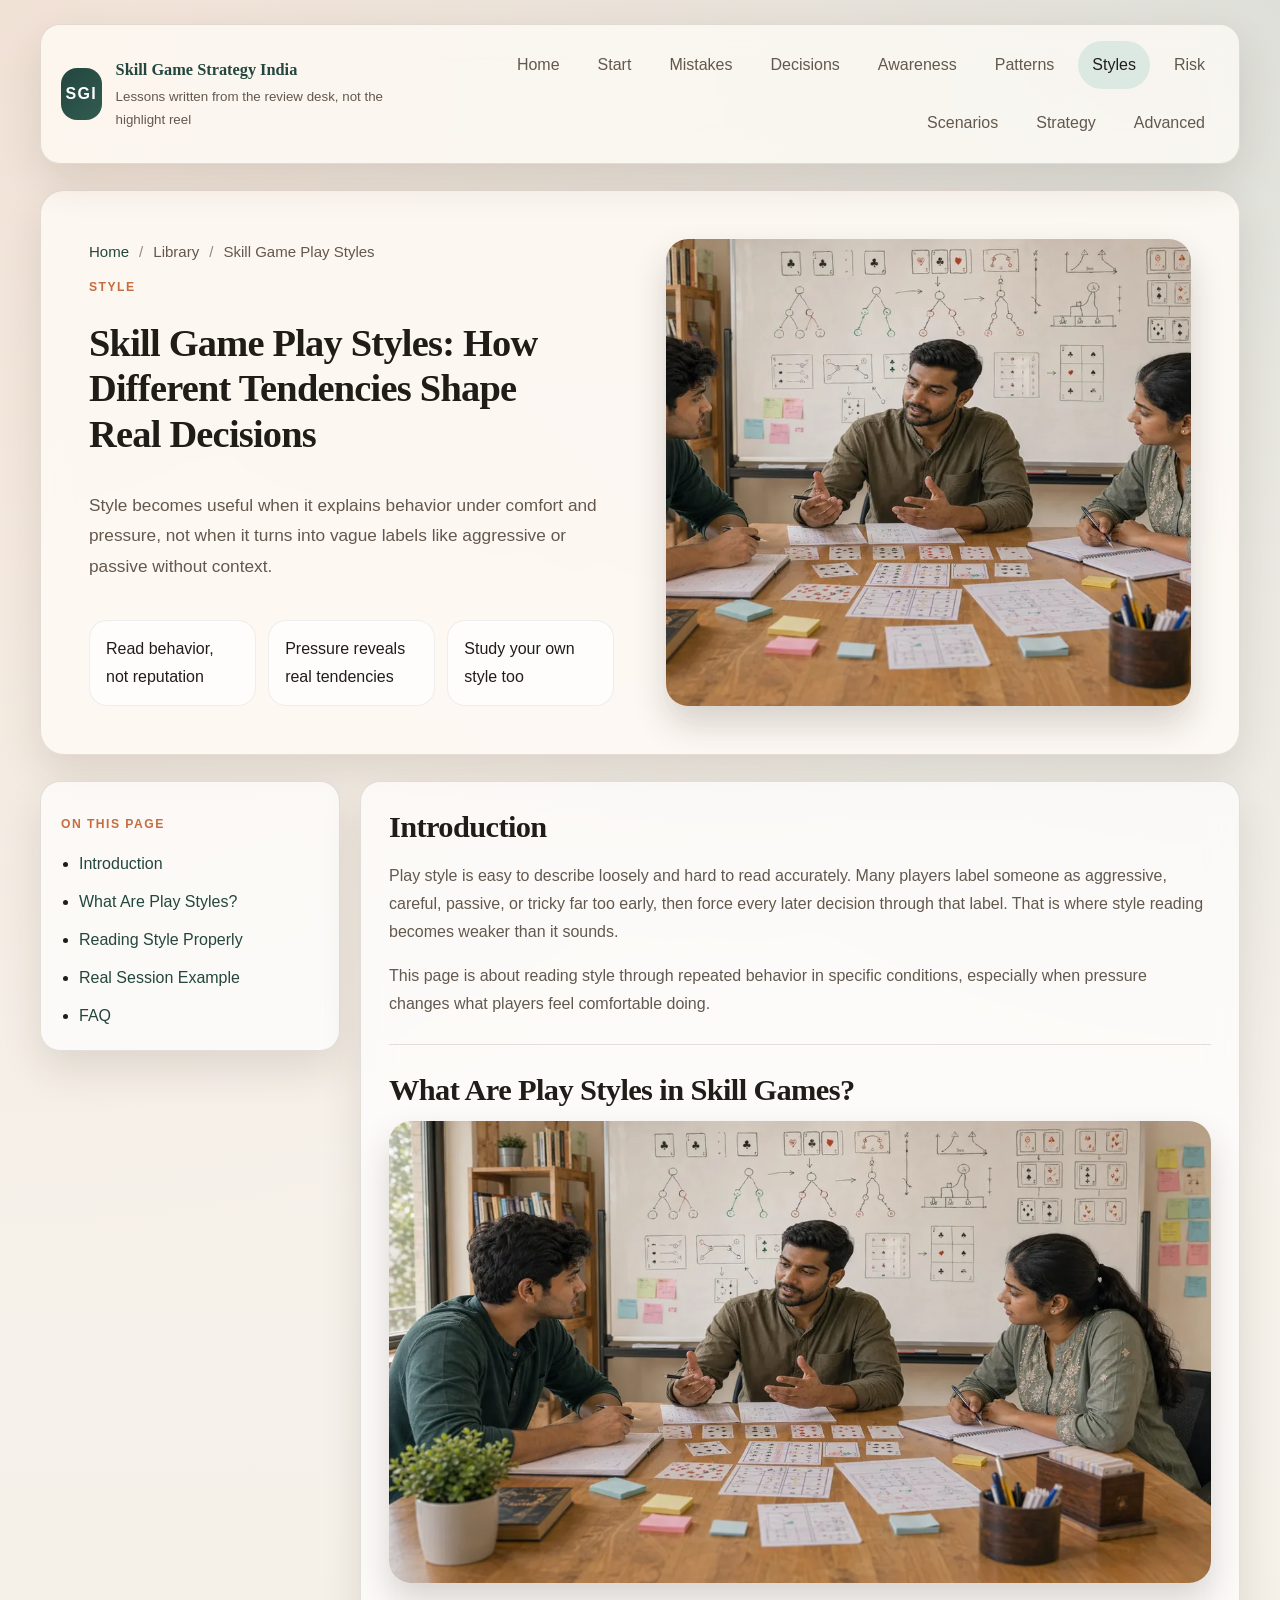
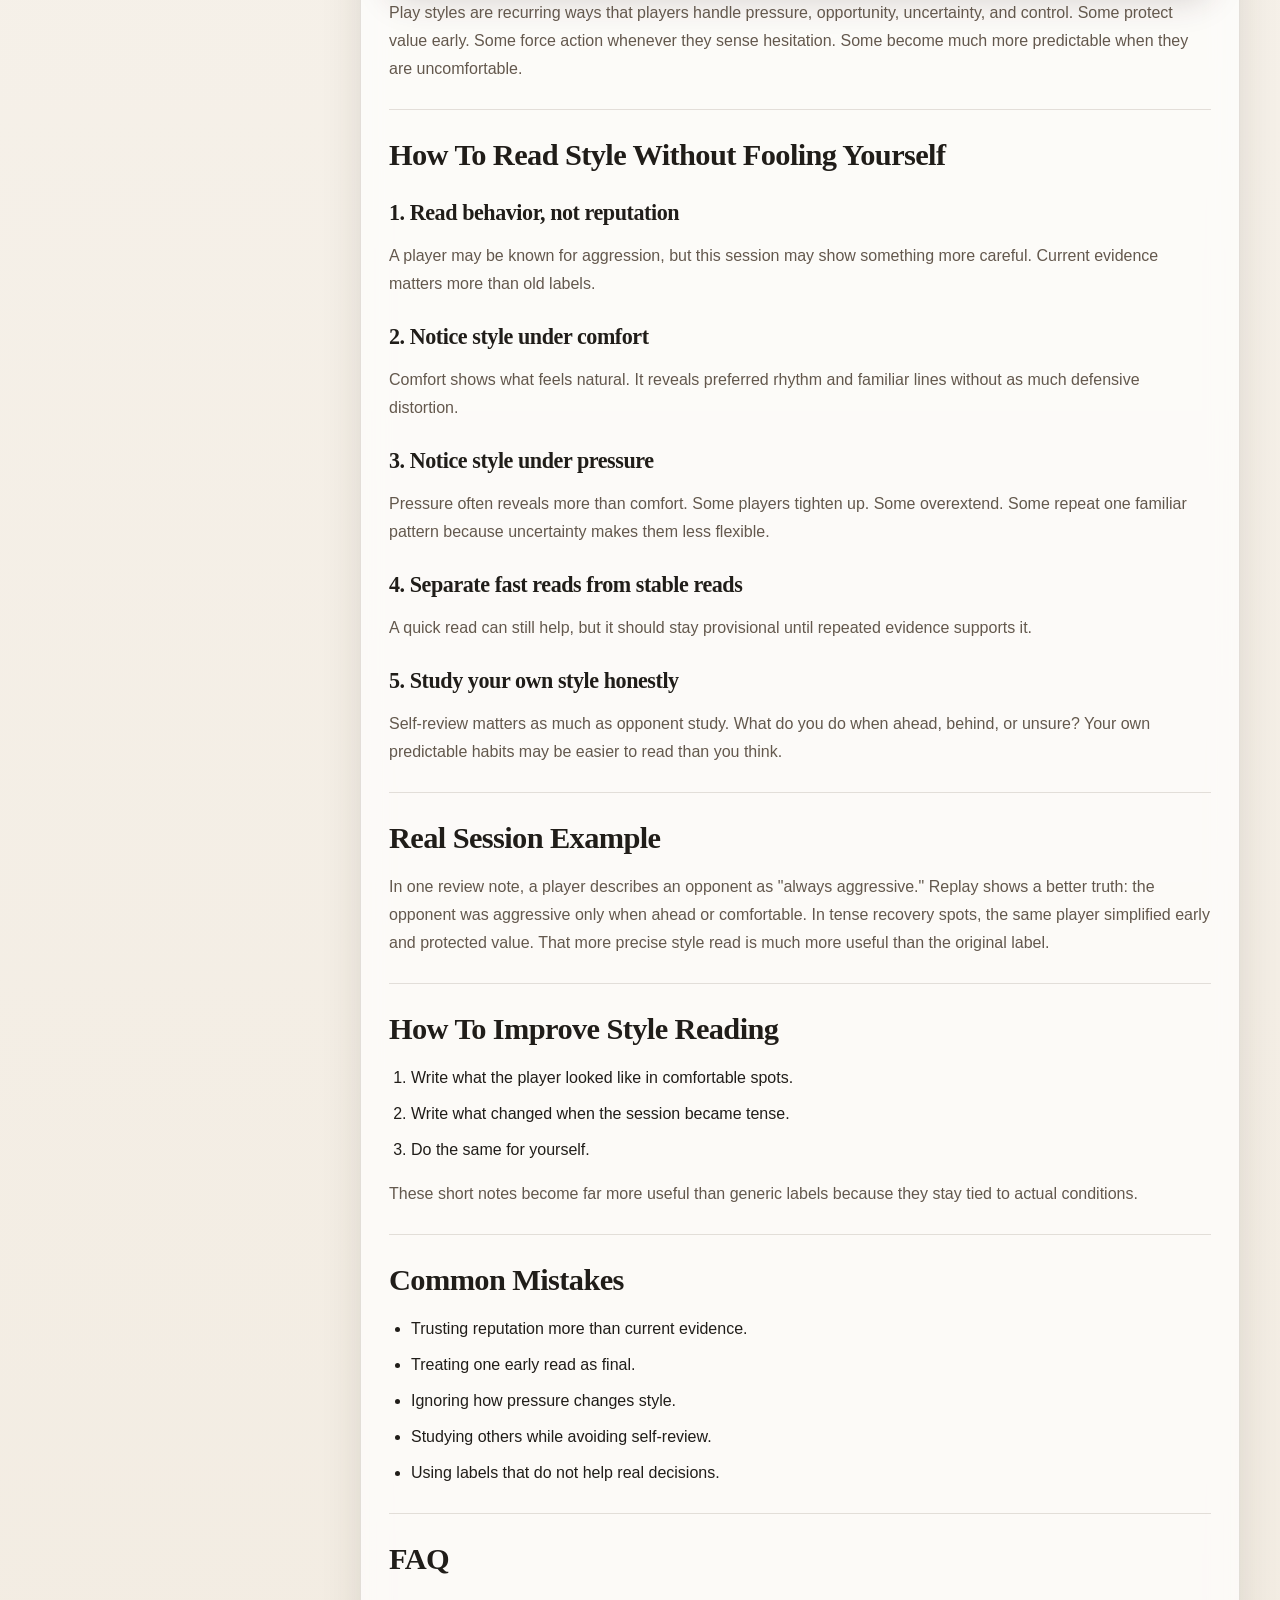
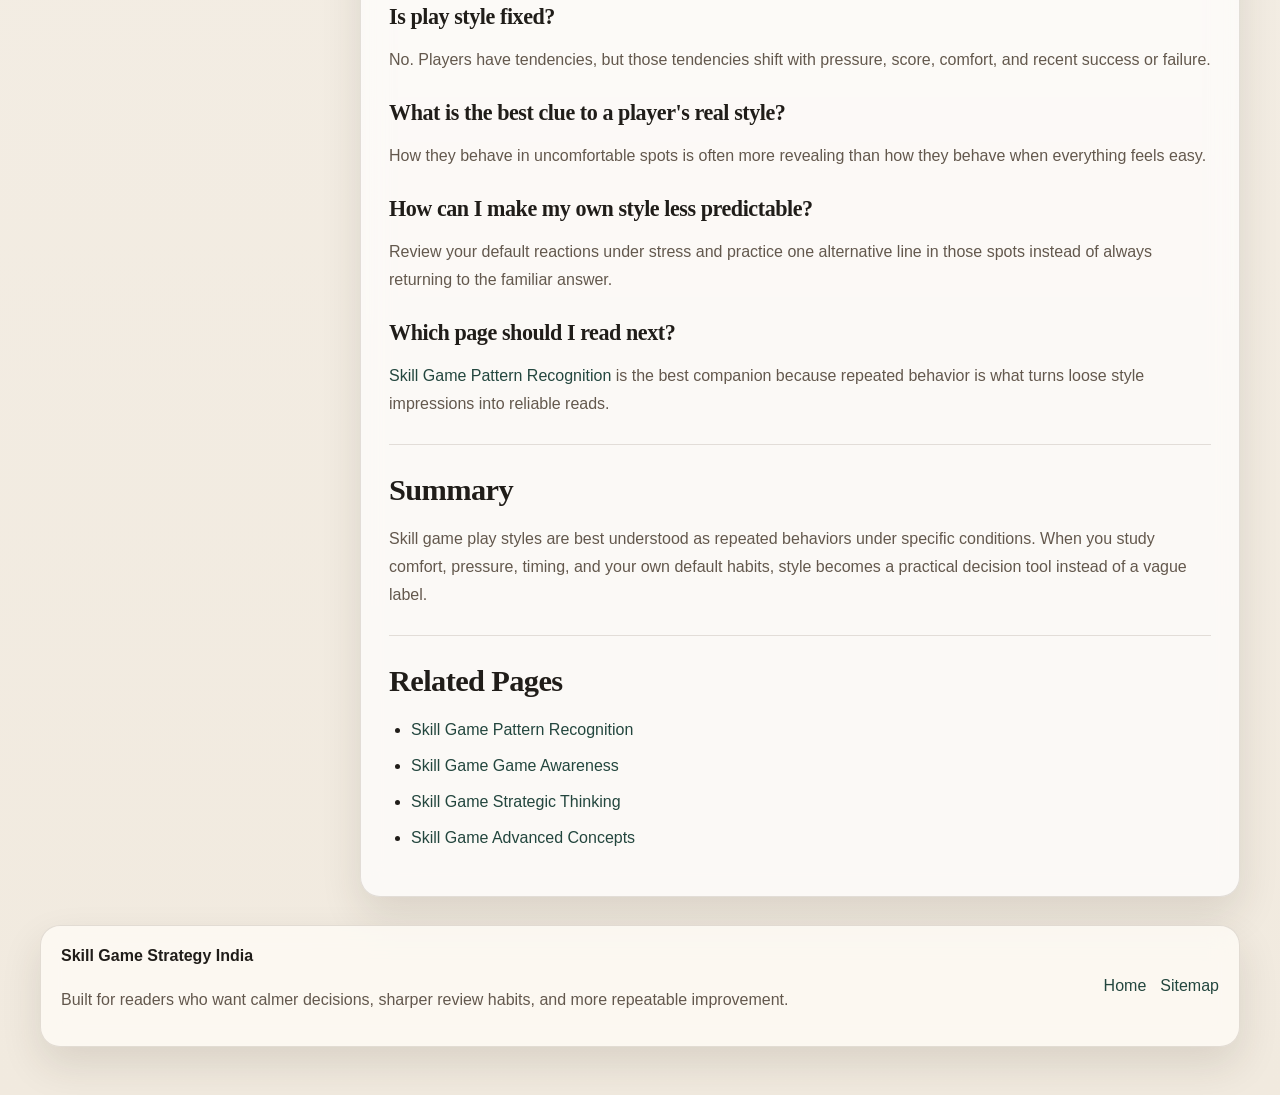
<file: play-styles.html>
<!doctype html>
<html lang="en">
<head><meta charset="utf-8" /><meta name="viewport" content="width=device-width, initial-scale=1" /><title>Skill Game Play Styles: How Different Tendencies Shape Real Decisions</title><meta name="description" content="Learn how different play styles show up in skill games, especially under pressure, and how to read both opponent tendencies and your own default habits more honestly." /><link rel="canonical" href="./play-styles.html" /><meta property="og:image" content="./assets/images/play-styles.webp" /><link rel="stylesheet" href="assets/css/index.css" /></head>
<body data-page="play-styles"><div class="site-shell"><header class="site-header"><a class="brand" href="index.html"><span class="brand-mark">SGI</span><span><strong>Skill Game Strategy India</strong><small>Lessons written from the review desk, not the highlight reel</small></span></a><button class="menu-toggle" type="button" aria-expanded="false" aria-controls="site-nav">Menu</button><nav id="site-nav" class="site-nav"><a href="index.html">Home</a><a href="fundamentals.html">Start</a><a href="common-mistakes.html">Mistakes</a><a href="decision-making.html">Decisions</a><a href="game-awareness.html">Awareness</a><a href="pattern-recognition.html">Patterns</a><a href="play-styles.html" class="active">Styles</a><a href="risk-balance.html">Risk</a><a href="scenarios.html">Scenarios</a><a href="strategic-thinking.html">Strategy</a><a href="advanced-concepts.html">Advanced</a></nav></header><main>
<section class="hero article-hero"><div class="hero-copy"><nav class="breadcrumbs"><a href="index.html">Home</a><span>Library</span><span>Skill Game Play Styles</span></nav><p class="eyebrow">Style</p><h1>Skill Game Play Styles: How Different Tendencies Shape Real Decisions</h1><p class="hero-summary">Style becomes useful when it explains behavior under comfort and pressure, not when it turns into vague labels like aggressive or passive without context.</p><div class="hero-points"><span>Read behavior, not reputation</span><span>Pressure reveals real tendencies</span><span>Study your own style too</span></div></div><div class="hero-visual"><img src="assets/images/play-styles.webp" alt="Skill game play styles comparison scene with notes, discussion board, and calm strategy workspace" loading="eager" /></div></section>
<section class="page-layout"><aside class="page-toc"><div class="toc-card"><p class="toc-label">On This Page</p><ul><li><a href="#introduction">Introduction</a></li><li><a href="#what-are">What Are Play Styles?</a></li><li><a href="#reading-style">Reading Style Properly</a></li><li><a href="#real-session-example">Real Session Example</a></li><li><a href="#faq">FAQ</a></li></ul></div></aside><article class="article-card"><div class="article-body">
<h2 id="introduction">Introduction</h2><p>Play style is easy to describe loosely and hard to read accurately. Many players label someone as aggressive, careful, passive, or tricky far too early, then force every later decision through that label. That is where style reading becomes weaker than it sounds.</p><p>This page is about reading style through repeated behavior in specific conditions, especially when pressure changes what players feel comfortable doing.</p><hr class="divider" />
<h2 id="what-are">What Are Play Styles in Skill Games?</h2><figure class="feature-image"><img src="assets/images/play-styles.webp" alt="Skill game play styles comparison scene with notes, discussion board, and calm strategy workspace" loading="lazy" /></figure><p>Play styles are recurring ways that players handle pressure, opportunity, uncertainty, and control. Some protect value early. Some force action whenever they sense hesitation. Some become much more predictable when they are uncomfortable.</p><hr class="divider" />
<h2 id="reading-style">How To Read Style Without Fooling Yourself</h2><h3>1. Read behavior, not reputation</h3><p>A player may be known for aggression, but this session may show something more careful. Current evidence matters more than old labels.</p><h3>2. Notice style under comfort</h3><p>Comfort shows what feels natural. It reveals preferred rhythm and familiar lines without as much defensive distortion.</p><h3>3. Notice style under pressure</h3><p>Pressure often reveals more than comfort. Some players tighten up. Some overextend. Some repeat one familiar pattern because uncertainty makes them less flexible.</p><h3>4. Separate fast reads from stable reads</h3><p>A quick read can still help, but it should stay provisional until repeated evidence supports it.</p><h3>5. Study your own style honestly</h3><p>Self-review matters as much as opponent study. What do you do when ahead, behind, or unsure? Your own predictable habits may be easier to read than you think.</p><hr class="divider" />
<h2 id="real-session-example">Real Session Example</h2><p>In one review note, a player describes an opponent as "always aggressive." Replay shows a better truth: the opponent was aggressive only when ahead or comfortable. In tense recovery spots, the same player simplified early and protected value. That more precise style read is much more useful than the original label.</p><hr class="divider" />
<h2>How To Improve Style Reading</h2><ol><li>Write what the player looked like in comfortable spots.</li><li>Write what changed when the session became tense.</li><li>Do the same for yourself.</li></ol><p>These short notes become far more useful than generic labels because they stay tied to actual conditions.</p><hr class="divider" />
<h2>Common Mistakes</h2><ul><li>Trusting reputation more than current evidence.</li><li>Treating one early read as final.</li><li>Ignoring how pressure changes style.</li><li>Studying others while avoiding self-review.</li><li>Using labels that do not help real decisions.</li></ul><hr class="divider" />
<h2 id="faq">FAQ</h2><h3>Is play style fixed?</h3><p>No. Players have tendencies, but those tendencies shift with pressure, score, comfort, and recent success or failure.</p><h3>What is the best clue to a player's real style?</h3><p>How they behave in uncomfortable spots is often more revealing than how they behave when everything feels easy.</p><h3>How can I make my own style less predictable?</h3><p>Review your default reactions under stress and practice one alternative line in those spots instead of always returning to the familiar answer.</p><h3>Which page should I read next?</h3><p><a href="pattern-recognition.html">Skill Game Pattern Recognition</a> is the best companion because repeated behavior is what turns loose style impressions into reliable reads.</p><hr class="divider" />
<h2>Summary</h2><p>Skill game play styles are best understood as repeated behaviors under specific conditions. When you study comfort, pressure, timing, and your own default habits, style becomes a practical decision tool instead of a vague label.</p><hr class="divider" />
<h2>Related Pages</h2><ul><li><a href="pattern-recognition.html">Skill Game Pattern Recognition</a></li><li><a href="game-awareness.html">Skill Game Game Awareness</a></li><li><a href="strategic-thinking.html">Skill Game Strategic Thinking</a></li><li><a href="advanced-concepts.html">Skill Game Advanced Concepts</a></li></ul>
</div></article></section></main><footer class="site-footer"><div><strong>Skill Game Strategy India</strong><p>Built for readers who want calmer decisions, sharper review habits, and more repeatable improvement.</p></div><div class="footer-links"><a href="index.html">Home</a><a href="sitemap.xml">Sitemap</a></div></footer></div><script src="assets/js/index.js"></script></body></html>
</file>
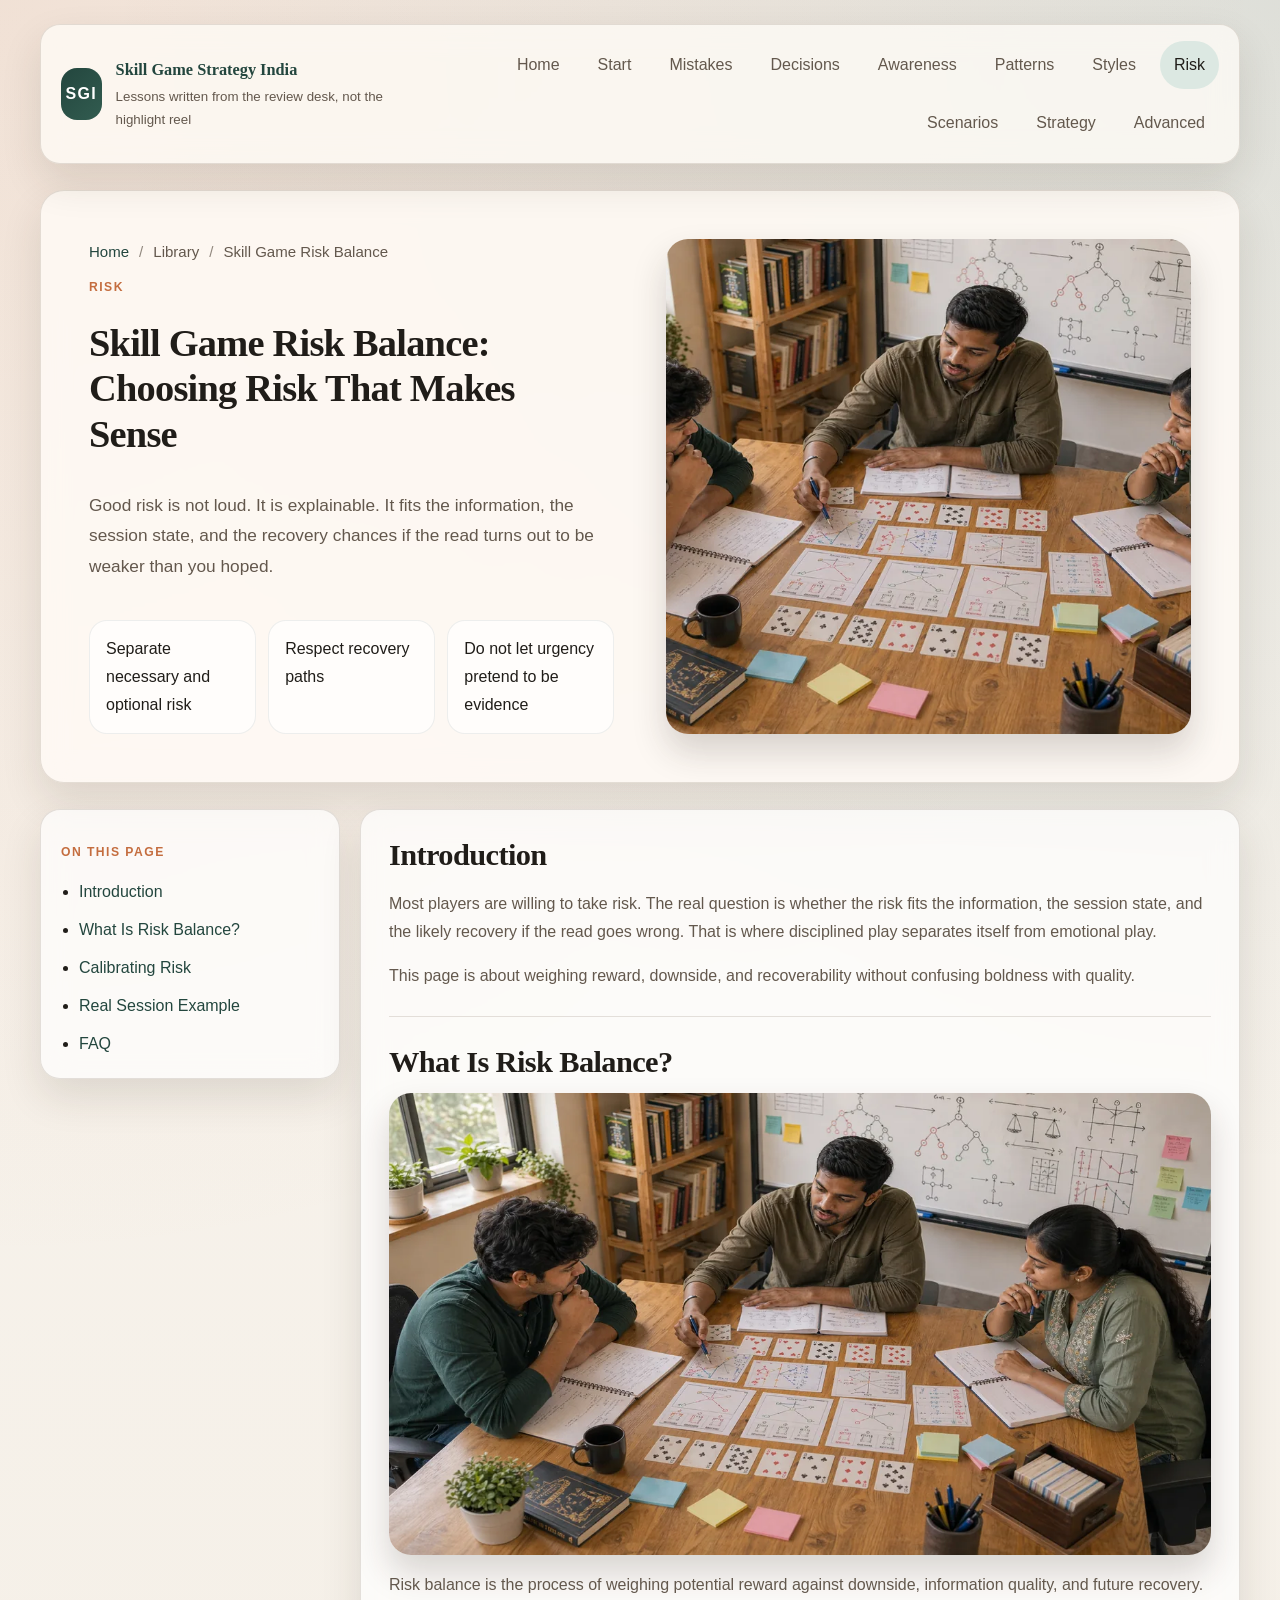
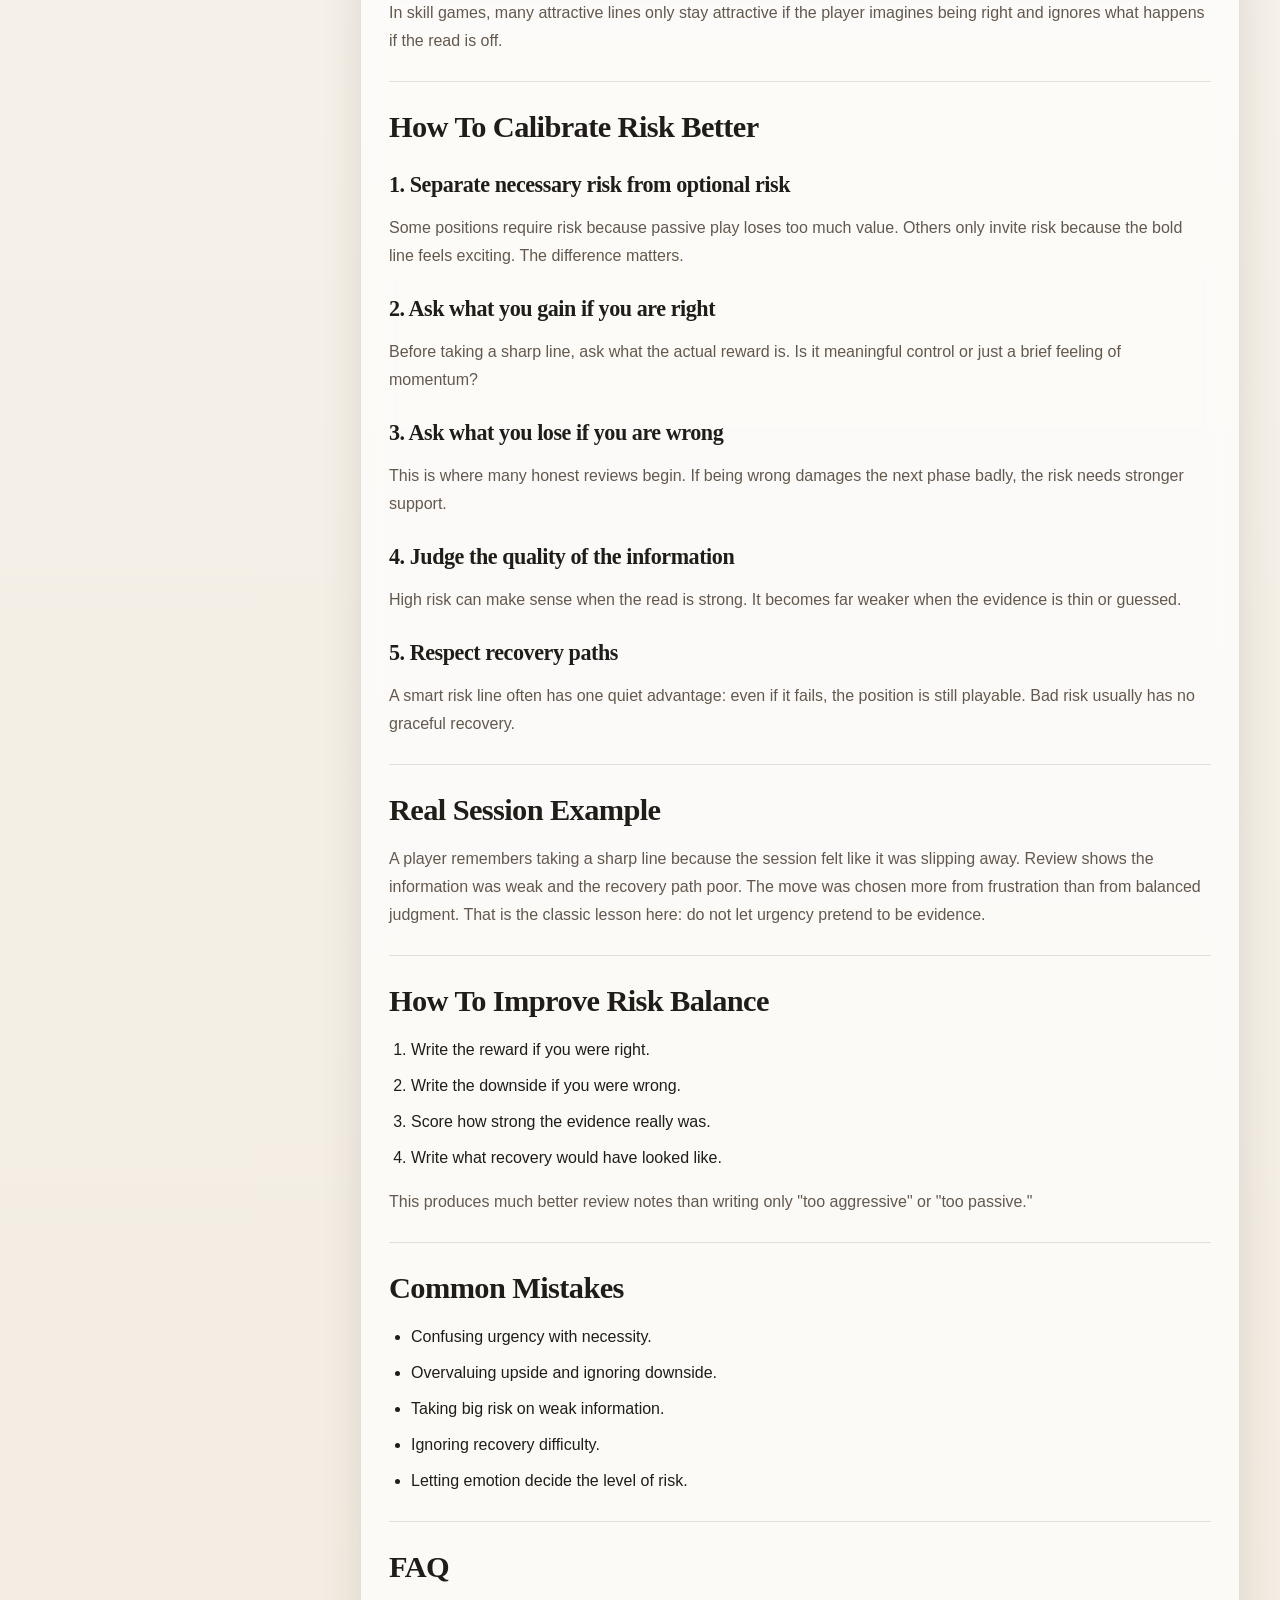
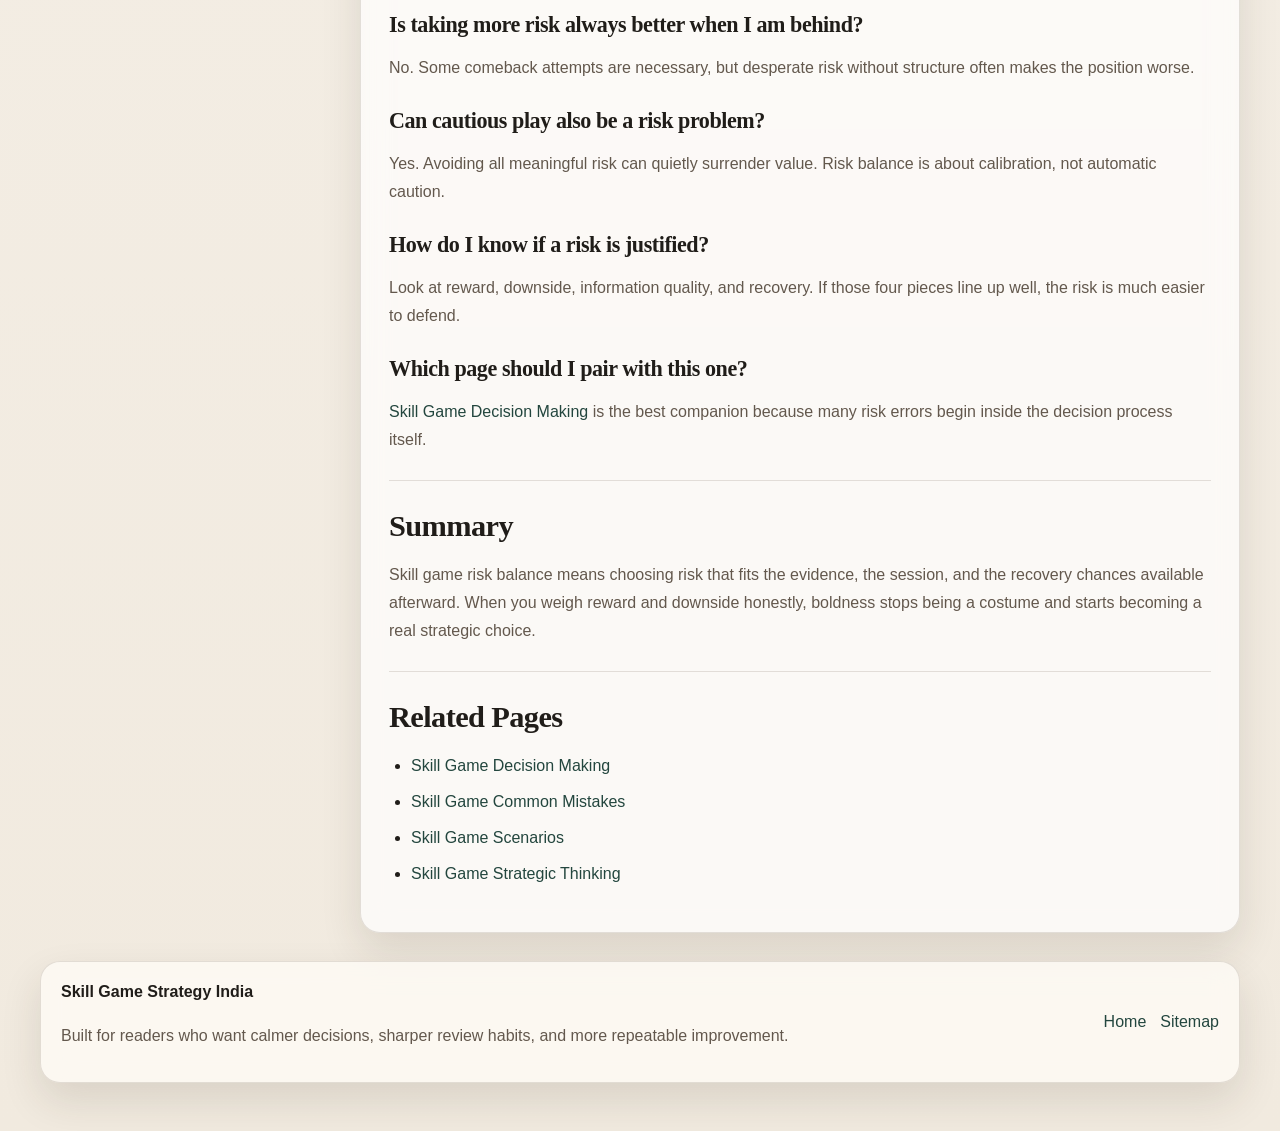
<file: risk-balance.html>
<!doctype html>
<html lang="en">
<head><meta charset="utf-8" /><meta name="viewport" content="width=device-width, initial-scale=1" /><title>Skill Game Risk Balance: Choosing Risk That Makes Sense</title><meta name="description" content="Learn how to calibrate risk in skill games by weighing reward, downside, information quality, and recovery paths instead of confusing urgency with good structure." /><link rel="canonical" href="./risk-balance.html" /><meta property="og:image" content="./assets/images/risk-balance.webp" /><link rel="stylesheet" href="assets/css/index.css" /></head>
<body data-page="risk-balance"><div class="site-shell"><header class="site-header"><a class="brand" href="index.html"><span class="brand-mark">SGI</span><span><strong>Skill Game Strategy India</strong><small>Lessons written from the review desk, not the highlight reel</small></span></a><button class="menu-toggle" type="button" aria-expanded="false" aria-controls="site-nav">Menu</button><nav id="site-nav" class="site-nav"><a href="index.html">Home</a><a href="fundamentals.html">Start</a><a href="common-mistakes.html">Mistakes</a><a href="decision-making.html">Decisions</a><a href="game-awareness.html">Awareness</a><a href="pattern-recognition.html">Patterns</a><a href="play-styles.html">Styles</a><a href="risk-balance.html" class="active">Risk</a><a href="scenarios.html">Scenarios</a><a href="strategic-thinking.html">Strategy</a><a href="advanced-concepts.html">Advanced</a></nav></header><main>
<section class="hero article-hero"><div class="hero-copy"><nav class="breadcrumbs"><a href="index.html">Home</a><span>Library</span><span>Skill Game Risk Balance</span></nav><p class="eyebrow">Risk</p><h1>Skill Game Risk Balance: Choosing Risk That Makes Sense</h1><p class="hero-summary">Good risk is not loud. It is explainable. It fits the information, the session state, and the recovery chances if the read turns out to be weaker than you hoped.</p><div class="hero-points"><span>Separate necessary and optional risk</span><span>Respect recovery paths</span><span>Do not let urgency pretend to be evidence</span></div></div><div class="hero-visual"><img src="assets/images/risk-balance.webp" alt="Skill game risk balance review scene with planning notes, trade-off board, and focused study setup" loading="eager" /></div></section>
<section class="page-layout"><aside class="page-toc"><div class="toc-card"><p class="toc-label">On This Page</p><ul><li><a href="#introduction">Introduction</a></li><li><a href="#what-is">What Is Risk Balance?</a></li><li><a href="#calibration">Calibrating Risk</a></li><li><a href="#real-session-example">Real Session Example</a></li><li><a href="#faq">FAQ</a></li></ul></div></aside><article class="article-card"><div class="article-body">
<h2 id="introduction">Introduction</h2><p>Most players are willing to take risk. The real question is whether the risk fits the information, the session state, and the likely recovery if the read goes wrong. That is where disciplined play separates itself from emotional play.</p><p>This page is about weighing reward, downside, and recoverability without confusing boldness with quality.</p><hr class="divider" />
<h2 id="what-is">What Is Risk Balance?</h2><figure class="feature-image"><img src="assets/images/risk-balance.webp" alt="Skill game risk balance review scene with planning notes, trade-off board, and focused study setup" loading="lazy" /></figure><p>Risk balance is the process of weighing potential reward against downside, information quality, and future recovery. In skill games, many attractive lines only stay attractive if the player imagines being right and ignores what happens if the read is off.</p><hr class="divider" />
<h2 id="calibration">How To Calibrate Risk Better</h2><h3>1. Separate necessary risk from optional risk</h3><p>Some positions require risk because passive play loses too much value. Others only invite risk because the bold line feels exciting. The difference matters.</p><h3>2. Ask what you gain if you are right</h3><p>Before taking a sharp line, ask what the actual reward is. Is it meaningful control or just a brief feeling of momentum?</p><h3>3. Ask what you lose if you are wrong</h3><p>This is where many honest reviews begin. If being wrong damages the next phase badly, the risk needs stronger support.</p><h3>4. Judge the quality of the information</h3><p>High risk can make sense when the read is strong. It becomes far weaker when the evidence is thin or guessed.</p><h3>5. Respect recovery paths</h3><p>A smart risk line often has one quiet advantage: even if it fails, the position is still playable. Bad risk usually has no graceful recovery.</p><hr class="divider" />
<h2 id="real-session-example">Real Session Example</h2><p>A player remembers taking a sharp line because the session felt like it was slipping away. Review shows the information was weak and the recovery path poor. The move was chosen more from frustration than from balanced judgment. That is the classic lesson here: do not let urgency pretend to be evidence.</p><hr class="divider" />
<h2>How To Improve Risk Balance</h2><ol><li>Write the reward if you were right.</li><li>Write the downside if you were wrong.</li><li>Score how strong the evidence really was.</li><li>Write what recovery would have looked like.</li></ol><p>This produces much better review notes than writing only "too aggressive" or "too passive."</p><hr class="divider" />
<h2>Common Mistakes</h2><ul><li>Confusing urgency with necessity.</li><li>Overvaluing upside and ignoring downside.</li><li>Taking big risk on weak information.</li><li>Ignoring recovery difficulty.</li><li>Letting emotion decide the level of risk.</li></ul><hr class="divider" />
<h2 id="faq">FAQ</h2><h3>Is taking more risk always better when I am behind?</h3><p>No. Some comeback attempts are necessary, but desperate risk without structure often makes the position worse.</p><h3>Can cautious play also be a risk problem?</h3><p>Yes. Avoiding all meaningful risk can quietly surrender value. Risk balance is about calibration, not automatic caution.</p><h3>How do I know if a risk is justified?</h3><p>Look at reward, downside, information quality, and recovery. If those four pieces line up well, the risk is much easier to defend.</p><h3>Which page should I pair with this one?</h3><p><a href="decision-making.html">Skill Game Decision Making</a> is the best companion because many risk errors begin inside the decision process itself.</p><hr class="divider" />
<h2>Summary</h2><p>Skill game risk balance means choosing risk that fits the evidence, the session, and the recovery chances available afterward. When you weigh reward and downside honestly, boldness stops being a costume and starts becoming a real strategic choice.</p><hr class="divider" />
<h2>Related Pages</h2><ul><li><a href="decision-making.html">Skill Game Decision Making</a></li><li><a href="common-mistakes.html">Skill Game Common Mistakes</a></li><li><a href="scenarios.html">Skill Game Scenarios</a></li><li><a href="strategic-thinking.html">Skill Game Strategic Thinking</a></li></ul>
</div></article></section></main><footer class="site-footer"><div><strong>Skill Game Strategy India</strong><p>Built for readers who want calmer decisions, sharper review habits, and more repeatable improvement.</p></div><div class="footer-links"><a href="index.html">Home</a><a href="sitemap.xml">Sitemap</a></div></footer></div><script src="assets/js/index.js"></script></body></html>
</file>
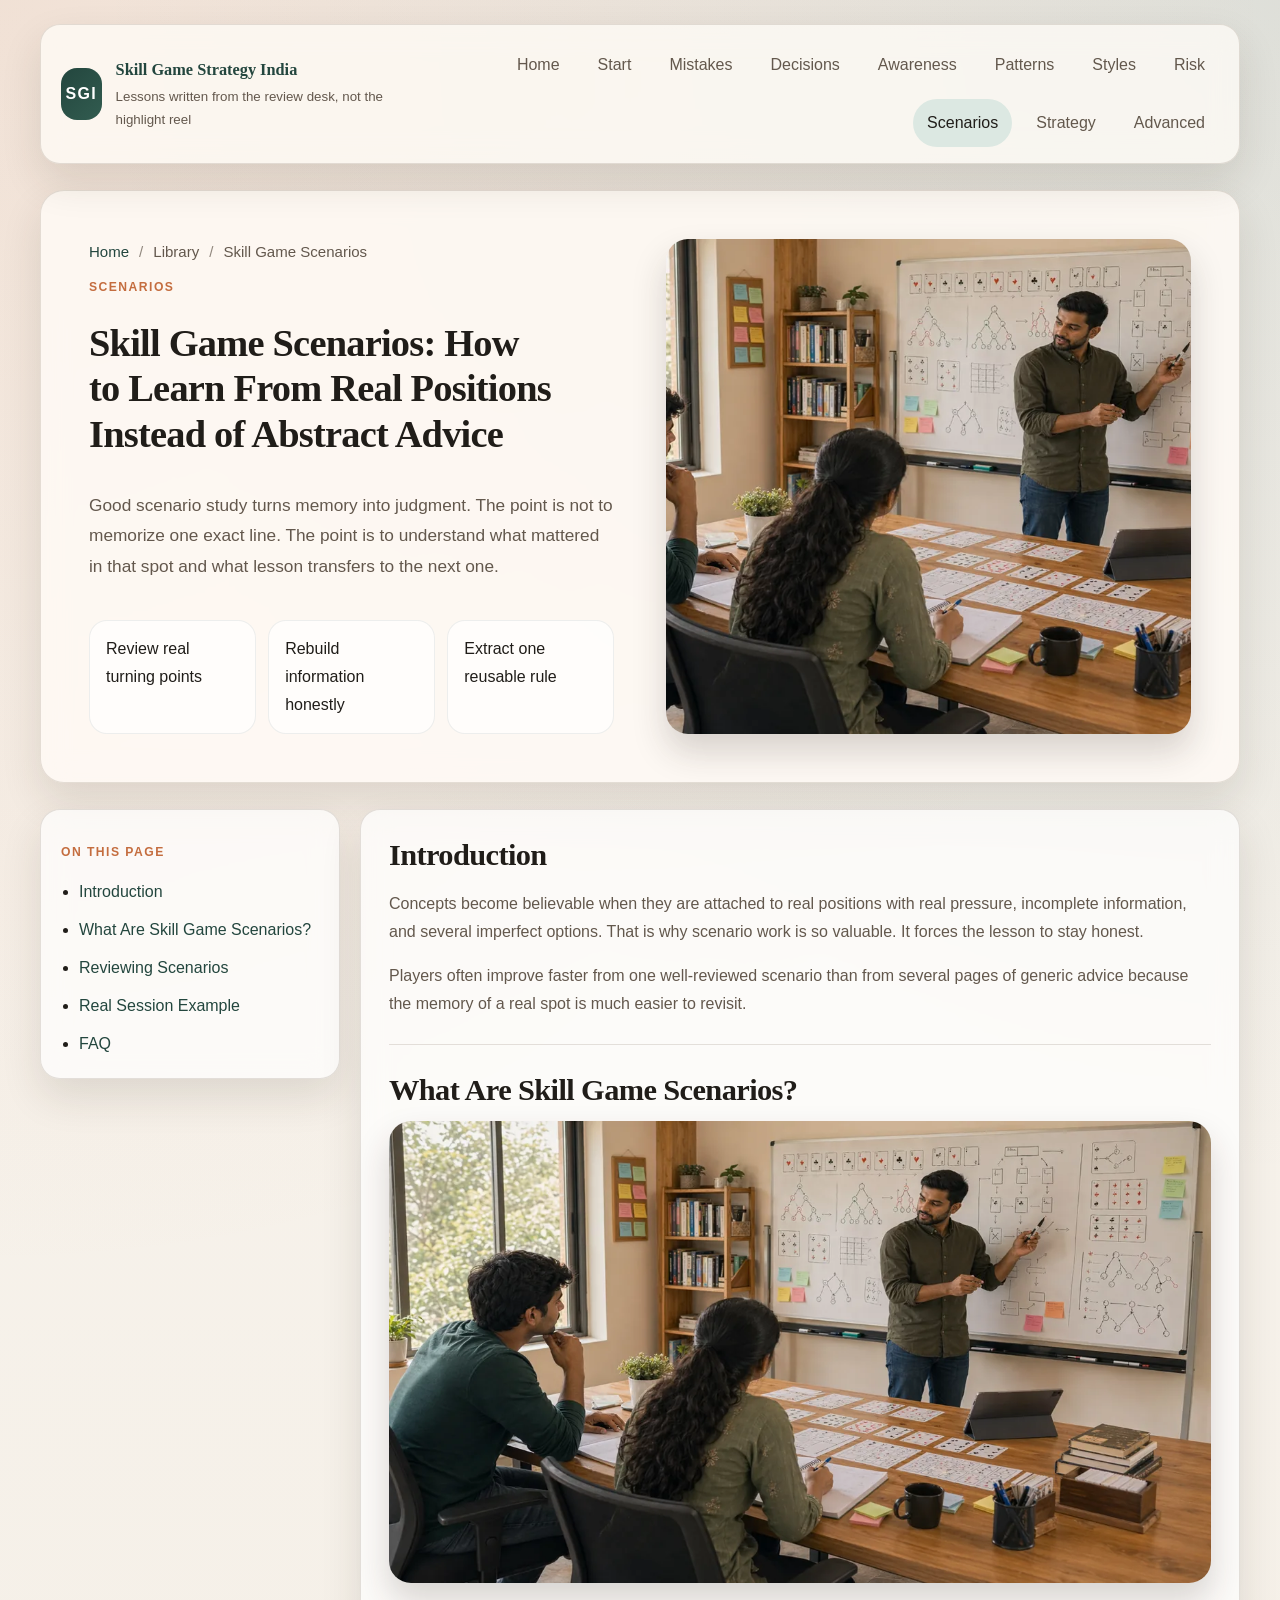
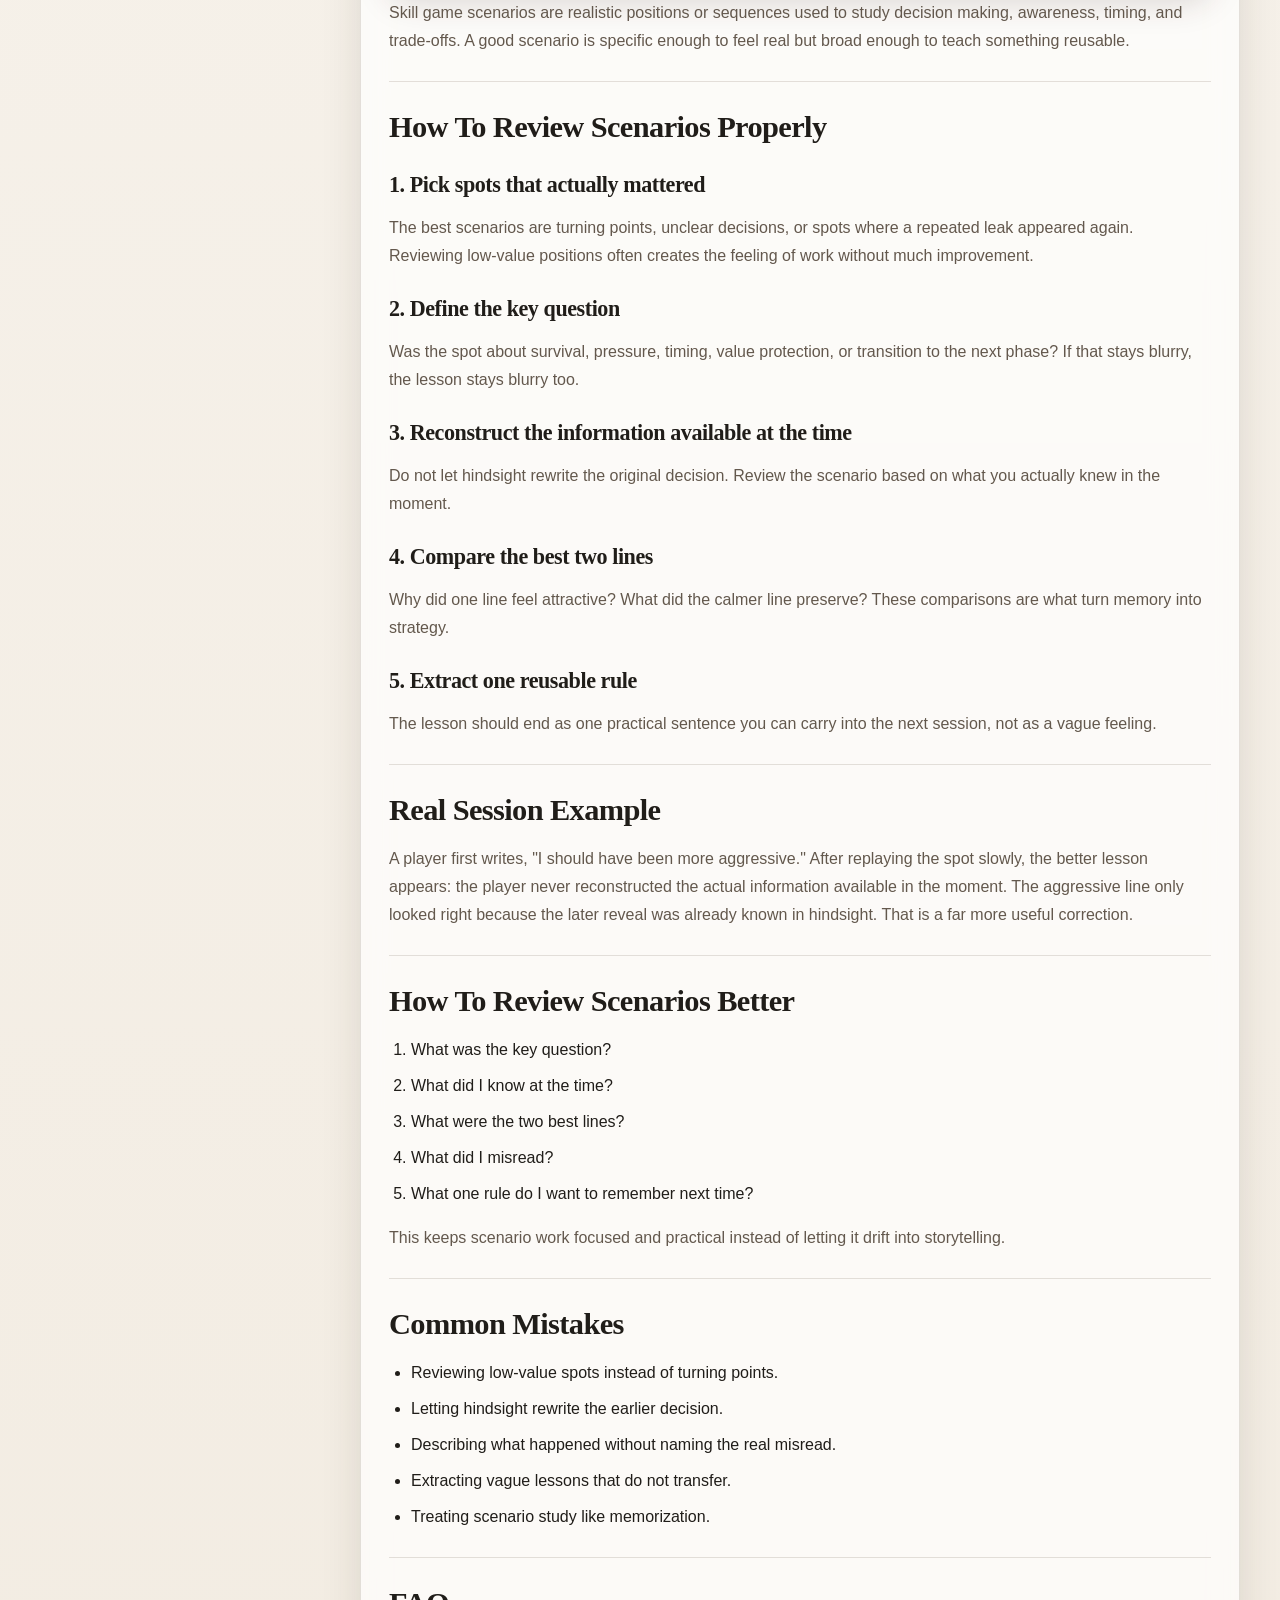
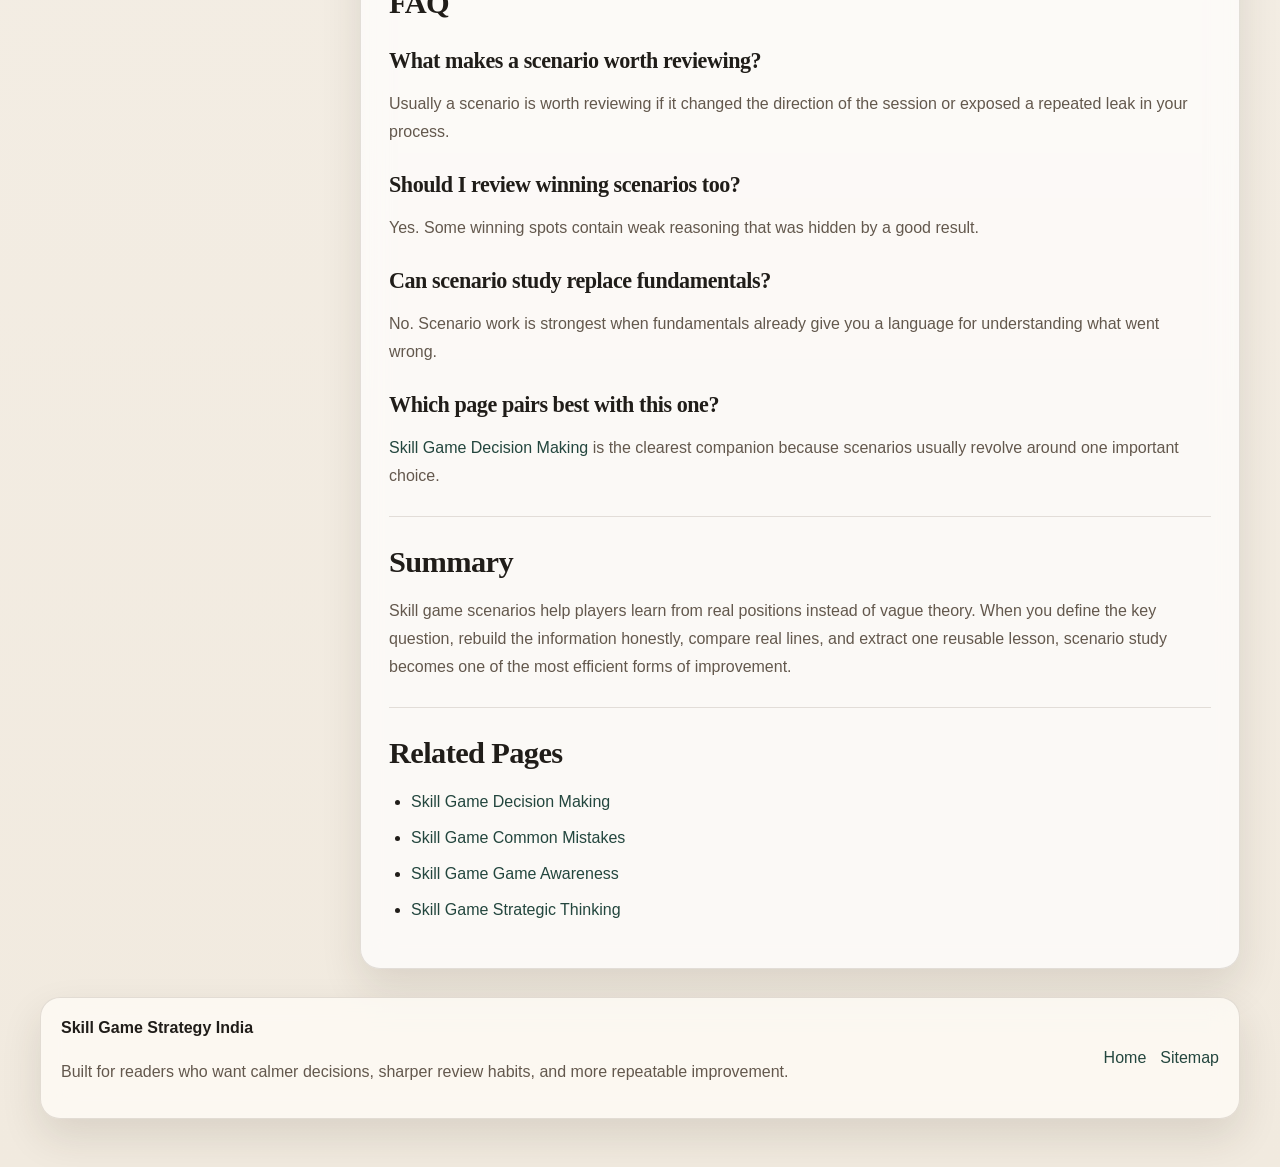
<file: scenarios.html>
<!doctype html>
<html lang="en">
<head><meta charset="utf-8" /><meta name="viewport" content="width=device-width, initial-scale=1" /><title>Skill Game Scenarios: How to Learn From Real Positions Instead of Abstract Advice</title><meta name="description" content="Learn how to study real skill game scenarios by identifying the key question, reconstructing the information honestly, and extracting one reusable lesson." /><link rel="canonical" href="./scenarios.html" /><meta property="og:image" content="./assets/images/scenarios.webp" /><link rel="stylesheet" href="assets/css/index.css" /></head>
<body data-page="scenarios"><div class="site-shell"><header class="site-header"><a class="brand" href="index.html"><span class="brand-mark">SGI</span><span><strong>Skill Game Strategy India</strong><small>Lessons written from the review desk, not the highlight reel</small></span></a><button class="menu-toggle" type="button" aria-expanded="false" aria-controls="site-nav">Menu</button><nav id="site-nav" class="site-nav"><a href="index.html">Home</a><a href="fundamentals.html">Start</a><a href="common-mistakes.html">Mistakes</a><a href="decision-making.html">Decisions</a><a href="game-awareness.html">Awareness</a><a href="pattern-recognition.html">Patterns</a><a href="play-styles.html">Styles</a><a href="risk-balance.html">Risk</a><a href="scenarios.html" class="active">Scenarios</a><a href="strategic-thinking.html">Strategy</a><a href="advanced-concepts.html">Advanced</a></nav></header><main>
<section class="hero article-hero"><div class="hero-copy"><nav class="breadcrumbs"><a href="index.html">Home</a><span>Library</span><span>Skill Game Scenarios</span></nav><p class="eyebrow">Scenarios</p><h1>Skill Game Scenarios: How to Learn From Real Positions Instead of Abstract Advice</h1><p class="hero-summary">Good scenario study turns memory into judgment. The point is not to memorize one exact line. The point is to understand what mattered in that spot and what lesson transfers to the next one.</p><div class="hero-points"><span>Review real turning points</span><span>Rebuild information honestly</span><span>Extract one reusable rule</span></div></div><div class="hero-visual"><img src="assets/images/scenarios.webp" alt="Skill game scenario review scene with notebook sketches, example positions, and calm teaching workspace" loading="eager" /></div></section>
<section class="page-layout"><aside class="page-toc"><div class="toc-card"><p class="toc-label">On This Page</p><ul><li><a href="#introduction">Introduction</a></li><li><a href="#what-are">What Are Skill Game Scenarios?</a></li><li><a href="#reviewing">Reviewing Scenarios</a></li><li><a href="#real-session-example">Real Session Example</a></li><li><a href="#faq">FAQ</a></li></ul></div></aside><article class="article-card"><div class="article-body">
<h2 id="introduction">Introduction</h2><p>Concepts become believable when they are attached to real positions with real pressure, incomplete information, and several imperfect options. That is why scenario work is so valuable. It forces the lesson to stay honest.</p><p>Players often improve faster from one well-reviewed scenario than from several pages of generic advice because the memory of a real spot is much easier to revisit.</p><hr class="divider" />
<h2 id="what-are">What Are Skill Game Scenarios?</h2><figure class="feature-image"><img src="assets/images/scenarios.webp" alt="Skill game scenario review scene with notebook sketches, example positions, and calm teaching workspace" loading="lazy" /></figure><p>Skill game scenarios are realistic positions or sequences used to study decision making, awareness, timing, and trade-offs. A good scenario is specific enough to feel real but broad enough to teach something reusable.</p><hr class="divider" />
<h2 id="reviewing">How To Review Scenarios Properly</h2><h3>1. Pick spots that actually mattered</h3><p>The best scenarios are turning points, unclear decisions, or spots where a repeated leak appeared again. Reviewing low-value positions often creates the feeling of work without much improvement.</p><h3>2. Define the key question</h3><p>Was the spot about survival, pressure, timing, value protection, or transition to the next phase? If that stays blurry, the lesson stays blurry too.</p><h3>3. Reconstruct the information available at the time</h3><p>Do not let hindsight rewrite the original decision. Review the scenario based on what you actually knew in the moment.</p><h3>4. Compare the best two lines</h3><p>Why did one line feel attractive? What did the calmer line preserve? These comparisons are what turn memory into strategy.</p><h3>5. Extract one reusable rule</h3><p>The lesson should end as one practical sentence you can carry into the next session, not as a vague feeling.</p><hr class="divider" />
<h2 id="real-session-example">Real Session Example</h2><p>A player first writes, "I should have been more aggressive." After replaying the spot slowly, the better lesson appears: the player never reconstructed the actual information available in the moment. The aggressive line only looked right because the later reveal was already known in hindsight. That is a far more useful correction.</p><hr class="divider" />
<h2>How To Review Scenarios Better</h2><ol><li>What was the key question?</li><li>What did I know at the time?</li><li>What were the two best lines?</li><li>What did I misread?</li><li>What one rule do I want to remember next time?</li></ol><p>This keeps scenario work focused and practical instead of letting it drift into storytelling.</p><hr class="divider" />
<h2>Common Mistakes</h2><ul><li>Reviewing low-value spots instead of turning points.</li><li>Letting hindsight rewrite the earlier decision.</li><li>Describing what happened without naming the real misread.</li><li>Extracting vague lessons that do not transfer.</li><li>Treating scenario study like memorization.</li></ul><hr class="divider" />
<h2 id="faq">FAQ</h2><h3>What makes a scenario worth reviewing?</h3><p>Usually a scenario is worth reviewing if it changed the direction of the session or exposed a repeated leak in your process.</p><h3>Should I review winning scenarios too?</h3><p>Yes. Some winning spots contain weak reasoning that was hidden by a good result.</p><h3>Can scenario study replace fundamentals?</h3><p>No. Scenario work is strongest when fundamentals already give you a language for understanding what went wrong.</p><h3>Which page pairs best with this one?</h3><p><a href="decision-making.html">Skill Game Decision Making</a> is the clearest companion because scenarios usually revolve around one important choice.</p><hr class="divider" />
<h2>Summary</h2><p>Skill game scenarios help players learn from real positions instead of vague theory. When you define the key question, rebuild the information honestly, compare real lines, and extract one reusable lesson, scenario study becomes one of the most efficient forms of improvement.</p><hr class="divider" />
<h2>Related Pages</h2><ul><li><a href="decision-making.html">Skill Game Decision Making</a></li><li><a href="common-mistakes.html">Skill Game Common Mistakes</a></li><li><a href="game-awareness.html">Skill Game Game Awareness</a></li><li><a href="strategic-thinking.html">Skill Game Strategic Thinking</a></li></ul>
</div></article></section></main><footer class="site-footer"><div><strong>Skill Game Strategy India</strong><p>Built for readers who want calmer decisions, sharper review habits, and more repeatable improvement.</p></div><div class="footer-links"><a href="index.html">Home</a><a href="sitemap.xml">Sitemap</a></div></footer></div><script src="assets/js/index.js"></script></body></html>
</file>
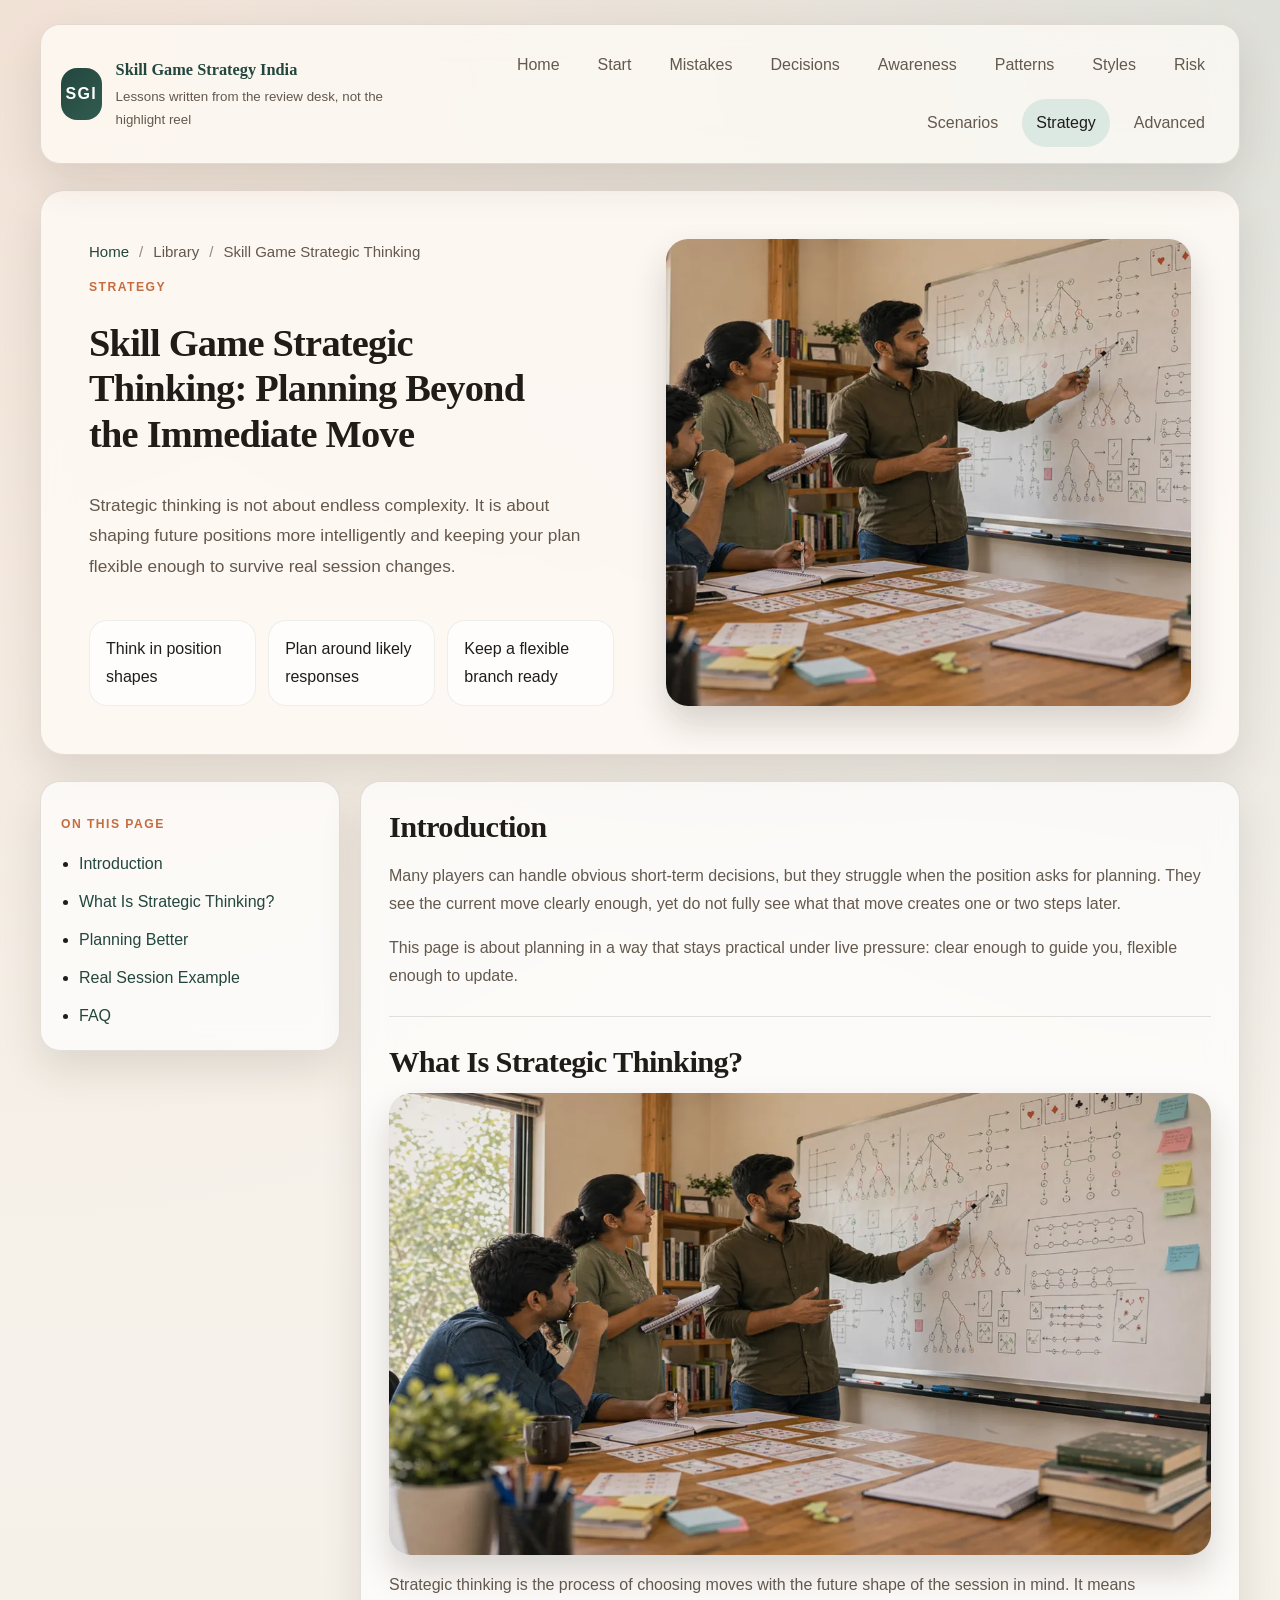
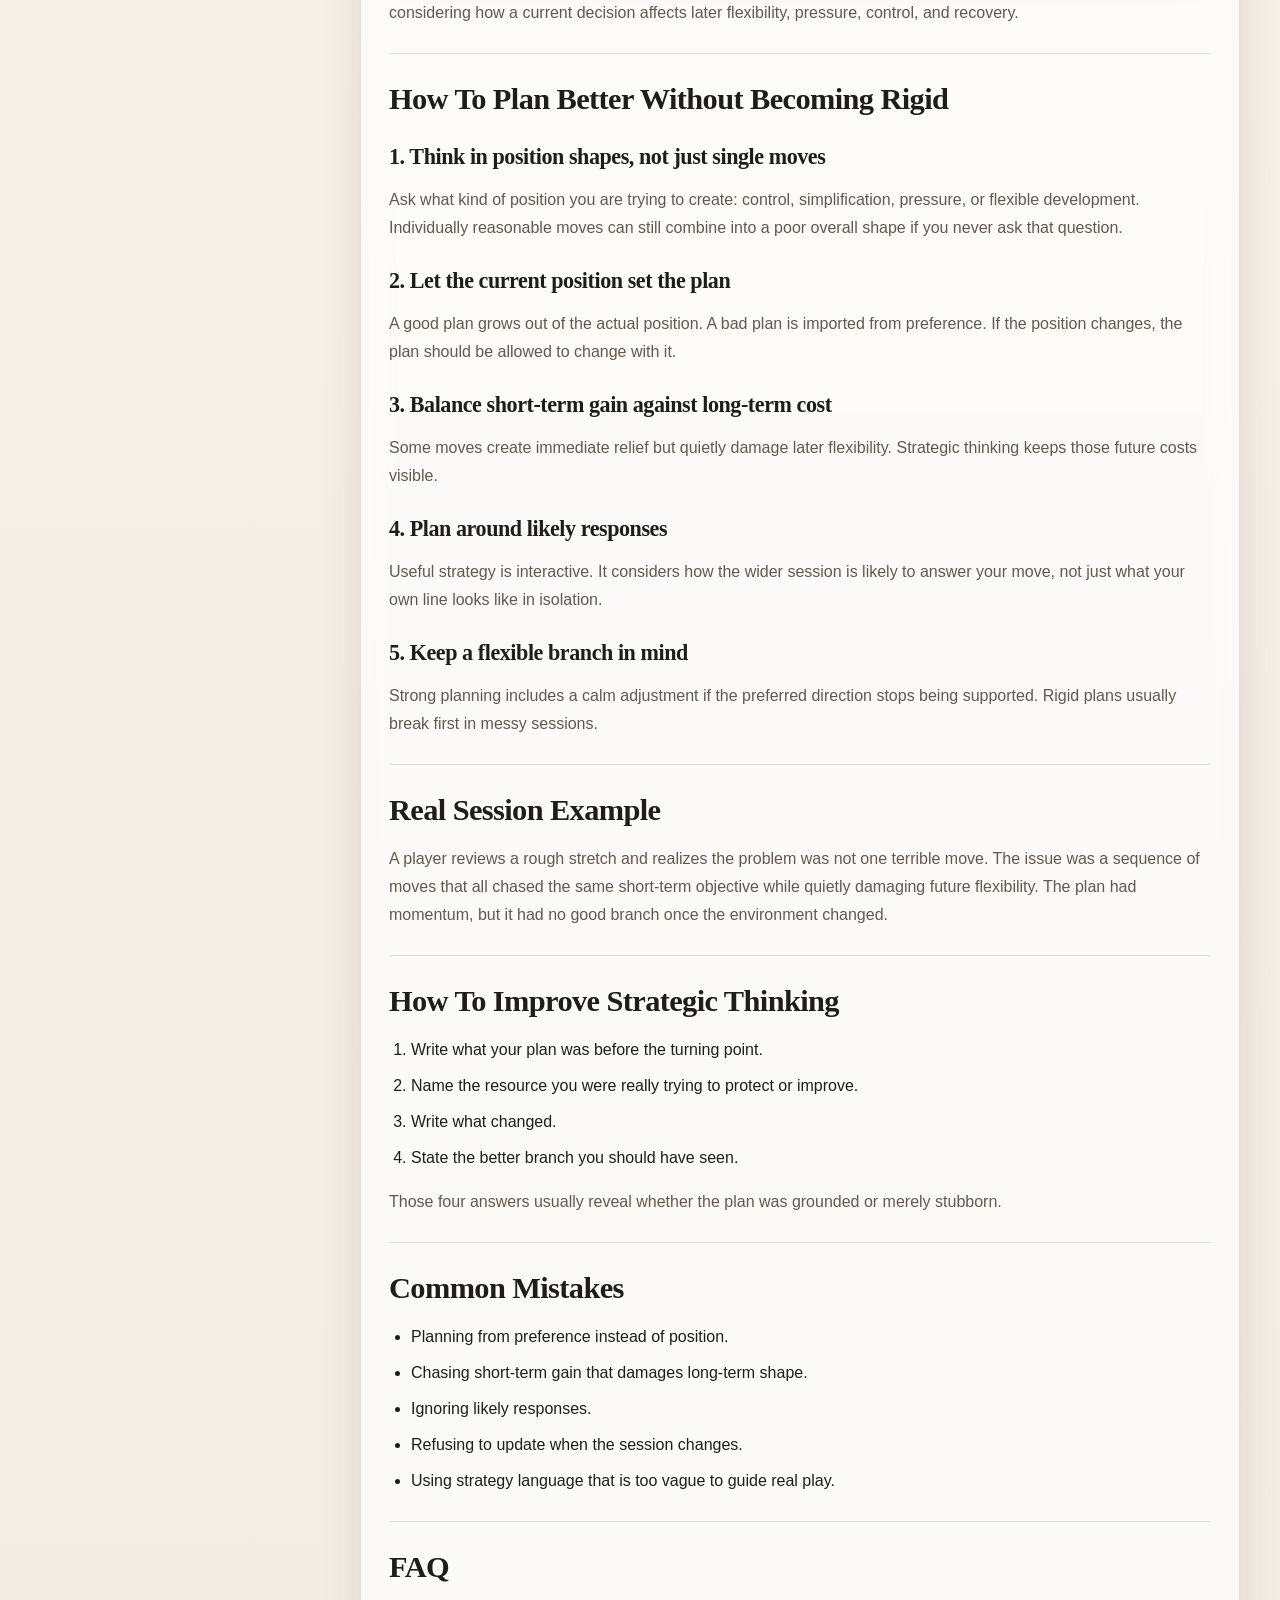
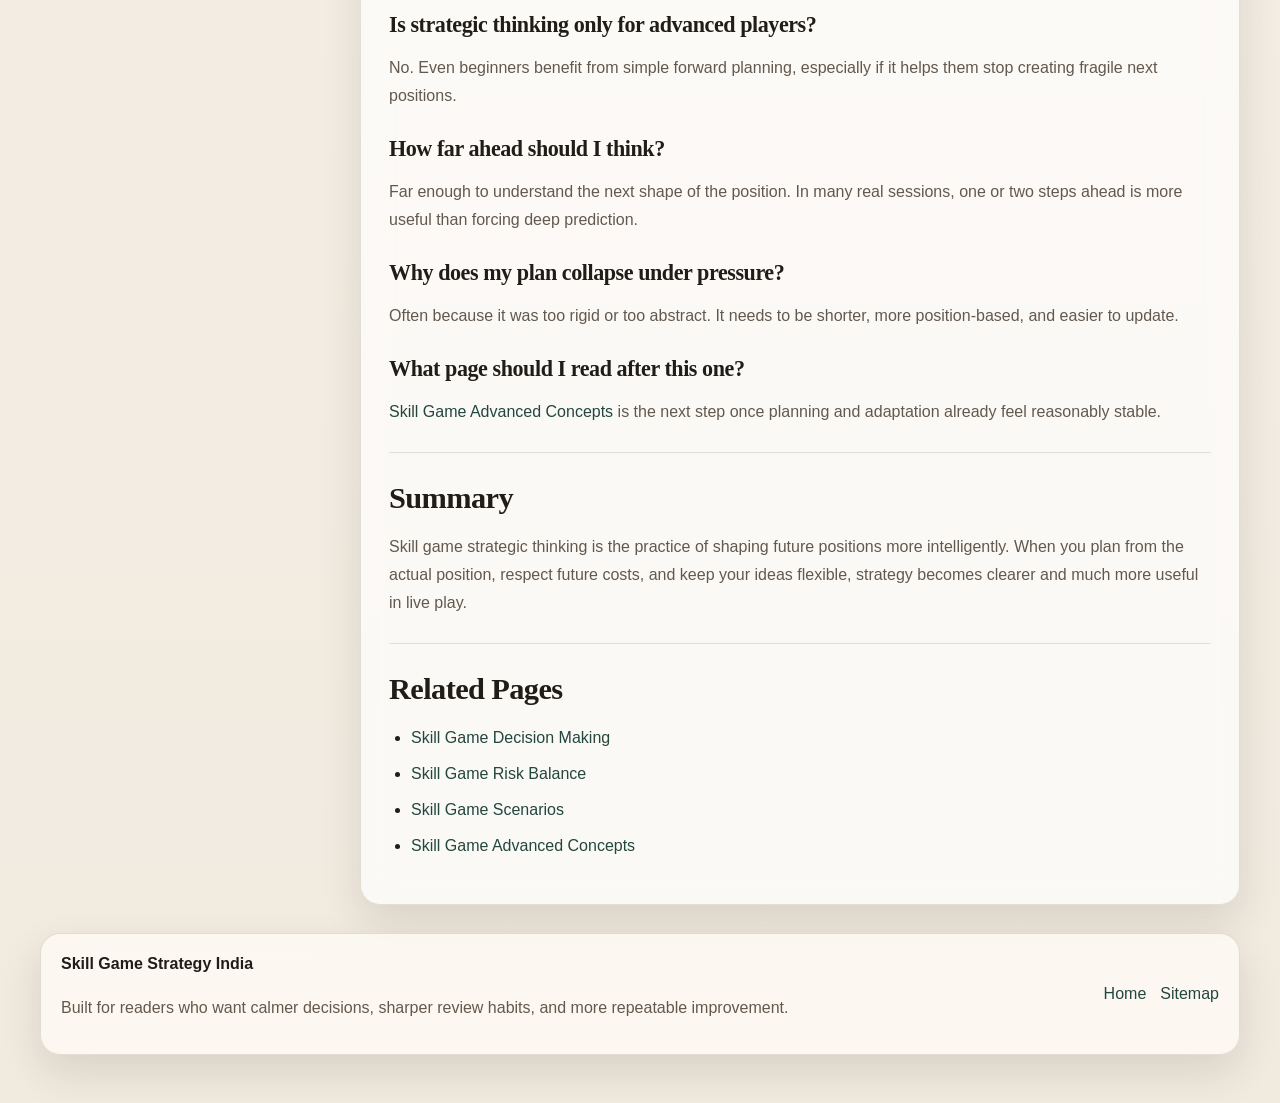
<file: strategic-thinking.html>
<!doctype html>
<html lang="en">
<head><meta charset="utf-8" /><meta name="viewport" content="width=device-width, initial-scale=1" /><title>Skill Game Strategic Thinking: Planning Beyond the Immediate Move</title><meta name="description" content="Learn practical strategic thinking for skill games by planning around future position shape, likely responses, trade-offs, and flexible backup branches." /><link rel="canonical" href="./strategic-thinking.html" /><meta property="og:image" content="./assets/images/strategic-thinking.webp" /><link rel="stylesheet" href="assets/css/index.css" /></head>
<body data-page="strategic-thinking"><div class="site-shell"><header class="site-header"><a class="brand" href="index.html"><span class="brand-mark">SGI</span><span><strong>Skill Game Strategy India</strong><small>Lessons written from the review desk, not the highlight reel</small></span></a><button class="menu-toggle" type="button" aria-expanded="false" aria-controls="site-nav">Menu</button><nav id="site-nav" class="site-nav"><a href="index.html">Home</a><a href="fundamentals.html">Start</a><a href="common-mistakes.html">Mistakes</a><a href="decision-making.html">Decisions</a><a href="game-awareness.html">Awareness</a><a href="pattern-recognition.html">Patterns</a><a href="play-styles.html">Styles</a><a href="risk-balance.html">Risk</a><a href="scenarios.html">Scenarios</a><a href="strategic-thinking.html" class="active">Strategy</a><a href="advanced-concepts.html">Advanced</a></nav></header><main>
<section class="hero article-hero"><div class="hero-copy"><nav class="breadcrumbs"><a href="index.html">Home</a><span>Library</span><span>Skill Game Strategic Thinking</span></nav><p class="eyebrow">Strategy</p><h1>Skill Game Strategic Thinking: Planning Beyond the Immediate Move</h1><p class="hero-summary">Strategic thinking is not about endless complexity. It is about shaping future positions more intelligently and keeping your plan flexible enough to survive real session changes.</p><div class="hero-points"><span>Think in position shapes</span><span>Plan around likely responses</span><span>Keep a flexible branch ready</span></div></div><div class="hero-visual"><img src="assets/images/strategic-thinking.webp" alt="Skill game strategic thinking workspace with planning notes, future sequence sketches, and thoughtful analysis setup" loading="eager" /></div></section>
<section class="page-layout"><aside class="page-toc"><div class="toc-card"><p class="toc-label">On This Page</p><ul><li><a href="#introduction">Introduction</a></li><li><a href="#what-is">What Is Strategic Thinking?</a></li><li><a href="#planning">Planning Better</a></li><li><a href="#real-session-example">Real Session Example</a></li><li><a href="#faq">FAQ</a></li></ul></div></aside><article class="article-card"><div class="article-body">
<h2 id="introduction">Introduction</h2><p>Many players can handle obvious short-term decisions, but they struggle when the position asks for planning. They see the current move clearly enough, yet do not fully see what that move creates one or two steps later.</p><p>This page is about planning in a way that stays practical under live pressure: clear enough to guide you, flexible enough to update.</p><hr class="divider" />
<h2 id="what-is">What Is Strategic Thinking?</h2><figure class="feature-image"><img src="assets/images/strategic-thinking.webp" alt="Skill game strategic thinking workspace with planning notes, future sequence sketches, and thoughtful analysis setup" loading="lazy" /></figure><p>Strategic thinking is the process of choosing moves with the future shape of the session in mind. It means considering how a current decision affects later flexibility, pressure, control, and recovery.</p><hr class="divider" />
<h2 id="planning">How To Plan Better Without Becoming Rigid</h2><h3>1. Think in position shapes, not just single moves</h3><p>Ask what kind of position you are trying to create: control, simplification, pressure, or flexible development. Individually reasonable moves can still combine into a poor overall shape if you never ask that question.</p><h3>2. Let the current position set the plan</h3><p>A good plan grows out of the actual position. A bad plan is imported from preference. If the position changes, the plan should be allowed to change with it.</p><h3>3. Balance short-term gain against long-term cost</h3><p>Some moves create immediate relief but quietly damage later flexibility. Strategic thinking keeps those future costs visible.</p><h3>4. Plan around likely responses</h3><p>Useful strategy is interactive. It considers how the wider session is likely to answer your move, not just what your own line looks like in isolation.</p><h3>5. Keep a flexible branch in mind</h3><p>Strong planning includes a calm adjustment if the preferred direction stops being supported. Rigid plans usually break first in messy sessions.</p><hr class="divider" />
<h2 id="real-session-example">Real Session Example</h2><p>A player reviews a rough stretch and realizes the problem was not one terrible move. The issue was a sequence of moves that all chased the same short-term objective while quietly damaging future flexibility. The plan had momentum, but it had no good branch once the environment changed.</p><hr class="divider" />
<h2>How To Improve Strategic Thinking</h2><ol><li>Write what your plan was before the turning point.</li><li>Name the resource you were really trying to protect or improve.</li><li>Write what changed.</li><li>State the better branch you should have seen.</li></ol><p>Those four answers usually reveal whether the plan was grounded or merely stubborn.</p><hr class="divider" />
<h2>Common Mistakes</h2><ul><li>Planning from preference instead of position.</li><li>Chasing short-term gain that damages long-term shape.</li><li>Ignoring likely responses.</li><li>Refusing to update when the session changes.</li><li>Using strategy language that is too vague to guide real play.</li></ul><hr class="divider" />
<h2 id="faq">FAQ</h2><h3>Is strategic thinking only for advanced players?</h3><p>No. Even beginners benefit from simple forward planning, especially if it helps them stop creating fragile next positions.</p><h3>How far ahead should I think?</h3><p>Far enough to understand the next shape of the position. In many real sessions, one or two steps ahead is more useful than forcing deep prediction.</p><h3>Why does my plan collapse under pressure?</h3><p>Often because it was too rigid or too abstract. It needs to be shorter, more position-based, and easier to update.</p><h3>What page should I read after this one?</h3><p><a href="advanced-concepts.html">Skill Game Advanced Concepts</a> is the next step once planning and adaptation already feel reasonably stable.</p><hr class="divider" />
<h2>Summary</h2><p>Skill game strategic thinking is the practice of shaping future positions more intelligently. When you plan from the actual position, respect future costs, and keep your ideas flexible, strategy becomes clearer and much more useful in live play.</p><hr class="divider" />
<h2>Related Pages</h2><ul><li><a href="decision-making.html">Skill Game Decision Making</a></li><li><a href="risk-balance.html">Skill Game Risk Balance</a></li><li><a href="scenarios.html">Skill Game Scenarios</a></li><li><a href="advanced-concepts.html">Skill Game Advanced Concepts</a></li></ul>
</div></article></section></main><footer class="site-footer"><div><strong>Skill Game Strategy India</strong><p>Built for readers who want calmer decisions, sharper review habits, and more repeatable improvement.</p></div><div class="footer-links"><a href="index.html">Home</a><a href="sitemap.xml">Sitemap</a></div></footer></div><script src="assets/js/index.js"></script></body></html>
</file>
<file: assets/css/index.css>
:root {
  --bg: #f5efe6;
  --bg-soft: #fcf8f3;
  --surface: rgba(255, 251, 246, 0.84);
  --surface-strong: #fffdf9;
  --text: #201d19;
  --muted: #63584d;
  --line: rgba(82, 63, 44, 0.15);
  --brand: #23463e;
  --brand-soft: #dce8e2;
  --accent: #c46d3f;
  --shadow: 0 18px 40px rgba(51, 38, 25, 0.12);
  --radius: 24px;
  --radius-sm: 16px;
  --content-width: 1200px;
}

* {
  box-sizing: border-box;
}

html {
  scroll-behavior: smooth;
}

body {
  margin: 0;
  color: var(--text);
  background:
    radial-gradient(circle at top left, rgba(196, 109, 63, 0.14), transparent 28%),
    radial-gradient(circle at top right, rgba(35, 70, 62, 0.12), transparent 26%),
    linear-gradient(180deg, #f8f4ee 0%, #f1eadf 100%);
  font-family: "Segoe UI", "Trebuchet MS", Arial, sans-serif;
  line-height: 1.75;
}

img {
  display: block;
  max-width: 100%;
}

a {
  color: var(--brand);
  text-decoration: none;
}

a:hover {
  text-decoration: underline;
}

.site-shell {
  width: min(calc(100% - 32px), var(--content-width));
  margin: 0 auto;
  padding: 24px 0 48px;
}

.site-header,
.site-footer,
.hero,
.story-panel,
.hub-grid-section,
.pathway-panel,
.article-card,
.toc-card,
.related-strip {
  backdrop-filter: blur(14px);
}

.site-header,
.site-footer {
  display: flex;
  align-items: center;
  justify-content: space-between;
  gap: 20px;
  padding: 16px 20px;
  border: 1px solid var(--line);
  border-radius: 20px;
  background: rgba(255, 252, 247, 0.75);
  box-shadow: var(--shadow);
}

.site-header {
  position: sticky;
  top: 14px;
  z-index: 10;
}

.brand {
  display: inline-flex;
  align-items: center;
  gap: 14px;
  min-width: 0;
}

.brand:hover {
  text-decoration: none;
}

.brand-mark {
  display: inline-grid;
  place-items: center;
  width: 52px;
  height: 52px;
  border-radius: 16px;
  background: linear-gradient(135deg, var(--brand), #325c50);
  color: #fff;
  font-weight: 700;
  letter-spacing: 0.08em;
}

.brand strong,
.brand small {
  display: block;
}

.brand strong {
  font-family: "Palatino Linotype", "Book Antiqua", Palatino, serif;
  font-size: 1.02rem;
}

.brand small,
.site-footer p,
.section-heading p,
.hero-summary,
.article-body p,
.guide-card-copy p {
  color: var(--muted);
}

.site-nav {
  display: flex;
  flex-wrap: wrap;
  gap: 10px;
  justify-content: flex-end;
}

.site-nav a {
  padding: 10px 14px;
  border-radius: 999px;
  color: var(--muted);
  transition: 0.2s ease;
}

.site-nav a.active,
.site-nav a:hover {
  color: var(--text);
  background: var(--brand-soft);
  text-decoration: none;
}

.menu-toggle {
  display: none;
  border: 0;
  background: var(--brand);
  color: #fff;
  border-radius: 999px;
  padding: 10px 16px;
  font: inherit;
}

.hero,
.story-panel,
.hub-grid-section,
.pathway-panel,
.related-strip {
  margin-top: 26px;
  border: 1px solid var(--line);
  border-radius: var(--radius);
  background: var(--surface);
  box-shadow: var(--shadow);
}

.hero {
  display: grid;
  grid-template-columns: minmax(0, 1fr) minmax(360px, 1fr);
  gap: clamp(28px, 4vw, 56px);
  padding: clamp(26px, 4vw, 48px);
  align-items: stretch;
}

.hero-copy {
  display: flex;
  flex-direction: column;
  justify-content: center;
  min-width: 0;
}

.hero-copy h1,
.section-heading h2,
.article-card h1,
.article-card h2,
.article-card h3,
.article-card h4,
.guide-card-copy h3,
.story-card h3,
.path-step strong,
.mini-card strong {
  font-family: "Palatino Linotype", "Book Antiqua", Palatino, serif;
  line-height: 1.18;
  letter-spacing: -0.02em;
}

.hero-copy h1 {
  max-width: 11em;
  margin: 10px 0 16px;
  font-size: clamp(2.5rem, 3.3vw, 4rem);
}

.home-hero .hero-copy h1 {
  max-width: 10.6em;
}

.article-hero .hero-copy h1 {
  font-size: clamp(2.2rem, 3vw, 3.45rem);
  max-width: 12.2em;
}

.eyebrow,
.toc-label,
.guide-meta,
.mini-eyebrow {
  text-transform: uppercase;
  letter-spacing: 0.12em;
  font-weight: 700;
  font-size: 0.76rem;
  color: var(--accent);
}

.hero-summary {
  max-width: 66ch;
  font-size: 1.08rem;
}

.hero-points,
.hero-actions,
.pathway-steps,
.story-grid,
.guide-grid,
.mini-grid {
  display: grid;
}

.hero-points {
  grid-template-columns: repeat(3, minmax(0, 1fr));
  gap: 12px;
  margin-top: 22px;
}

.hero-points span,
.path-step,
.story-card,
.guide-card,
.mini-card {
  border: 1px solid rgba(35, 70, 62, 0.08);
}

.hero-points span,
.path-step {
  padding: 14px 16px;
  border-radius: 18px;
  background: rgba(255, 255, 255, 0.64);
}

.hero-actions {
  grid-template-columns: repeat(2, max-content);
  gap: 12px;
  margin-top: 20px;
}

.button {
  display: inline-flex;
  align-items: center;
  justify-content: center;
  min-height: 48px;
  padding: 0 20px;
  border-radius: 999px;
  font-weight: 700;
}

.button.primary {
  color: #fff;
  background: linear-gradient(135deg, var(--brand), #355d53);
}

.button.secondary {
  color: var(--brand);
  background: rgba(35, 70, 62, 0.08);
}

.button:hover {
  text-decoration: none;
}

.hero-visual {
  display: flex;
  min-height: 100%;
}

.hero-visual img,
.guide-card img,
.feature-image img {
  width: 100%;
  object-fit: cover;
  border-radius: 22px;
  box-shadow: 0 18px 34px rgba(44, 34, 25, 0.18);
}

.hero-visual img {
  height: 100%;
  min-height: 420px;
  max-height: 560px;
  object-position: center;
}

.story-panel,
.hub-grid-section,
.pathway-panel,
.related-strip {
  padding: 24px;
}

.section-heading {
  max-width: 760px;
}

.section-heading h2 {
  margin: 10px 0 12px;
  font-size: clamp(1.9rem, 2.6vw, 2.8rem);
}

.story-grid {
  grid-template-columns: repeat(3, minmax(0, 1fr));
  gap: 16px;
  margin-top: 20px;
}

.story-card,
.guide-card,
.mini-card,
.toc-card,
.article-card {
  border-radius: 20px;
  background: rgba(255, 255, 255, 0.7);
}

.story-card {
  padding: 20px;
}

.story-card h3 {
  margin: 0 0 10px;
  font-size: 1.28rem;
}

.guide-grid {
  grid-template-columns: repeat(2, minmax(0, 1fr));
  gap: 18px;
  margin-top: 22px;
}

.guide-card {
  display: grid;
  grid-template-columns: minmax(180px, 240px) minmax(0, 1fr);
  gap: 18px;
  padding: 14px;
  color: inherit;
}

.guide-card:hover,
.mini-card:hover {
  text-decoration: none;
}

.guide-card img {
  height: 100%;
  min-height: 220px;
}

.guide-card-copy {
  display: flex;
  flex-direction: column;
  justify-content: center;
}

.guide-card-copy h3 {
  margin: 10px 0 10px;
  font-size: 1.5rem;
}

.pathway-steps {
  gap: 14px;
  margin-top: 22px;
}

.path-step {
  display: flex;
  align-items: flex-start;
  gap: 14px;
}

.path-step strong {
  font-size: 1.4rem;
  color: var(--brand);
}

.page-layout {
  display: grid;
  grid-template-columns: 300px minmax(0, 1fr);
  gap: 20px;
  margin-top: 26px;
}

.page-toc {
  position: sticky;
  top: 108px;
  align-self: start;
}

.toc-card,
.article-card {
  border: 1px solid var(--line);
  box-shadow: var(--shadow);
}

.toc-card {
  padding: 20px;
}

.toc-card ul {
  margin: 14px 0 0;
  padding-left: 18px;
}

.toc-card li + li {
  margin-top: 10px;
}

.article-card {
  padding: 28px;
}

.breadcrumbs {
  display: flex;
  flex-wrap: wrap;
  gap: 10px;
  color: var(--muted);
  font-size: 0.94rem;
}

.breadcrumbs span::before {
  content: "/";
  margin-right: 10px;
  color: rgba(99, 88, 77, 0.7);
}

.article-body > h2:first-child,
.article-body > h3:first-child {
  margin-top: 0;
}

.article-body h2 {
  margin-top: 28px;
  margin-bottom: 12px;
  font-size: 1.9rem;
}

.article-body h3 {
  margin-top: 26px;
  margin-bottom: 10px;
  font-size: 1.38rem;
}

.article-body h4 {
  margin-top: 18px;
  margin-bottom: 8px;
  font-size: 1.08rem;
}

.article-body ul,
.article-body ol {
  padding-left: 22px;
}

.article-body li + li {
  margin-top: 8px;
}

.divider {
  border: 0;
  border-top: 1px solid var(--line);
  margin: 26px 0;
}

.feature-image {
  margin: 0;
}

.related-strip .mini-grid {
  grid-template-columns: repeat(4, minmax(0, 1fr));
  gap: 16px;
  margin-top: 18px;
}

.mini-card {
  display: grid;
  gap: 8px;
  padding: 18px;
}

.site-footer {
  margin-top: 28px;
}

.footer-links {
  display: flex;
  flex-wrap: wrap;
  gap: 14px;
}

@media (max-width: 1080px) {
  .hero,
  .page-layout,
  .guide-grid,
  .story-grid,
  .related-strip .mini-grid {
    grid-template-columns: 1fr;
  }

  .guide-card {
    grid-template-columns: 1fr;
  }

  .page-toc {
    position: static;
  }

  .hero-points {
    grid-template-columns: 1fr;
  }
}

@media (max-width: 860px) {
  .site-header,
  .site-footer {
    flex-wrap: wrap;
  }

  .menu-toggle {
    display: inline-flex;
  }

  .site-nav {
    display: none;
    width: 100%;
    justify-content: flex-start;
  }

  .site-header.nav-open .site-nav {
    display: flex;
  }

  .hero-actions {
    grid-template-columns: 1fr;
  }

  .button {
    width: 100%;
  }
}

@media (max-width: 640px) {
  .site-shell {
    width: min(calc(100% - 20px), var(--content-width));
    padding-top: 18px;
  }

  .site-header,
  .site-footer,
  .story-panel,
  .hub-grid-section,
  .pathway-panel,
  .related-strip,
  .article-card,
  .toc-card {
    padding: 18px;
    border-radius: 18px;
  }

  .hero {
    padding: 18px;
    border-radius: 18px;
  }

  .hero-visual img {
    min-height: 280px;
    max-height: 360px;
  }

  .brand-mark {
    width: 46px;
    height: 46px;
  }
}
</file>
